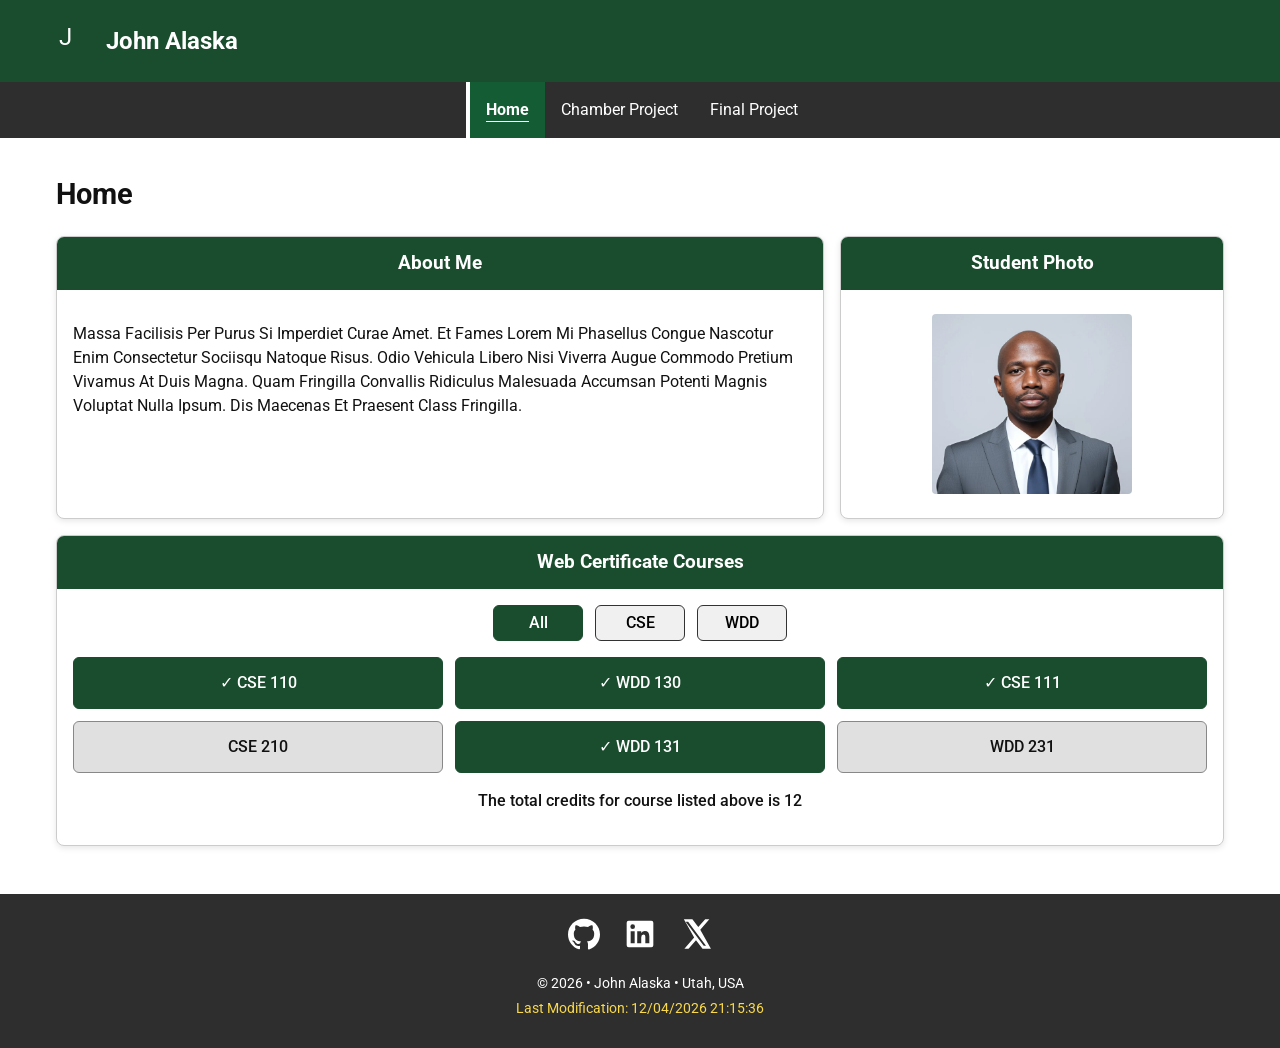
<file: index.html>
<!DOCTYPE html>
<html lang="en">

<head>
    <meta charset="UTF-8">
    <meta name="viewport" content="width=device-width, initial-scale=1.0">
    <title>WDD 231 - Course Home Page - John Alaska</title>
    <meta name="description"
        content="WDD 231 Course Home Page for John Alaska - Web and Computer Programming Certificate">
    <meta name="author" content="John Alaska">
    <link rel="preconnect" href="https://fonts.googleapis.com">
    <link rel="preconnect" href="https://fonts.gstatic.com" crossorigin>
    <link href="https://fonts.googleapis.com/css2?family=Roboto:wght@400;500;700&display=swap" rel="stylesheet">
    <link rel="stylesheet" href="styles/normalize.css">
    <link rel="stylesheet" href="styles/small.css">
    <link rel="stylesheet" href="styles/larger.css">
    <script src="scripts/navigation.js" defer></script>
    <script src="scripts/date.js" defer></script>
    <script src="scripts/course.js" defer></script>
</head>

<body>
    <header>
        <div class="header-top">
            <svg class="logo" viewBox="0 0 100 100" aria-label="Site Logo" role="img">
                <rect width="100" height="100" fill="#1a4d2e" />
                <text x="50" y="58" text-anchor="middle" fill="white" font-size="48" font-family="Roboto">J</text>
            </svg>
            <span class="site-name">John Alaska</span>
            <button id="menu" aria-label="Menu">☰</button>
        </div>
    </header>
    <nav id="animateme">
        <ul class="navigation">
            <li><a href="#" class="active" id="home-link">Home</a></li>
            <li><a href="chamber/index.html">Chamber Project</a></li>
            <li><a href="finalproject/index.html">Final Project</a></li>
        </ul>
    </nav>
    <main>
        <h1>Home</h1>
        <div class="main-grid">
            <section class="card about">
                <h2>About Me</h2>
                <div class="card-content">
                    <p>Massa Facilisis Per Purus Si Imperdiet Curae Amet. Et Fames Lorem Mi Phasellus Congue Nascotur
                        Enim Consectetur Sociisqu Natoque Risus. Odio Vehicula Libero Nisi Viverra Augue Commodo Pretium
                        Vivamus At Duis Magna. Quam Fringilla Convallis Ridiculus Malesuada Accumsan Potenti Magnis
                        Voluptat Nulla Ipsum. Dis Maecenas Et Praesent Class Fringilla.</p>
                </div>
            </section>
            <section class="card photo">
                <h2>Student Photo</h2>
                <div class="card-content photo-content">
                    <img src="images/profile.jpg" alt="John Alaska - Student Photo" width="200" height="200"
                        loading="lazy">
                </div>
            </section>
        </div>
        <section class="card certificate">
            <h2>Web Certificate Courses</h2>
            <div class="card-content">
                <div class="filter-buttons">
                    <button id="all" class="filter active">All</button>
                    <button id="cse" class="filter">CSE</button>
                    <button id="wdd" class="filter">WDD</button>
                </div>
                <div id="courses" class="courses-grid"></div>
                <p id="total-credits" class="credits">The total credits for course listed above is 6</p>
            </div>
        </section>
    </main>
    <footer>
        <div class="social">
            <a href="https://github.com/JohnOlshea/wdd231" target="_blank" aria-label="GitHub">
                <svg viewBox="0 0 24 24" width="32" height="32">
                    <path fill="currentColor"
                        d="M12 .5C5.37.5 0 5.78 0 12.292c0 5.207 3.438 9.625 8.205 11.179.6.111.82-.254.82-.562 0-.277-.01-1.165-.015-2.115-3.338.71-4.043-1.394-4.043-1.394-.546-1.36-1.333-1.722-1.333-1.722-1.089-.73.083-.715.083-.715 1.205.082 1.84 1.213 1.84 1.213 1.07 1.798 2.807 1.278 3.492.977.108-.76.419-1.278.762-1.572-2.665-.296-5.466-1.305-5.466-5.806 0-1.283.465-2.332 1.235-3.153-.124-.297-.535-1.493.117-3.112 0 0 1.008-.316 3.3 1.205a11.5 11.5 0 0 1 3.004-.394c1.02.005 2.045.136 3.002.394 2.29-1.521 3.297-1.205 3.297-1.205.653 1.619.242 2.815.118 3.112.77.821 1.235 1.87 1.235 3.153 0 4.512-2.804 5.507-5.475 5.799.43.364.814 1.083.814 2.183 0 1.576-.015 2.848-.015 3.233 0 .31.218.677.824.562C20.565 21.91 24 17.492 24 12.292 24 5.78 18.63.5 12 .5z" />
                </svg>
            </a>
            <a href="https://www.linkedin.com/in/john-o-akala/" target="_blank" aria-label="LinkedIn">
                <svg viewBox="0 0 24 24" width="32" height="32">
                    <path fill="currentColor"
                        d="M20.5 2h-17A1.5 1.5 0 0 0 2 3.5v17A1.5 1.5 0 0 0 3.5 22h17a1.5 1.5 0 0 0 1.5-1.5v-17A1.5 1.5 0 0 0 20.5 2zM8 19H5v-9h3zM6.5 8.25A1.75 1.75 0 1 1 8.25 6.5 1.75 1.75 0 0 1 6.5 8.25zM19 19h-3v-4.74c0-1.42-.6-1.93-1.38-1.93A1.74 1.74 0 0 0 13 14.19a.66.66 0 0 0-.07.24V19h-3s.02-9 0-9h3v1.3a3.1 3.1 0 0 1 2.8-1.53c2.06 0 3.27 1.36 3.27 4.16z" />
                </svg>
            </a>
            <a href="https://x.com/" target="_blank" aria-label="X">
                <svg viewBox="0 0 24 24" width="32" height="32">
                    <path fill="currentColor"
                        d="M18.9 1h3.1l-6.8 7.8L23.2 23h-6.3l-4.9-6.4-5.6 6.4H3.3l7.3-8.3L2.9 1h6.4l4.4 5.8L18.9 1zm-1.1 19.8h1.7L6.1 2.9H4.2z" />
                </svg>
            </a>
        </div>
        <p>&copy; <span id="currentyear"></span> • John Alaska • Utah, USA</p>
        <p id="lastModified"></p>
    </footer>
</body>

</html>
</file>
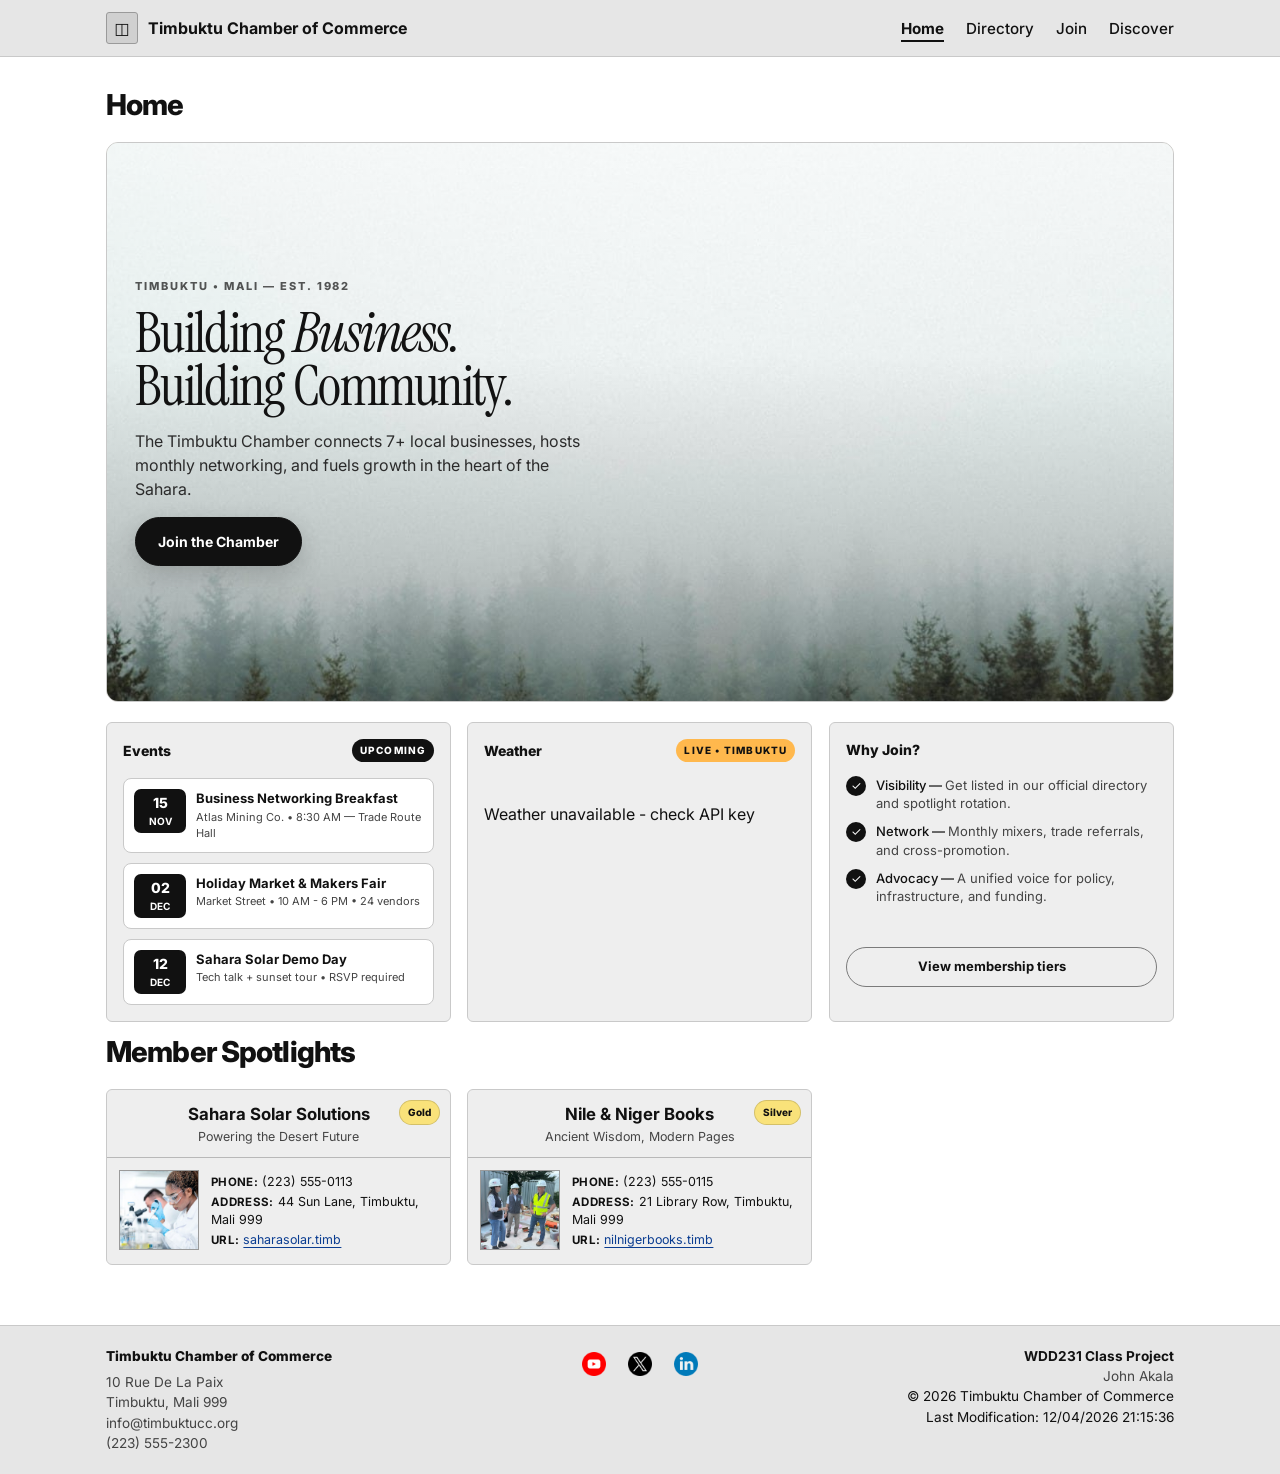
<file: chamber/index.html>
<!DOCTYPE html>
<html lang="en">
<head>
  <meta charset="UTF-8">
  <meta name="viewport" content="width=device-width, initial-scale=1.0">
  <title>Timbuktu Chamber of Commerce - Home</title>
  <meta name="description" content="Welcome to Timbuktu Chamber of Commerce - building business, building community. Join us, discover events, and support local businesses.">
  <meta name="author" content="John Akala">
  <link rel="icon" href="favicon.ico" type="image/x-icon">
  <link rel="icon" href="images/favicon.png" type="image/png">
  <meta property="og:title" content="Timbuktu Chamber of Commerce - Home">
  <meta property="og:description" content="Building business, building community in Timbuktu, Mali.">
  <meta property="og:image" content="https://johnolshea.github.io/wdd231/chamber/images/og-image.webp">
  <meta property="og:url" content="https://johnolshea.github.io/wdd231/chamber/index.html">
  <meta property="og:type" content="website">
  <link rel="preconnect" href="https://fonts.googleapis.com">
  <link rel="preconnect" href="https://fonts.gstatic.com" crossorigin>
  <link href="https://fonts.googleapis.com/css2?family=Inter:wght@400;500;600;700;800&family=Instrument+Serif:ital@0;1&display=swap" rel="stylesheet">
  <link rel="stylesheet" href="styles/normalize.css">
  <link rel="stylesheet" href="styles/small.css">
  <link rel="stylesheet" href="styles/larger.css">
  <script src="scripts/directory.js" defer></script>
  <script src="scripts/weather.js" defer></script>
  <script src="scripts/spotlight.js" defer></script>
</head>
<body>
  <a href="#main-content" class="visually-hidden">Skip to main content</a>
  <header>
    <div class="header-inner">
      <a href="index.html" class="brand" aria-label="Timbuktu Chamber of Commerce home">
        <span class="brand-icon" aria-hidden="true">◫</span>
        <span>Timbuktu Chamber of Commerce</span>
      </a>
      <nav id="navMenu" aria-label="Primary navigation">
        <ul>
          <li><a href="index.html" class="active" aria-current="page">Home</a></li>
          <li><a href="directory.html">Directory</a></li>
          <li><a href="join.html">Join</a></li>
          <li><a href="discover.html">Discover</a></li>
        </ul>
      </nav>
      <button id="menuButton" aria-label="Open navigation menu" aria-expanded="false" aria-controls="menuPanel">☰</button>
    </div>
    <div id="menuPanel" class="menu-panel">
      <a href="index.html" class="active">Home</a>
      <a href="directory.html">Directory</a>
      <a href="join.html">Join</a>
      <a href="discover.html">Discover</a>
    </div>
  </header>
  <main id="main-content">
    <h1 class="page-title">Home</h1>
    <section class="hero" aria-label="Welcome hero">
      <img src="images/banner.jpg" alt="Timbuktu desert dunes at sunset with caravan" class="hero-img" width="1160" height="560" loading="eager" fetchpriority="high">
      <div class="hero-overlay"></div>
      <div class="hero-content">
        <div class="hero-left">
          <p class="eyebrow">TIMBUKTU • MALI — EST. 1982</p>
          <h2 class="hero-title">Building <em>Business.</em><br>Building Community.</h2>
          <p class="hero-sub">The Timbuktu Chamber connects 7+ local businesses, hosts monthly networking, and fuels growth in the heart of the Sahara.</p>
          <a href="join.html" class="cta-primary">Join the Chamber</a>
        </div>
      </div>
    </section>
    <div class="info-grid">
      <article class="member-card"><div class="info-card"><div class="info-card-head"><h2 class="info-card-title">Events</h2><span class="info-badge">Upcoming</span></div><div class="events-list"><div class="event-row"><div class="date-pill"><b>15</b><span>NOV</span></div><div class="event-meta"><div class="ev-title">Business Networking Breakfast</div><div class="ev-desc">Atlas Mining Co. • 8:30 AM — Trade Route Hall</div></div></div><div class="event-row"><div class="date-pill"><b>02</b><span>DEC</span></div><div class="event-meta"><div class="ev-title">Holiday Market & Makers Fair</div><div class="ev-desc">Market Street • 10 AM - 6 PM • 24 vendors</div></div></div><div class="event-row"><div class="date-pill"><b>12</b><span>DEC</span></div><div class="event-meta"><div class="ev-title">Sahara Solar Demo Day</div><div class="ev-desc">Tech talk + sunset tour • RSVP required</div></div></div></div></div></article>
      <article class="member-card"><div class="info-card"><div class="info-card-head"><h2 class="info-card-title">Weather</h2><span id="weather-badge" class="info-badge live-badge">Live • Timbuktu</span></div><div id="weather-current" class="weather-main"><p>Loading weather...</p></div><div id="forecast" class="forecast"></div></div></article>
      <article class="member-card"><div class="info-card"><div class="info-card-head"><h2 class="info-card-title">Why Join?</h2></div><div class="benefits"><div class="benefit"><span class="check">✓</span><p>Visibility — <span>Get listed in our official directory and spotlight rotation.</span></p></div><div class="benefit"><span class="check">✓</span><p>Network — <span>Monthly mixers, trade referrals, and cross-promotion.</span></p></div><div class="benefit"><span class="check">✓</span><p>Advocacy — <span>A unified voice for policy, infrastructure, and funding.</span></p></div></div><a href="join.html" class="secondary-cta">View membership tiers</a></div></article>
    </div>
    <h2 class="page-title">Member Spotlights</h2>
    <div id="spotlights" class="cards-grid" aria-live="polite"></div>
  </main>
  <footer>
    <div class="footer-inner">
      <div><div class="footer-title">Timbuktu Chamber of Commerce</div><div class="footer-muted">10 Rue De La Paix<br>Timbuktu, Mali 999<br>info@timbuktucc.org<br>(223) 555-2300</div></div>
      <div class="social-col"><div class="social-row" role="group" aria-label="Social media"><a href="https://youtube.com" target="_blank" rel="noopener" aria-label="YouTube"><img src="images/youtube.png" alt="youtube" width="24" height="24"></a><a href="https://x.com" target="_blank" rel="noopener" aria-label="X"><img src="images/twitter.png" alt="twitter" width="24" height="24"></a><a href="https://linkedin.com" target="_blank" rel="noopener" aria-label="LinkedIn"><img src="images/linkedin.png" alt="linkedin" width="24" height="24"></a></div></div>
      <div class="right-col"><div><strong>WDD231 Class Project</strong></div><div class="footer-muted">John Akala</div><div>© <span id="currentyear"></span> Timbuktu Chamber of Commerce</div><div>Last Modification: <span id="lastModified"></span></div></div>
    </div>
  </footer>
</body>
</html>
</file>
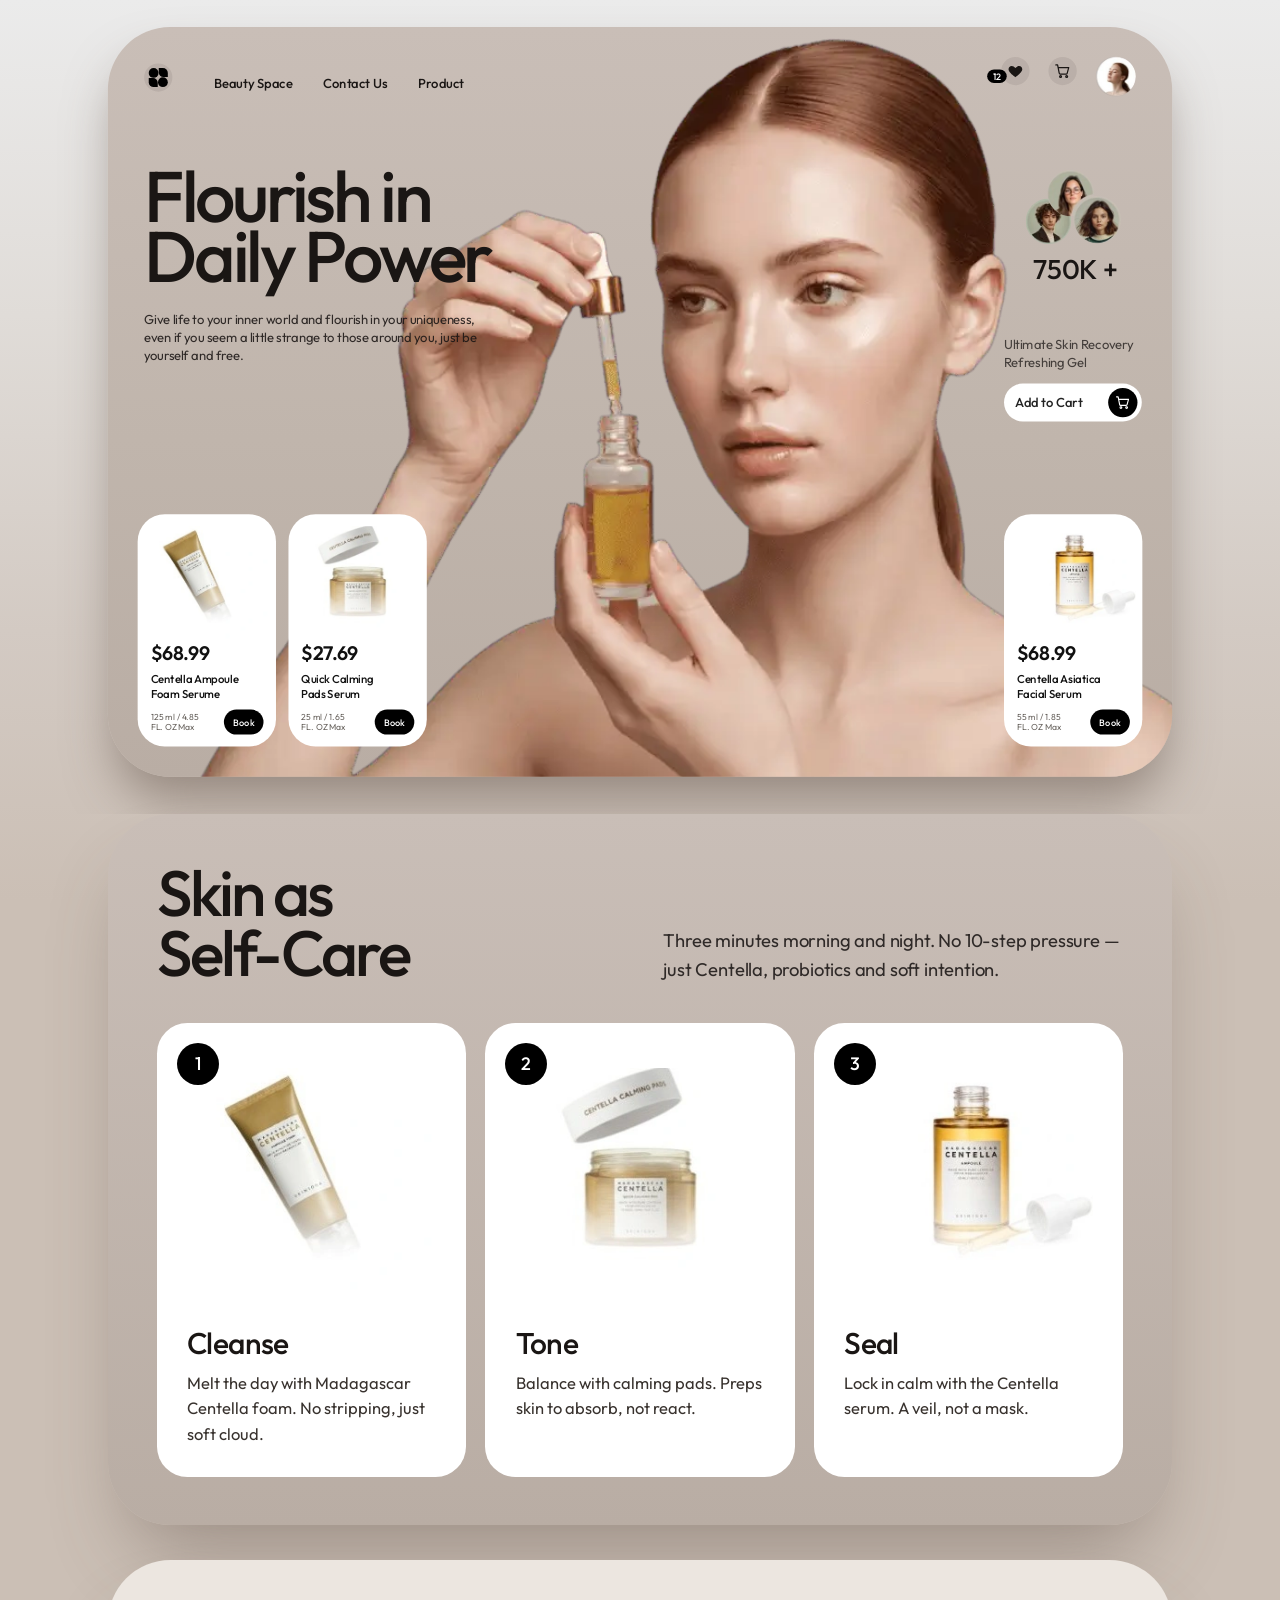
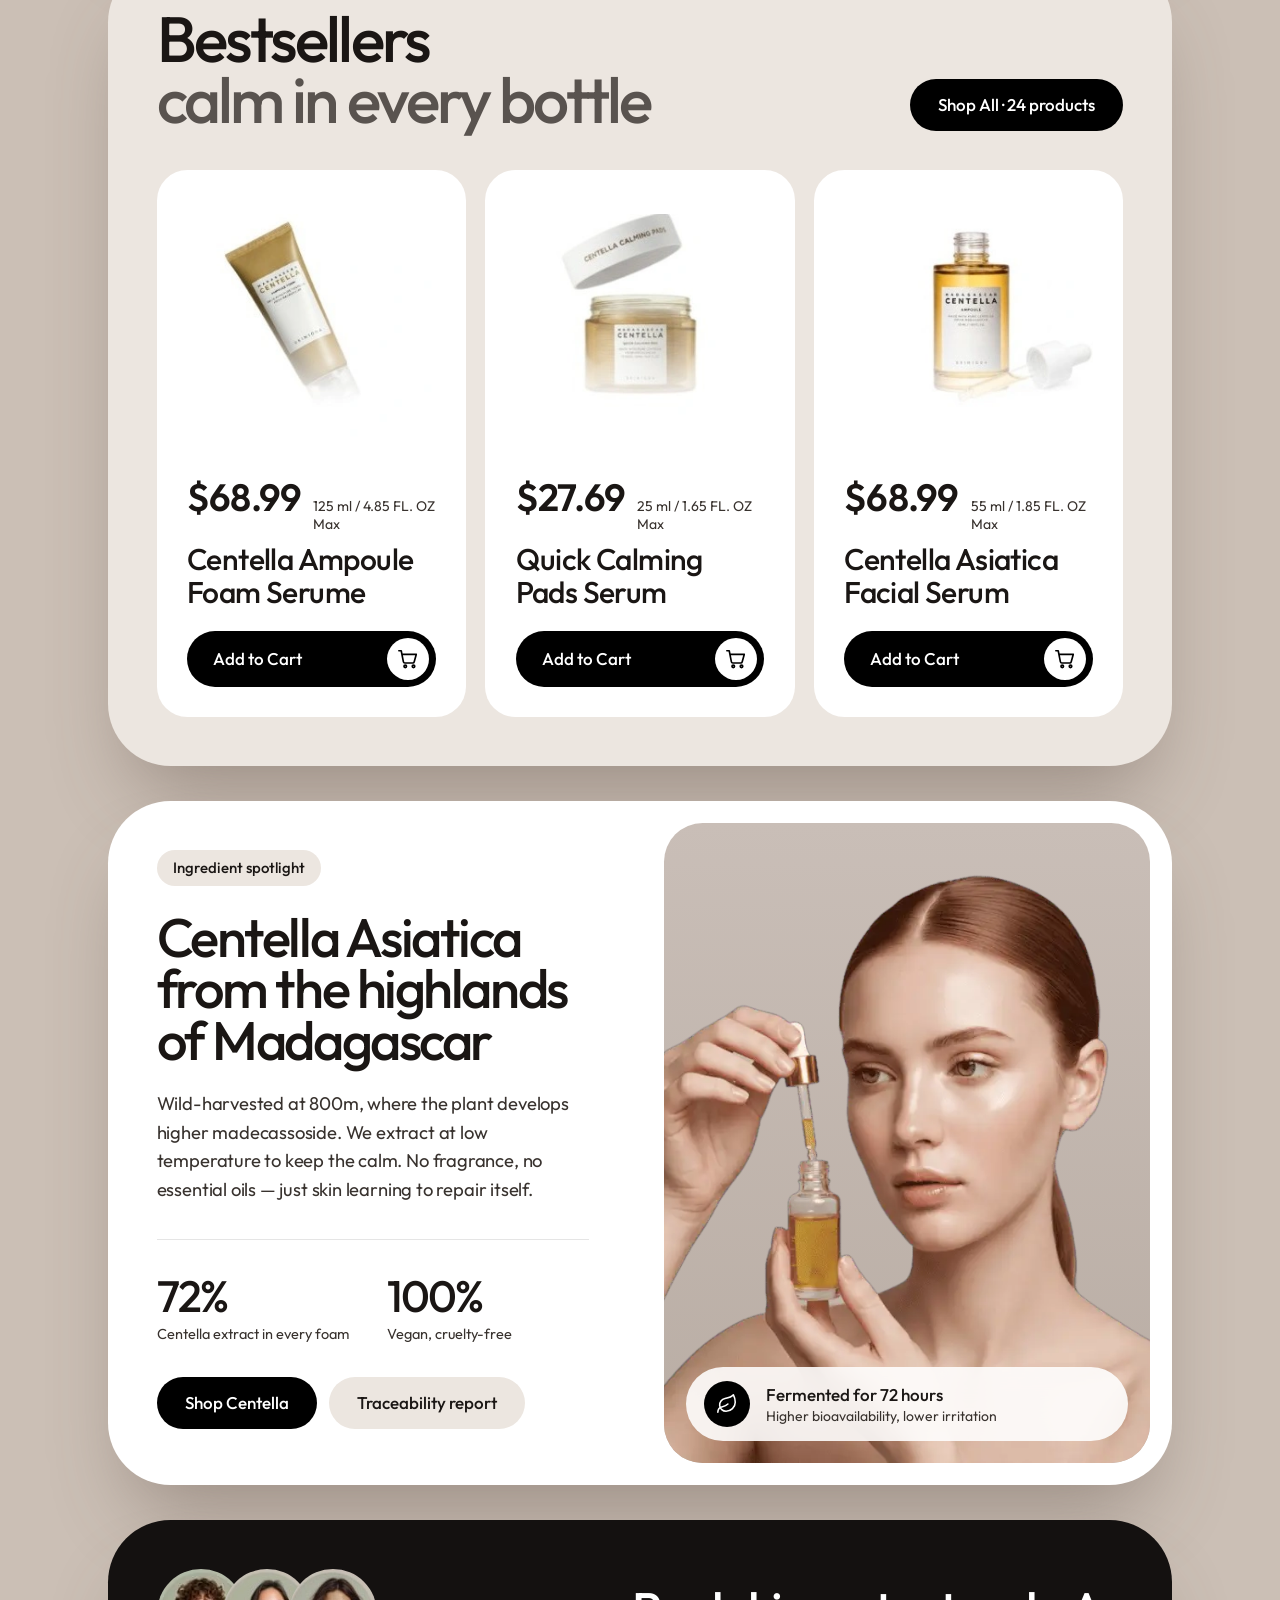
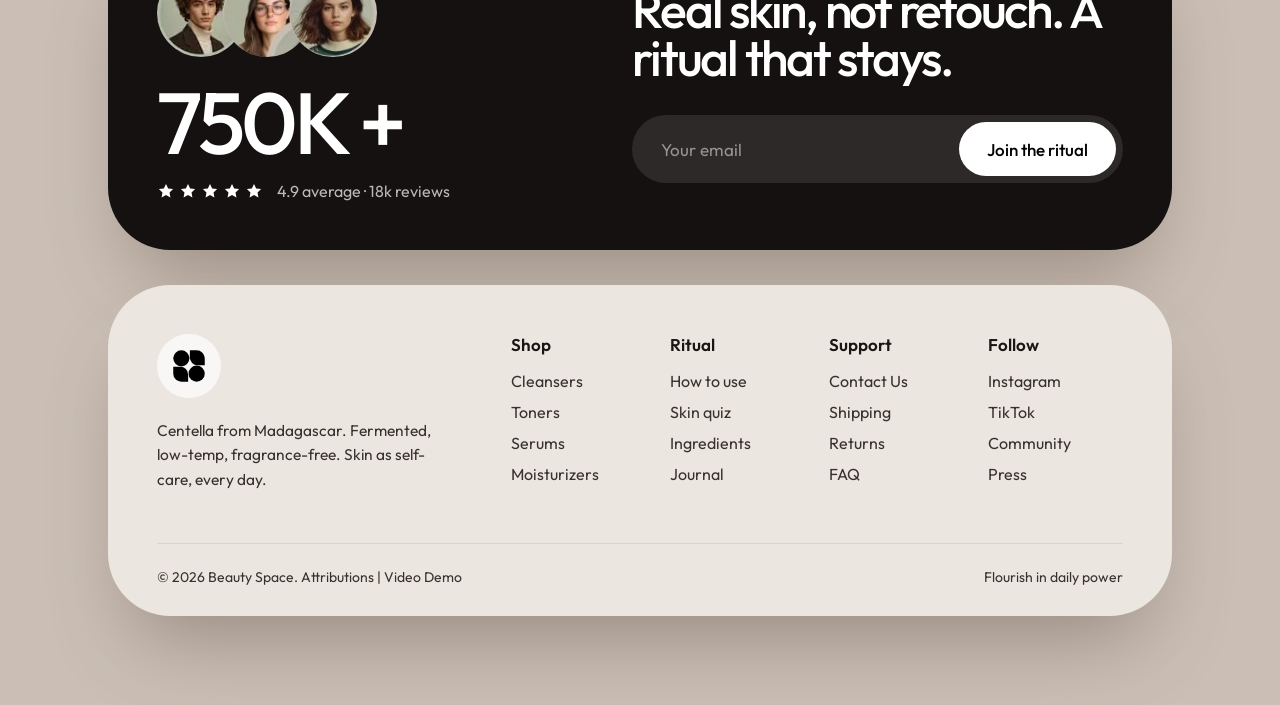
<file: finalproject/index.html>
<!DOCTYPE html>
<html lang="en">

<head>
  <meta charset="UTF-8">
  <meta name="viewport" content="width=device-width, initial-scale=1">

  <title>Beauty Space | Gentle Skincare for Everyday Calm</title>

  <!-- SEO metadata -->
  <meta name="description"
    content="Discover gentle Centella skincare at Beauty Space. Explore calming cleansers, serums, and simple daily rituals for healthy-looking skin.">
  <meta name="author" content="John Akala">

  <!-- Favicon -->
  <link rel="icon" type="image/svg+xml" href="images/favicon.svg">

  <!-- Open Graph metadata for social sharing -->
  <meta property="og:title" content="Beauty Space | Gentle Skincare for Everyday Calm">
  <meta property="og:description"
    content="Discover gentle Centella skincare at Beauty Space. Explore calming cleansers, serums, and simple daily rituals for healthy-looking skin.">
  <meta property="og:image"
    content="https://johnolshea.github.io/wdd231/finalproject/images/beauty_banner_transparent.webp">
  <meta property="og:url" content="https://johnolshea.github.io/wdd231/finalproject/">
  <meta property="og:type" content="website">

  <!-- Google Fonts -->
  <link rel="preconnect" href="https://fonts.googleapis.com">
  <link rel="preconnect" href="https://fonts.gstatic.com" crossorigin>
  <link href="https://fonts.googleapis.com/css2?family=Outfit:wght@400;500;600&display=swap" rel="stylesheet">

  <!-- CSS files -->
  <link rel="stylesheet" href="styles/style.css">
  <link rel="stylesheet" href="styles/medium.css">

  <script src="scripts/nav.js" defer></script>
  <script src="scripts/script.js" defer></script>
</head>

<body id="top">
  <svg width="0" height="0" aria-hidden="true">
    <symbol id="i-cart" viewBox="0 0 24 24" fill="none" stroke="currentColor" stroke-width="1.8" stroke-linecap="round"
      stroke-linejoin="round">
      <circle cx="9" cy="20" r="1.4" />
      <circle cx="18" cy="20" r="1.4" />
      <path d="M2 3h2.6l2.4 12.2a1.5 1.5 0 0 0 1.5 1.2h8.7a1.5 1.5 0 0 0 1.5-1.1L21 7H5.4" />
    </symbol>
    <symbol id="i-logo" viewBox="0 0 40 40" fill="currentColor">
      <circle cx="11" cy="11" r="9.5" />
      <circle cx="29" cy="29" r="9.5" />
      <path d="M21 1.5h8a9.5 9.5 0 0 1 9.5 9.5v8H30a9 9 0 0 1-9-9z" />
      <path d="M1.5 21H10a9 9 0 0 1 9 9v8.5h-8A9.5 9.5 0 0 1 1.5 29z" />
    </symbol>
    <symbol id="i-leaf" viewBox="0 0 24 24" fill="none" stroke="currentColor" stroke-width="1.7" stroke-linecap="round"
      stroke-linejoin="round">
      <path d="M11 20A7 7 0 0 1 9.8 6.1C15.5 5 17 4.5 19 2c1 2 2 4.2 2 8 0 5.5-4.8 10-10 10z" />
      <path d="M2 21c0-3 1.9-5.4 5.1-6C9.5 14.5 12 13 13 12" />
    </symbol>
    <symbol id="i-star" viewBox="0 0 24 24" fill="currentColor">
      <path d="m12 2.5 2.9 6 6.6.9-4.8 4.6 1.2 6.5-5.9-3.2-5.9 3.2 1.2-6.5L2.5 9.4l6.6-.9z" />
    </symbol>
  </svg>
  <header class="dock" id="dock"><a class="dlogo" href="#top" aria-label="Top"><svg>
        <use href="#i-logo" />
      </svg></a>
    <nav><a href="#ritual">Beauty Space</a><a href="contact.html">Contact Us</a><a href="products.html">Product</a>
    </nav><a class="dcart" href="#bestsellers" aria-label="Cart"><span class="cb" hidden>0</span><svg>
        <use href="#i-cart" />
      </svg><span class="cb" hidden>0</span></a>
  </header>
  <div class="hero">
    <div class="stage" id="stage">
      <main class="card">
        <img class="model" src="images/beauty_banner_transparent.webp" alt="Model applying a serum">

        <div class="hbar"><a class="circle logo" href="#" aria-label="Beauty Space home">
            <svg viewBox="0 0 40 40" fill="#000">
              <circle cx="11" cy="11" r="9.5" />
              <circle cx="29" cy="29" r="9.5" />
              <path d="M21 1.5h8a9.5 9.5 0 0 1 9.5 9.5v8H30a9 9 0 0 1-9-9z" />
              <path d="M1.5 21H10a9 9 0 0 1 9 9v8.5h-8A9.5 9.5 0 0 1 1.5 29z" />
            </svg>
          </a>
          <nav class="nav" id="site-nav">
            <a href="#ritual" aria-current="page">Beauty Space</a>
            <a href="contact.html">Contact Us</a>
            <a href="products.html">Product</a>
          </nav>

          <span class="badge" id="wishCount">12</span>
          <button class="circle icon wish" id="wish" aria-label="Wishlist">
            <svg viewBox="0 0 24 24" fill="currentColor">
              <path
                d="M12 21s-7.5-4.6-9.6-9.3C.9 8.3 2.8 4.5 6.6 4.5c2 0 3.6 1.1 5.4 3.1 1.8-2 3.4-3.1 5.4-3.1 3.8 0 5.7 3.8 4.2 7.2C19.5 16.4 12 21 12 21z" />
            </svg>
          </button>
          <button class="circle icon cart" aria-label="Cart">
            <svg viewBox="0 0 24 24" fill="none" stroke="currentColor" stroke-width="1.8" stroke-linecap="round"
              stroke-linejoin="round">
              <circle cx="9" cy="20" r="1.4" />
              <circle cx="18" cy="20" r="1.4" />
              <path d="M2 3h2.6l2.4 12.2a1.5 1.5 0 0 0 1.5 1.2h8.7a1.5 1.5 0 0 0 1.5-1.1L21 7H5.4" />
            </svg>
          </button>
          <img class="me" src="images/avatar-me.webp" alt="Beauty Space profile avatar">

          <button class="circle menu" type="button" aria-label="Menu" aria-expanded="false"
            aria-controls="site-nav"><svg aria-hidden="true" viewBox="0 0 24 24" fill="none" stroke="currentColor"
              stroke-width="2" stroke-linecap="round">
              <path d="M4 7h16M4 12h16M4 17h16" />
            </svg></button>
        </div>
        <div class="hcopy">
          <h1 class="title">Flourish in<br>Daily Power</h1>
          <p class="lead">Give life to your inner world and flourish in your uniqueness, <br>even if you seem a little
            strange to those around you, just be <br>yourself and free.</p>

        </div>
        <div class="hproof"><img class="av av1" src="images/avatar-2.webp" alt="second avatar">
          <img class="av av2" src="images/avatar-1.webp" alt="fist avatar">
          <img class="av av3" src="images/avatar-3.webp" alt="third avatar">
          <div class="count">750K +</div>
          <p class="feature">Ultimate Skin Recovery<br>Refreshing Gel</p>
          <button class="add" id="addCart"><span>Add to Cart</span>
            <i><svg viewBox="0 0 24 24" fill="none" stroke="#fff" stroke-width="1.8" stroke-linecap="round"
                stroke-linejoin="round">
                <circle cx="9" cy="20" r="1.4" />
                <circle cx="18" cy="20" r="1.4" />
                <path d="M2 3h2.6l2.4 12.2a1.5 1.5 0 0 0 1.5 1.2h8.7a1.5 1.5 0 0 0 1.5-1.1L21 7H5.4" />
              </svg></i>
          </button>

        </div>
        <div class="prods">
          <article class="product p1">
            <img src="images/product-1.webp" alt="Centella Ampoule Foam Serume">
            <b class="price">$68.99</b>
            <h2>Centella Ampoule<br>Foam Serume</h2>
            <p>125 ml / 4.85<br>FL. OZ Max</p>
            <button class="book">Book</button>
          </article>
          <article class="product p2">
            <img src="images/product-2.webp" alt="Quick Calming Pads Serum">
            <b class="price">$27.69</b>
            <h2>Quick Calming<br>Pads Serum</h2>
            <p>25 ml / 1.65<br>FL. OZ Max</p>
            <button class="book">Book</button>
          </article>
          <article class="product p3">
            <img src="images/product-3.webp" alt="Centella Asiatica Facial Serum">
            <b class="price">$68.99</b>
            <h2>Centella Asiatica<br>Facial Serum</h2>
            <p>55 ml / 1.85<br>FL. OZ Max</p>
            <button class="book">Book</button>
          </article>
        </div>
      </main>
    </div>
  </div>
  <div class="end">
    <section class="wrap sec taupe" id="ritual">
      <div class="head">
        <h2 class="h2 w">Skin as<br>Self-Care</h2>
        <p class="lede w">Three minutes morning and night. No 10-step pressure — just Centella, probiotics and soft
          intention.</p>
      </div>
      <div class="grid3">
        <article class="step">
          <i class="num">1</i>
          <img src="images/product-1.webp" alt="Centella Ampoule Foam cleanser for gentle skin cleansing">
          <h3>Cleanse</h3>
          <p>Melt the day with Madagascar Centella foam. No stripping, just soft cloud.</p>
        </article>

        <article class="step">
          <i class="num">2</i>
          <img src="images/product-2.webp" alt="Quick Calming Pads for soothing and toning skin">
          <h3>Tone</h3>
          <p>Balance with calming pads. Preps skin to absorb, not react.</p>
        </article>

        <article class="step">
          <i class="num">3</i>
          <img src="images/product-3.webp" alt="Centella Asiatica facial serum for a calming skincare routine">
          <h3>Seal</h3>
          <p>Lock in calm with the Centella serum. A veil, not a mask.</p>
        </article>
      </div>
    </section>

    <section class="wrap sec sand" id="bestsellers">
      <div class="head">
        <h2 class="h2">Bestsellers<br><span>calm in every bottle</span></h2><a class="pill" href="products.html">Shop
          All · 24 products</a>
      </div>
      <div class="grid3">
        <article class="item"><img src="images/product-1.webp" alt="Centella Ampoule Foam Serume">
          <div class="row"><b>$68.99</b><span>125 ml / 4.85 FL. OZ Max</span></div>
          <h3>Centella Ampoule Foam Serume</h3><button class="buy"><span>Add to Cart</span><i><svg>
                <use href="#i-cart" />
              </svg></i></button>
        </article>
        <article class="item"><img src="images/product-2.webp" alt="Quick Calming Pads Serum">
          <div class="row"><b>$27.69</b><span>25 ml / 1.65 FL. OZ Max</span></div>
          <h3>Quick Calming Pads Serum</h3><button class="buy"><span>Add to Cart</span><i><svg>
                <use href="#i-cart" />
              </svg></i></button>
        </article>
        <article class="item"><img src="images/product-3.webp" alt="Centella Asiatica Facial Serum">
          <div class="row"><b>$68.99</b><span>55 ml / 1.85 FL. OZ Max</span></div>
          <h3>Centella Asiatica Facial Serum</h3><button class="buy"><span>Add to Cart</span><i><svg>
                <use href="#i-cart" />
              </svg></i></button>
        </article>
      </div>
    </section>

    <section class="wrap sec white spot" id="product">
      <div class="txt"><span class="tag">Ingredient spotlight</span>
        <h2 class="h2">Centella Asiatica from the highlands of Madagascar</h2>
        <p class="lede">Wild-harvested at 800m, where the plant develops higher madecassoside. We extract at low
          temperature to keep the calm. No fragrance, no essential oils — just skin learning to repair itself.</p>
        <div class="stats">
          <div><b>72%</b><span>Centella extract in every foam</span></div>
          <div><b>100%</b><span>Vegan, cruelty-free</span></div>
        </div>
        <div class="btns"><a class="pill" href="products.html">Shop Centella</a><a class="pill ghost"
            href="#contact">Traceability report</a></div>
      </div>
      <div class="vis taupe"><img src="images/beauty_banner_transparent.webp" alt="Model applying Centella serum">
        <div class="chip"><i><svg>
              <use href="#i-leaf" />
            </svg></i>
          <div><b>Fermented for 72 hours</b><span>Higher bioavailability, lower irritation</span></div>
        </div>
      </div>
    </section>

    <section class="wrap sec dark" id="community">
      <div class="proof">
        <div class="avs"><img src="images/avatar-2.webp" alt="second avatar"><img src="images/avatar-1.webp"
            alt="first avatar"><img src="images/avatar-3.webp" alt="third avatar"></div><b class="big">750K +</b>
        <div class="rate"><svg>
            <use href="#i-star" />
          </svg><svg>
            <use href="#i-star" />
          </svg><svg>
            <use href="#i-star" />
          </svg><svg>
            <use href="#i-star" />
          </svg><svg>
            <use href="#i-star" />
          </svg><span>4.9 average · 18k reviews</span></div>
      </div>
      <div class="join">
        <h2 class="h2">Real skin, not retouch. A ritual that stays.</h2>
        <form class="sub" id="sub"><input type="email" required placeholder="Your email" aria-label="Email"><button>Join
            the ritual</button></form>
        <p class="ok" id="ok" hidden>Thank you — you're on the list.</p>
      </div>
    </section>

    <footer class="wrap sec sand foot" id="contact">
      <div class="fl">
        <a class="flogo" href="#top" aria-label="Beauty Space - Back to top">
          <svg aria-hidden="true">
            <use href="#i-logo"></use>
          </svg>
        </a>
        <p>Centella from Madagascar. Fermented, low-temp, fragrance-free. Skin as self-care, every day.</p>
      </div>
      <div class="cols">
        <div>
          <h3>Shop</h3>
          <a href="products.html">Cleansers</a>
          <a href="products.html">Toners</a>
          <a href="products.html">Serums</a>
          <a href="products.html">Moisturizers</a>
        </div>
        <div>
          <h3>Ritual</h3>
          <a href="#">How to use</a>
          <a href="#">Skin quiz</a>
          <a href="#">Ingredients</a>
          <a href="#">Journal</a>
        </div>
        <div>
          <h3>Support</h3>
          <a href="contact.html">Contact Us</a>
          <a href="#">Shipping</a>
          <a href="#">Returns</a>
          <a href="#">FAQ</a>
        </div>
        <div>
          <h3>Follow</h3>
          <a href="#">Instagram</a>
          <a href="#">TikTok</a>
          <a href="#">Community</a>
          <a href="#">Press</a>
        </div>
      </div>
      <div class="legal">
        <span>© 2026 Beauty Space. <a href="attributions.html">Attributions</a> | <a href="https://www.loom.com/share/4e817f8eb1d74590bd6f86581abb30bf"
            target="_blank">Video Demo</a></span>
        <span>Flourish in daily power</span>
      </div>
    </footer>
  </div>

</body>

</html>
</file>
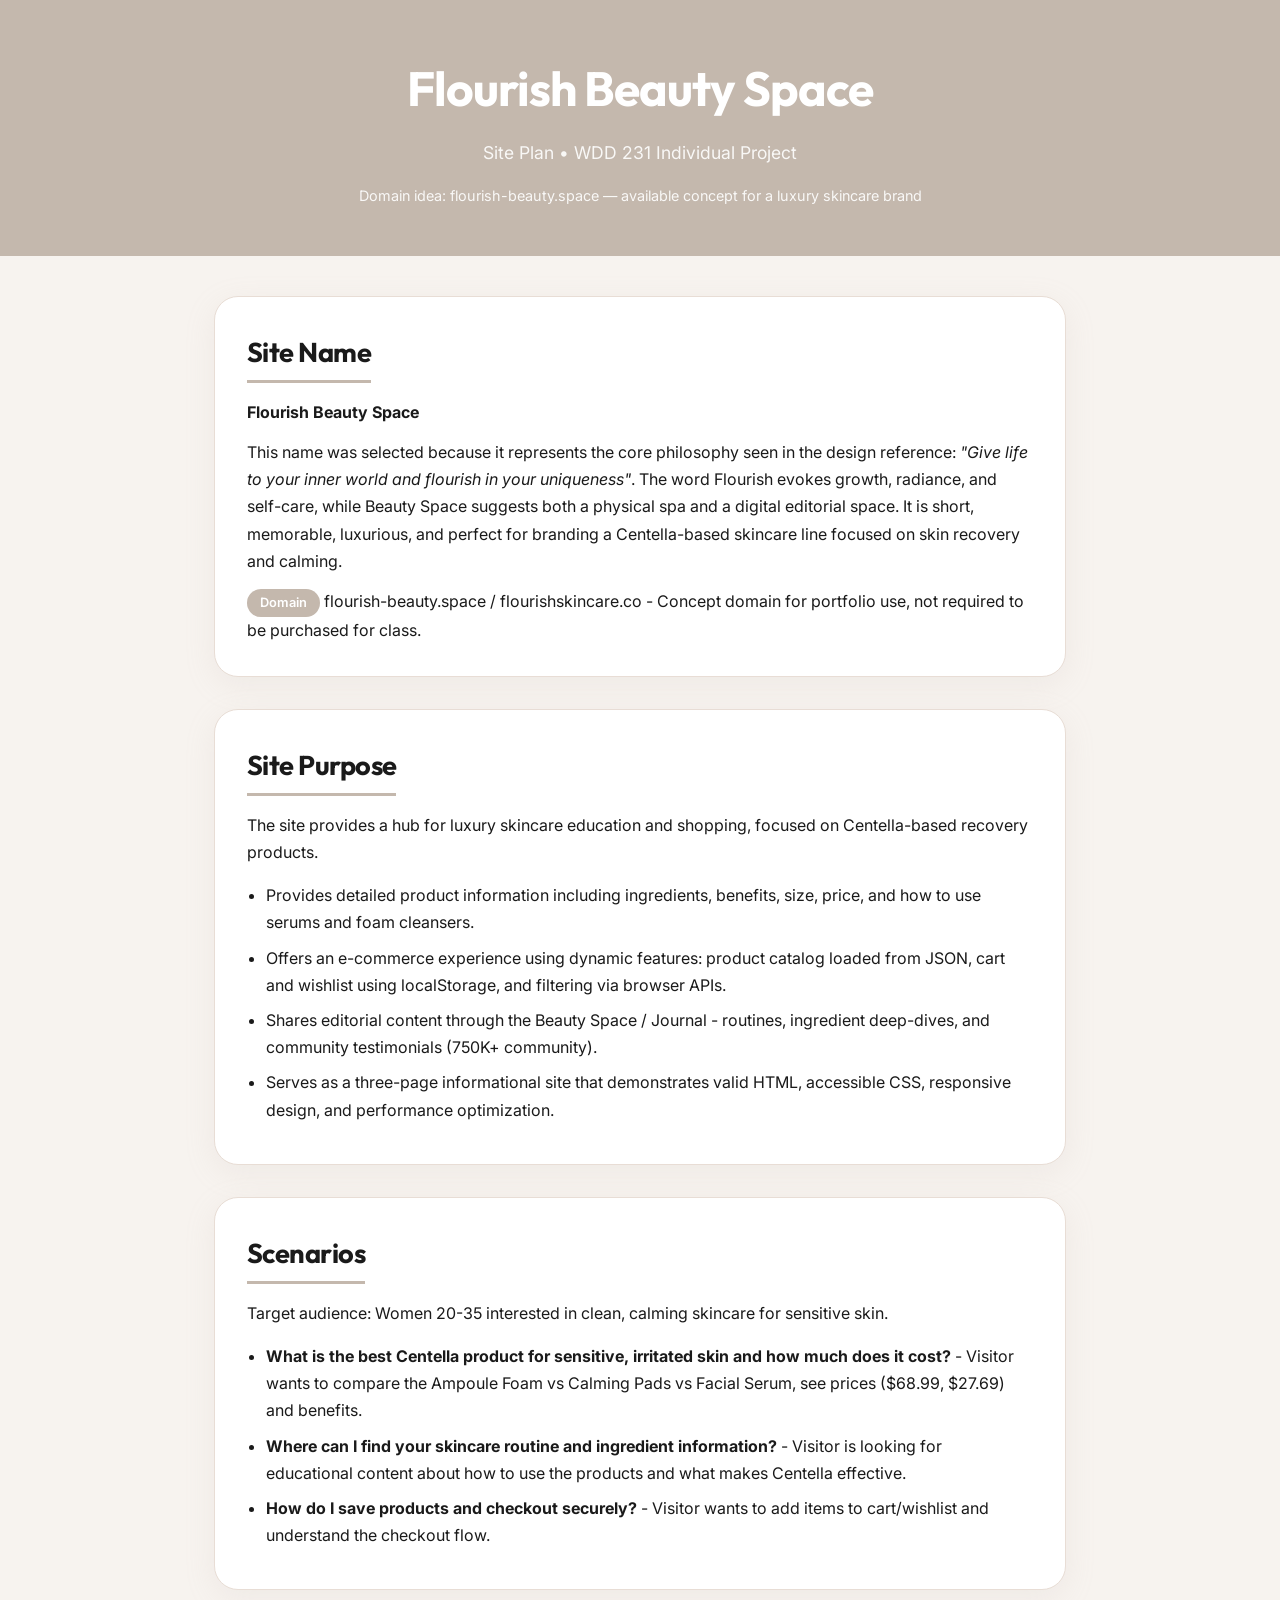
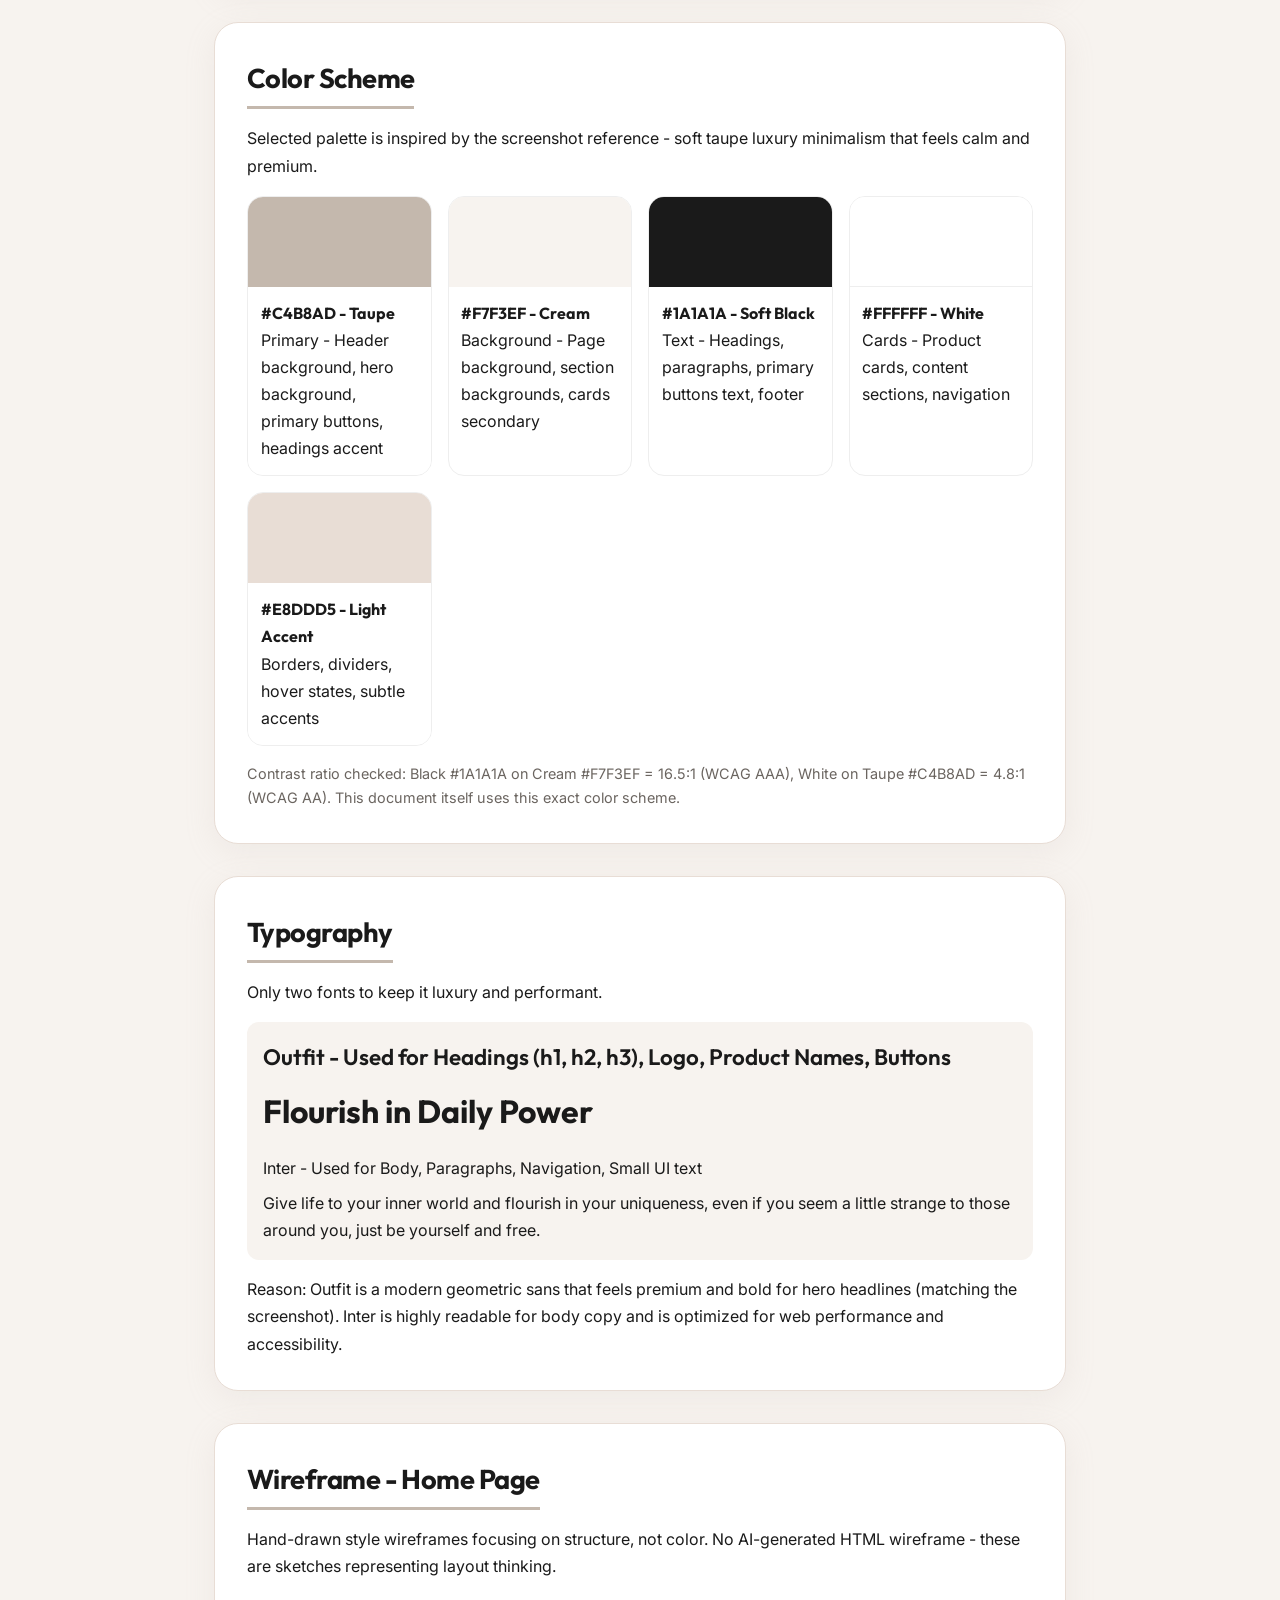
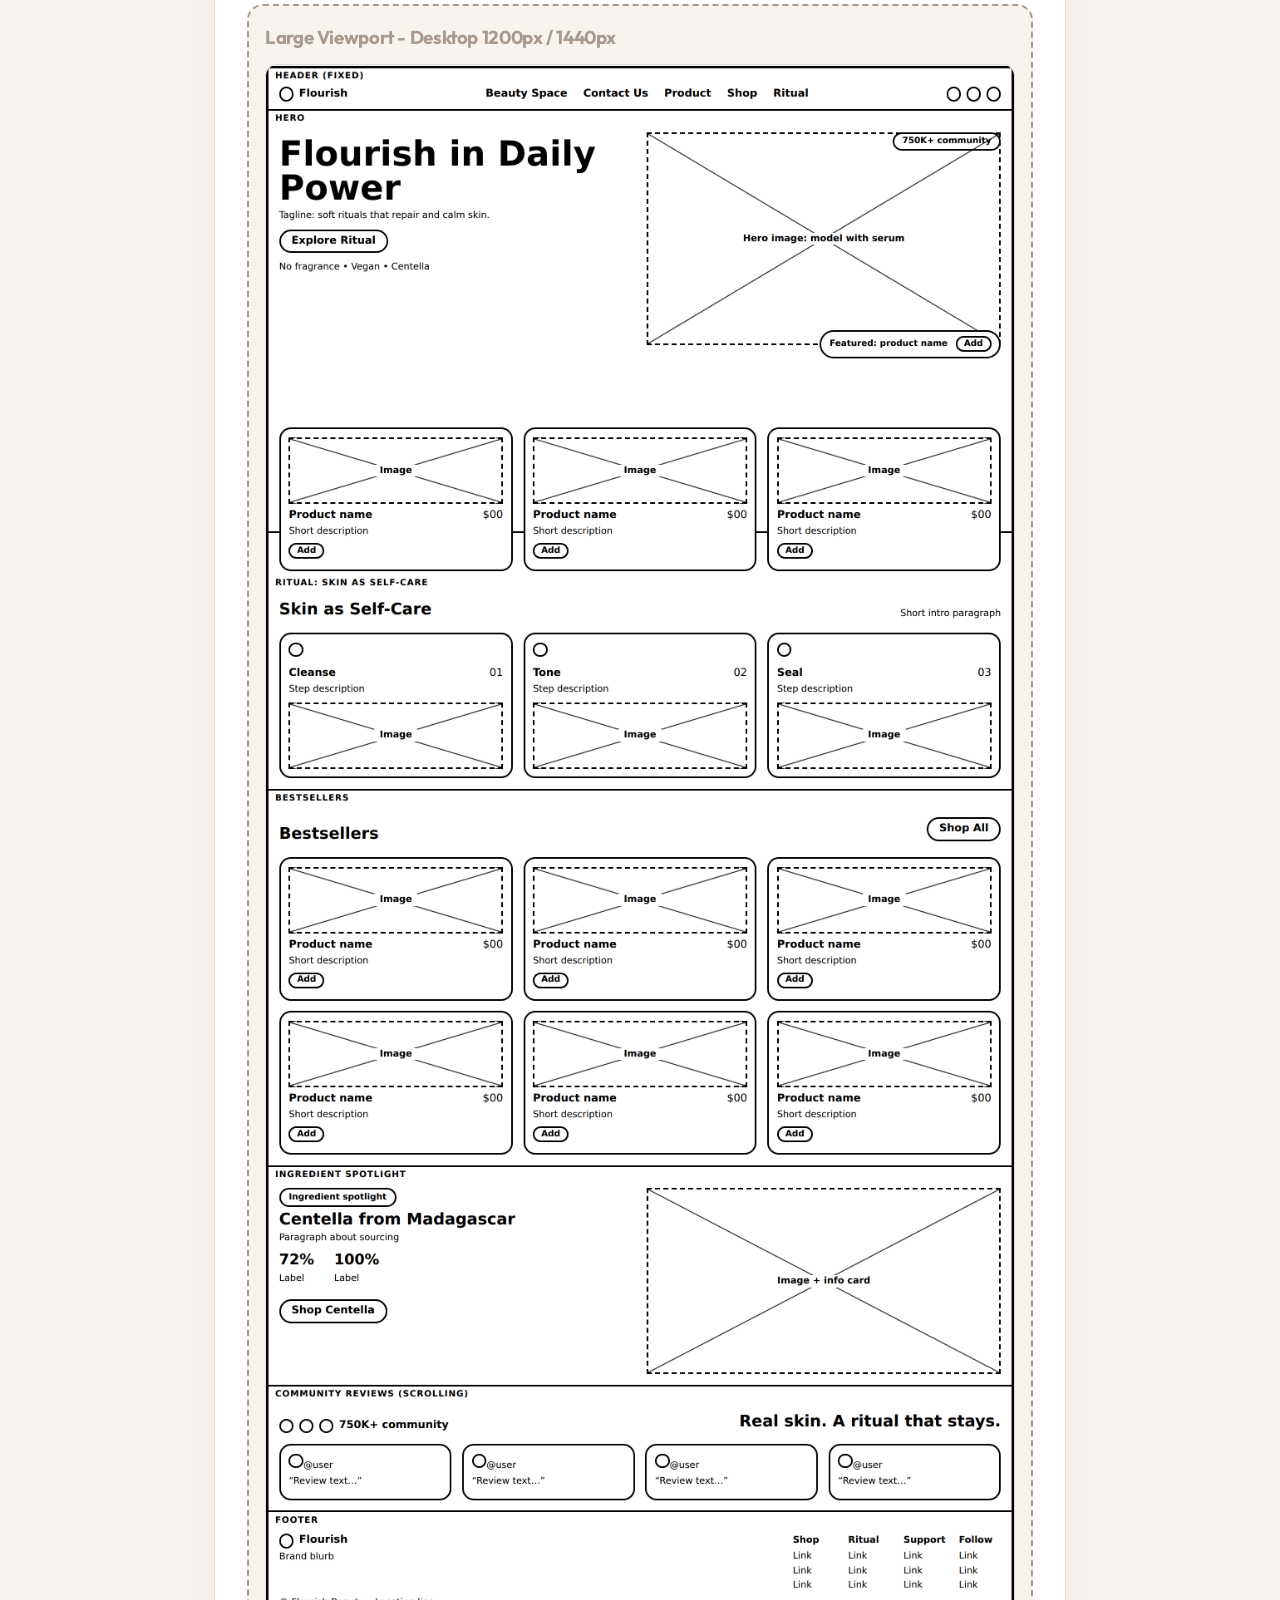
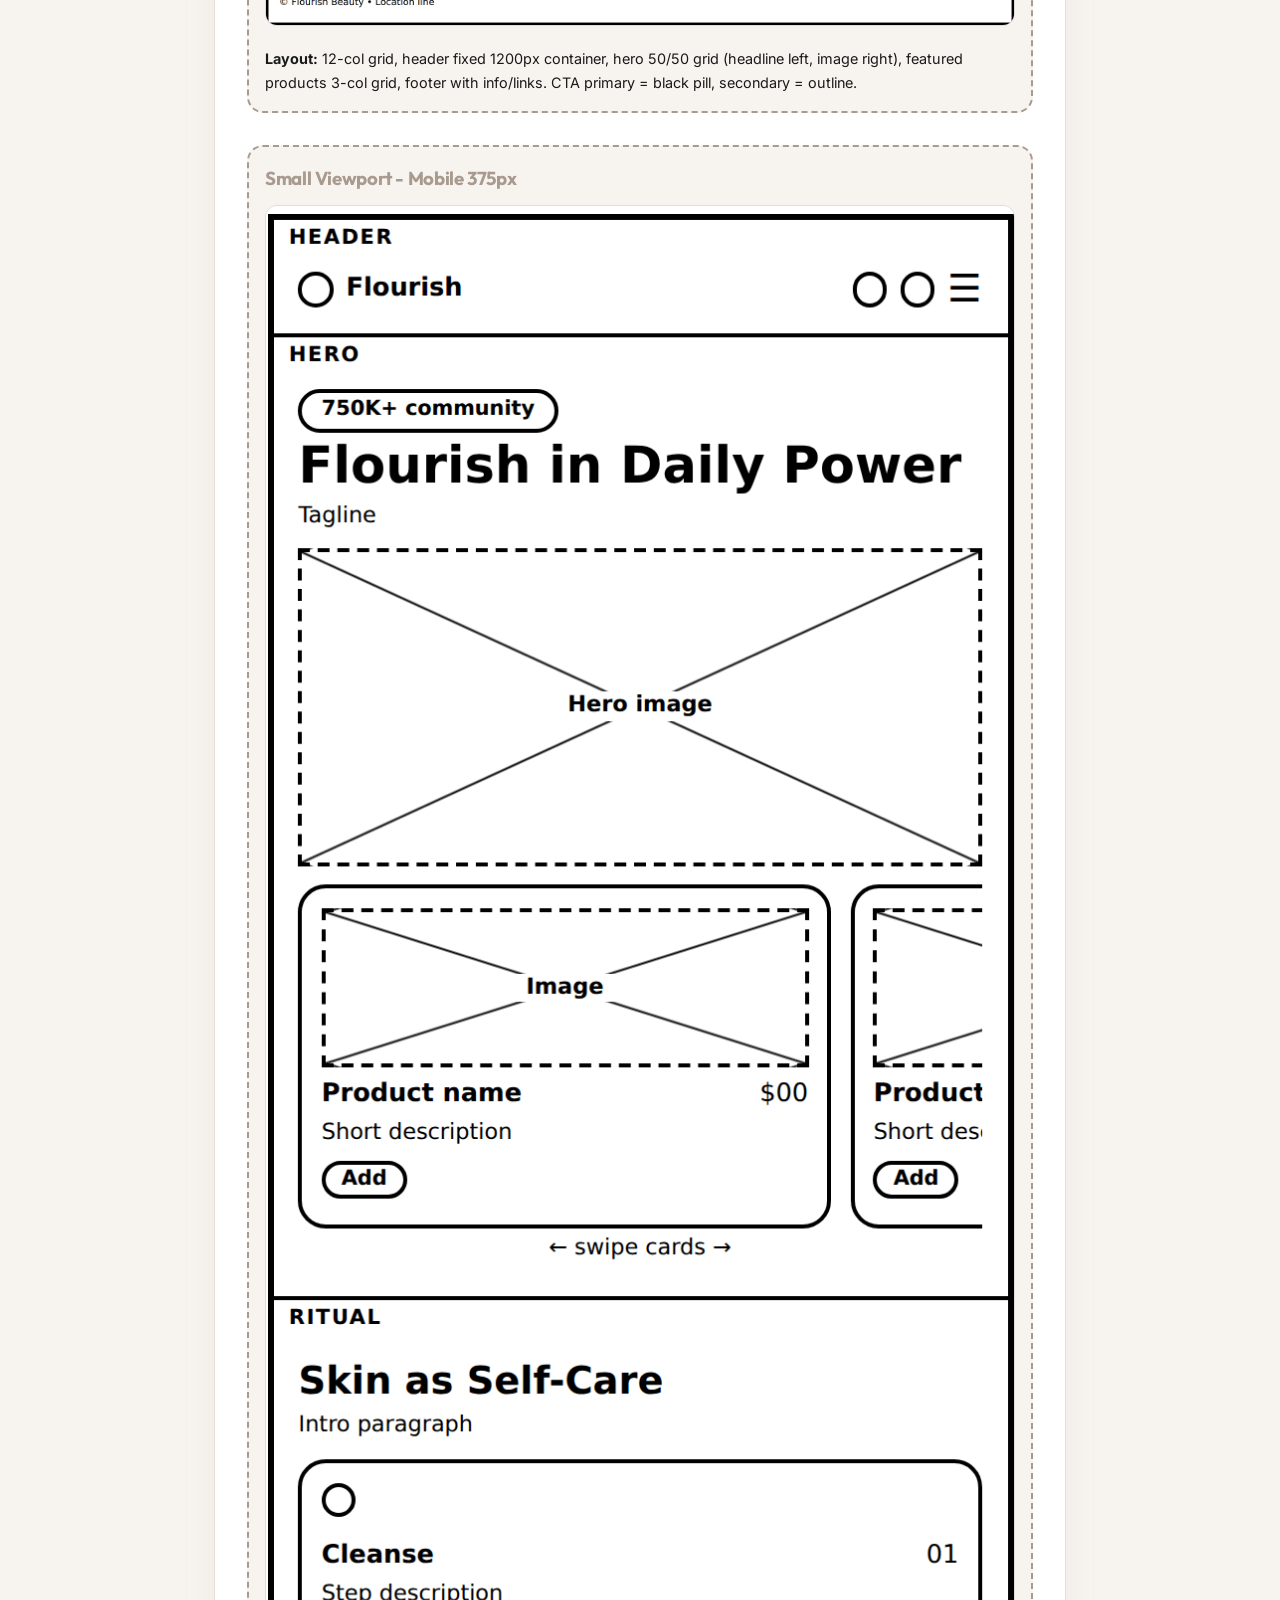
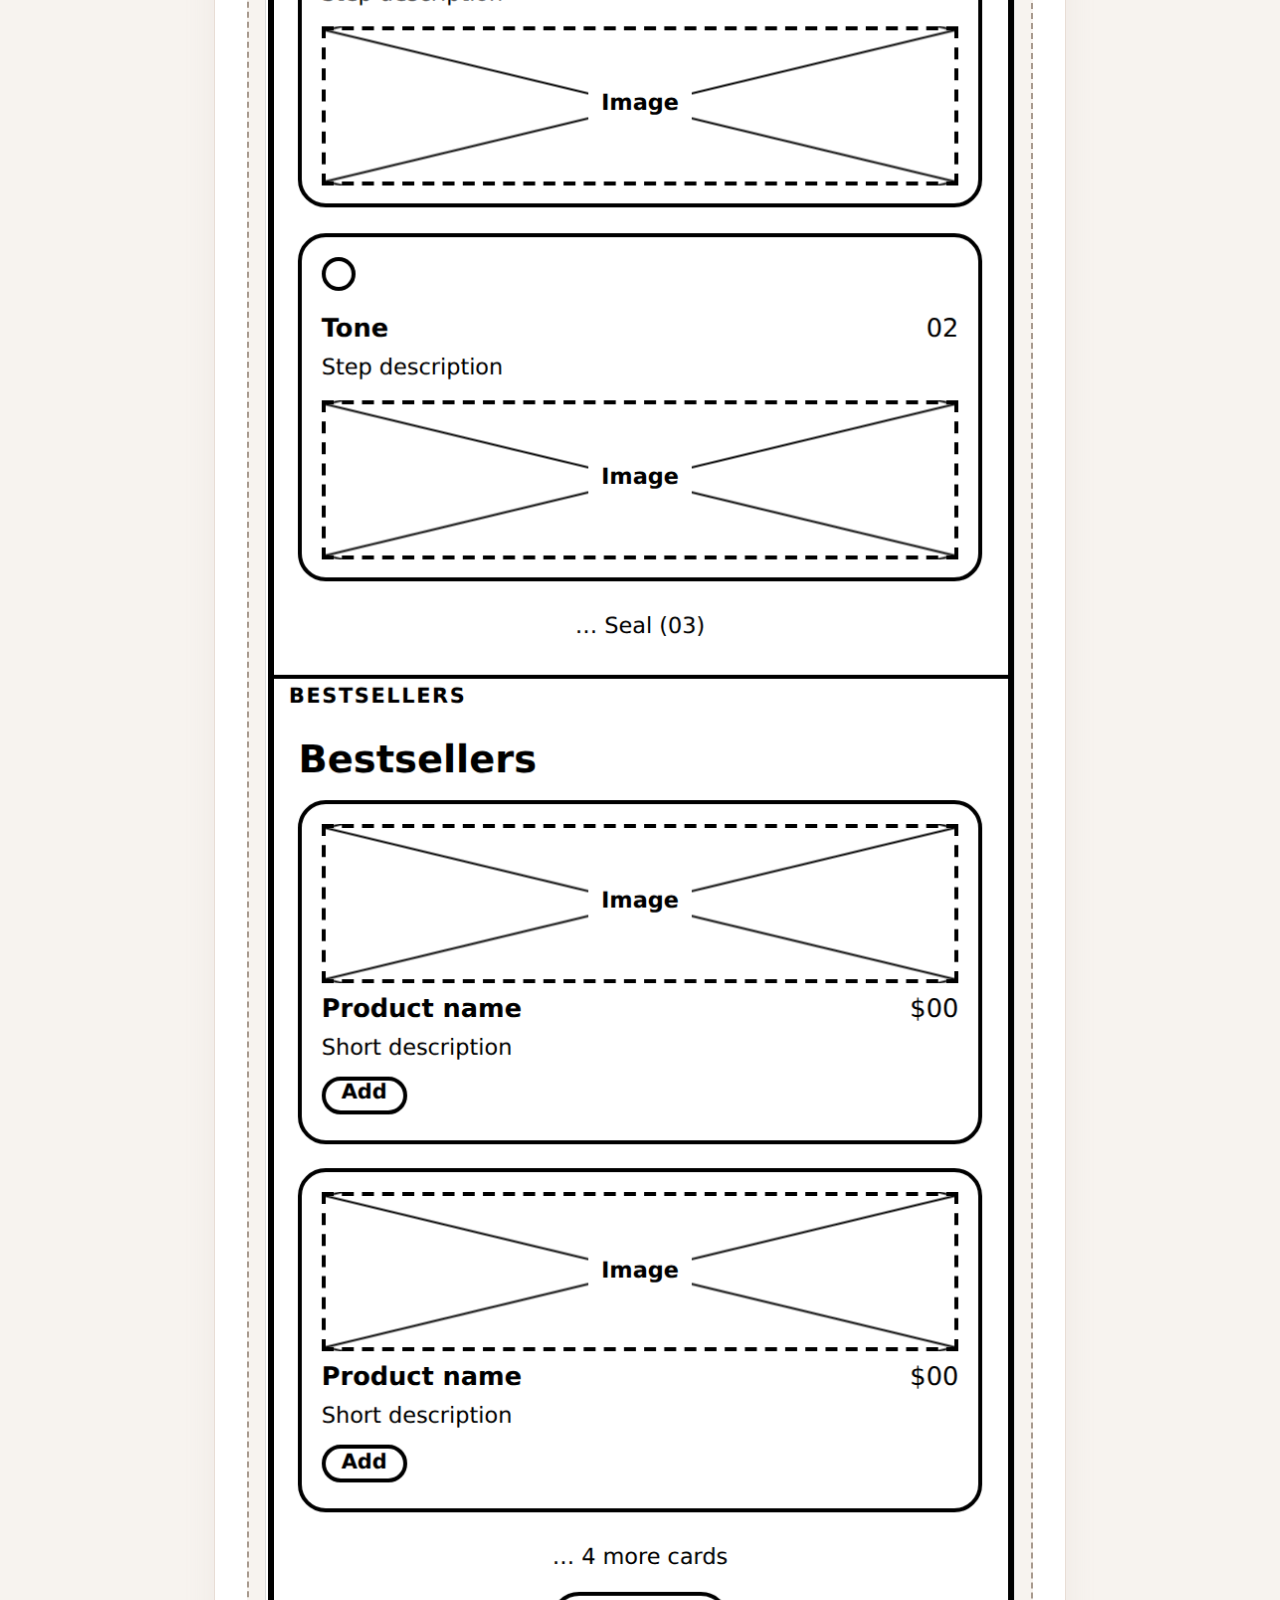
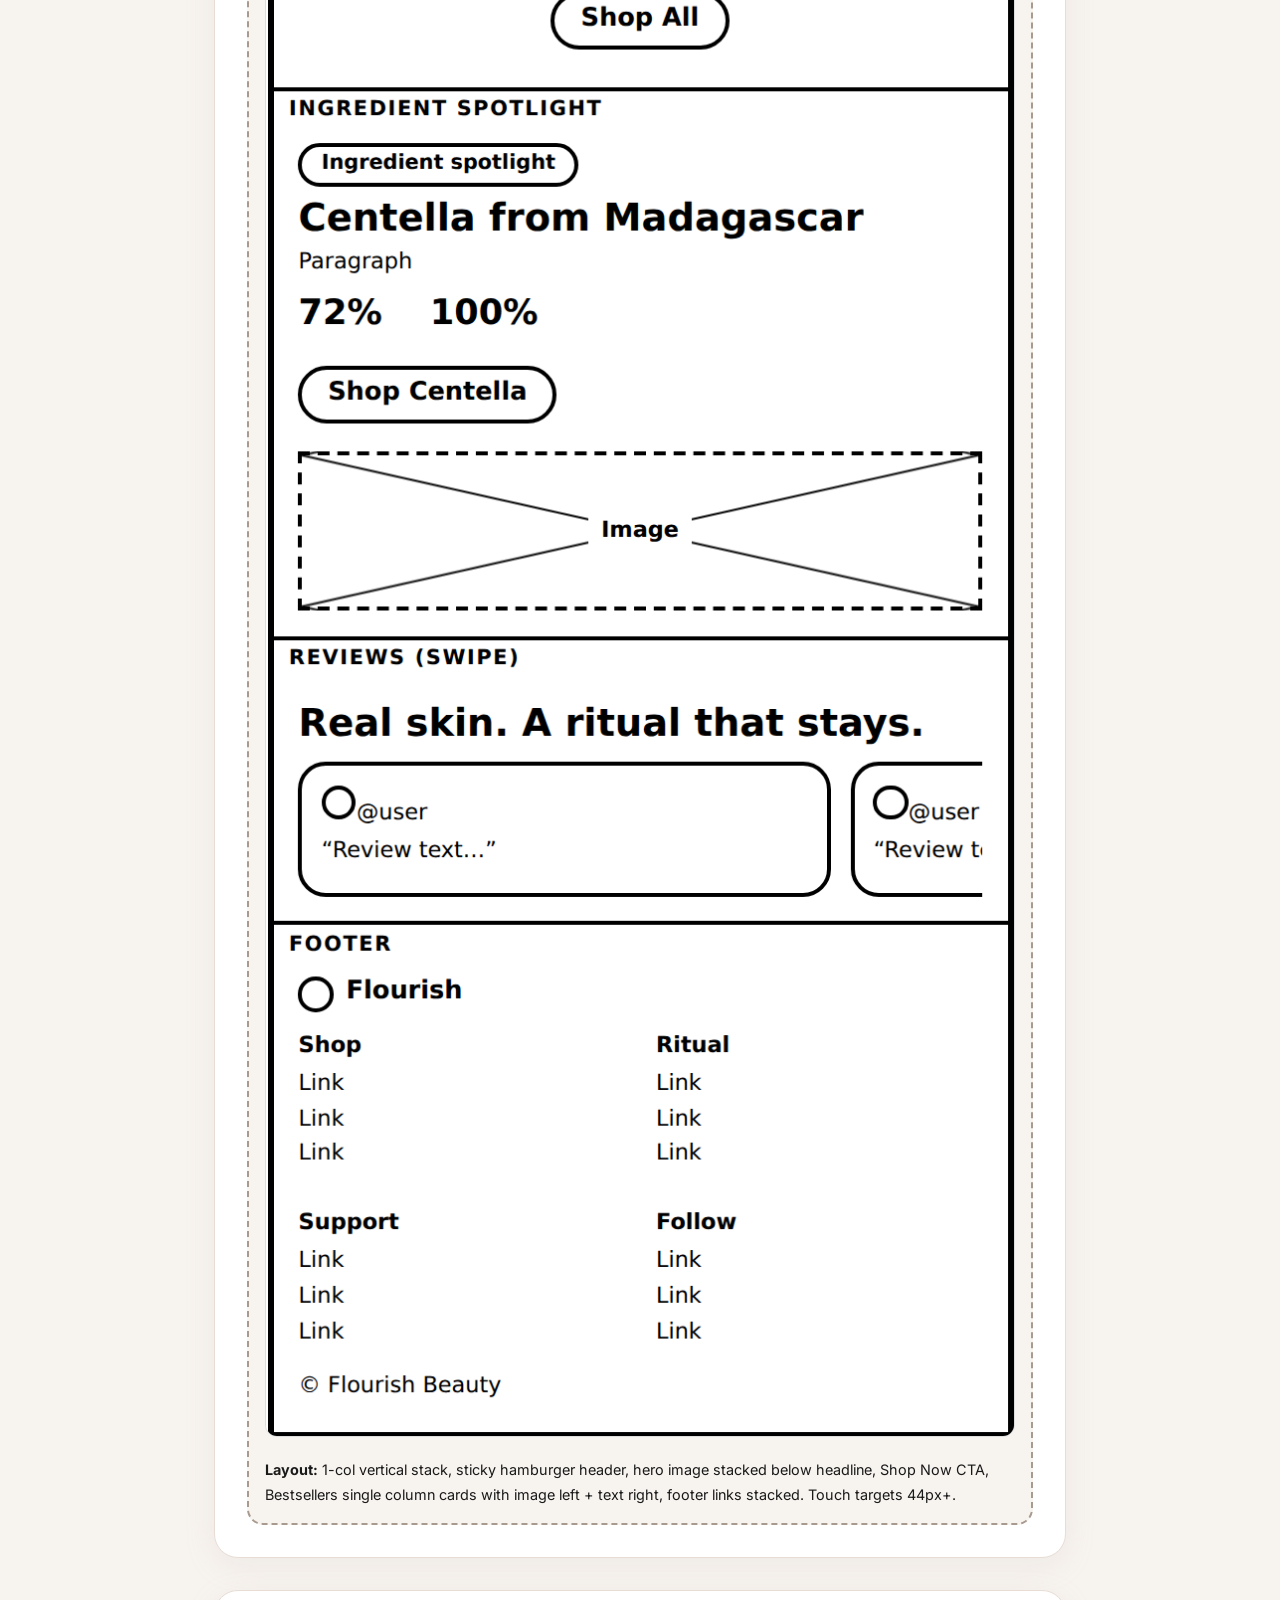
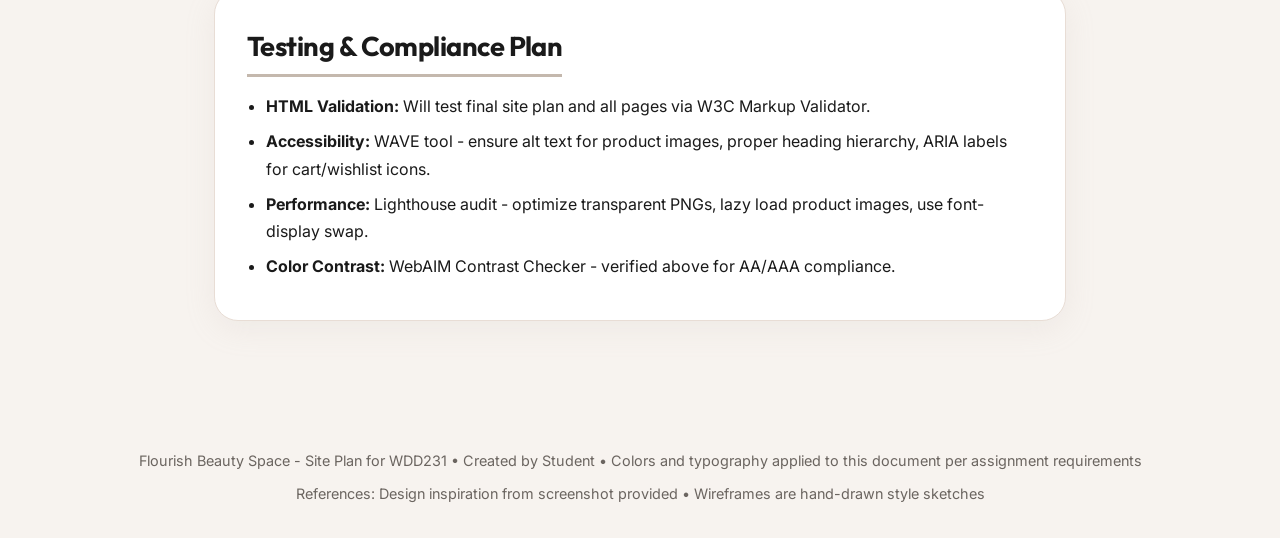
<file: flourish_siteplan.html>
<!DOCTYPE html>
<html lang="en">
<head>
<meta charset="UTF-8">
<meta name="viewport" content="width=device-width, initial-scale=1.0">
<title>Flourish - Site Plan</title>
<link rel="preconnect" href="https://fonts.googleapis.com">
<link rel="preconnect" href="https://fonts.gstatic.com" crossorigin>
<link href="https://fonts.googleapis.com/css2?family=Outfit:wght@400;600;700&family=Inter:wght@400;500;600&display=swap" rel="stylesheet">
<style>
:root{
  --primary:#C4B8AD;
  --primary-dark:#A89A8E;
  --bg:#F7F3EF;
  --text:#1A1A1A;
  --accent:#E8DDD5;
  --white:#FFFFFF;
  --muted:#6B6560;
}
*{margin:0;padding:0;box-sizing:border-box}
body{
  font-family:'Inter',sans-serif;
  background:var(--bg);
  color:var(--text);
  line-height:1.7;
  padding:0;
}
h1,h2,h3{
  font-family:'Outfit',sans-serif;
  color:var(--text);
  letter-spacing:-0.02em;
}
header{
  background:var(--primary);
  color:var(--white);
  padding:3rem 2rem;
  text-align:center;
}
header h1{
  font-size:3rem;
  color:var(--white);
  font-weight:700;
}
header p{
  margin-top:0.5rem;
  font-size:1.1rem;
  opacity:0.9;
}
main{
  max-width:900px;
  margin:0 auto;
  padding:2.5rem 1.5rem 4rem;
}
section{
  background:var(--white);
  border-radius:24px;
  padding:2rem 2rem;
  margin-bottom:2rem;
  border:1px solid var(--accent);
  box-shadow:0 8px 30px rgba(196,184,173,0.15);
}
section h2{
  font-size:1.7rem;
  margin-bottom:1rem;
  border-bottom:3px solid var(--primary);
  display:inline-block;
  padding-bottom:0.3rem;
}
.color-grid{
  display:grid;
  grid-template-columns:repeat(auto-fit,minmax(180px,1fr));
  gap:1rem;
  margin-top:1rem;
}
.color-card{
  border-radius:16px;
  overflow:hidden;
  border:1px solid #eee;
}
.swatch{height:90px}
.color-info{padding:0.8rem;background:var(--white)}
.color-info strong{display:block;font-family:'Outfit',sans-serif}
.font-sample{
  background:var(--bg);
  border-radius:12px;
  padding:1rem;
  margin-top:1rem;
}
.font-sample .outfit{font-family:'Outfit',sans-serif;font-size:1.4rem;font-weight:600}
.font-sample .inter{font-family:'Inter',sans-serif}
.wireframes{
  display:grid;
  gap:2rem;
}
.wireframe-box{
  background:var(--bg);
  border-radius:16px;
  padding:1rem;
  border:2px dashed var(--primary-dark);
}
.wireframe-box img{
  width:100%;
  border-radius:12px;
  background:white;
  border:1px solid #ddd;
}
.wireframe-box h3{
  margin-bottom:0.6rem;
  color:var(--primary-dark);
}
ul{padding-left:1.2rem}
li{margin-bottom:0.5rem}
.badge{
  display:inline-block;
  background:var(--primary);
  color:var(--white);
  padding:0.2rem 0.8rem;
  border-radius:20px;
  font-size:0.8rem;
  font-weight:600;
}
footer{
  text-align:center;
  padding:2rem;
  color:var(--muted);
  font-size:0.9rem;
}
@media(max-width:600px){
  header h1{font-size:2.2rem}
  section{padding:1.4rem}
}
</style>
</head>
<body>
<header>
  <h1>Flourish Beauty Space</h1>
  <p>Site Plan • WDD 231 Individual Project</p>
  <p style="margin-top:1rem;font-size:0.9rem">Domain idea: flourish-beauty.space — available concept for a luxury skincare brand</p>
</header>

<main>
  <section>
    <h2>Site Name</h2>
    <p><strong>Flourish Beauty Space</strong></p>
    <p style="margin-top:0.8rem">This name was selected because it represents the core philosophy seen in the design reference: <em>"Give life to your inner world and flourish in your uniqueness"</em>. The word Flourish evokes growth, radiance, and self-care, while Beauty Space suggests both a physical spa and a digital editorial space. It is short, memorable, luxurious, and perfect for branding a Centella-based skincare line focused on skin recovery and calming.</p>
    <p style="margin-top:0.8rem"><span class="badge">Domain</span> flourish-beauty.space / flourishskincare.co - Concept domain for portfolio use, not required to be purchased for class.</p>
  </section>

  <section>
    <h2>Site Purpose</h2>
    <p>The site provides a hub for luxury skincare education and shopping, focused on Centella-based recovery products.</p>
    <ul style="margin-top:1rem">
      <li>Provides detailed product information including ingredients, benefits, size, price, and how to use serums and foam cleansers.</li>
      <li>Offers an e-commerce experience using dynamic features: product catalog loaded from JSON, cart and wishlist using localStorage, and filtering via browser APIs.</li>
      <li>Shares editorial content through the Beauty Space / Journal - routines, ingredient deep-dives, and community testimonials (750K+ community).</li>
      <li>Serves as a three-page informational site that demonstrates valid HTML, accessible CSS, responsive design, and performance optimization.</li>
    </ul>
  </section>

  <section>
    <h2>Scenarios</h2>
    <p>Target audience: Women 20-35 interested in clean, calming skincare for sensitive skin.</p>
    <ul style="margin-top:1rem">
      <li><strong>What is the best Centella product for sensitive, irritated skin and how much does it cost?</strong> - Visitor wants to compare the Ampoule Foam vs Calming Pads vs Facial Serum, see prices ($68.99, $27.69) and benefits.</li>
      <li><strong>Where can I find your skincare routine and ingredient information?</strong> - Visitor is looking for educational content about how to use the products and what makes Centella effective.</li>
      <li><strong>How do I save products and checkout securely?</strong> - Visitor wants to add items to cart/wishlist and understand the checkout flow.</li>
    </ul>
  </section>

  <section>
    <h2>Color Scheme</h2>
    <p>Selected palette is inspired by the screenshot reference - soft taupe luxury minimalism that feels calm and premium.</p>
    <div class="color-grid">
      <div class="color-card">
        <div class="swatch" style="background:#C4B8AD"></div>
        <div class="color-info"><strong>#C4B8AD - Taupe</strong><span>Primary - Header background, hero background, primary buttons, headings accent</span></div>
      </div>
      <div class="color-card">
        <div class="swatch" style="background:#F7F3EF"></div>
        <div class="color-info"><strong>#F7F3EF - Cream</strong><span>Background - Page background, section backgrounds, cards secondary</span></div>
      </div>
      <div class="color-card">
        <div class="swatch" style="background:#1A1A1A"></div>
        <div class="color-info"><strong>#1A1A1A - Soft Black</strong><span>Text - Headings, paragraphs, primary buttons text, footer</span></div>
      </div>
      <div class="color-card">
        <div class="swatch" style="background:#FFFFFF;border-bottom:1px solid #eee"></div>
        <div class="color-info"><strong>#FFFFFF - White</strong><span>Cards - Product cards, content sections, navigation</span></div>
      </div>
      <div class="color-card">
        <div class="swatch" style="background:#E8DDD5"></div>
        <div class="color-info"><strong>#E8DDD5 - Light Accent</strong><span>Borders, dividers, hover states, subtle accents</span></div>
      </div>
    </div>
    <p style="margin-top:1rem;font-size:0.9rem;color:var(--muted)">Contrast ratio checked: Black #1A1A1A on Cream #F7F3EF = 16.5:1 (WCAG AAA), White on Taupe #C4B8AD = 4.8:1 (WCAG AA). This document itself uses this exact color scheme.</p>
  </section>

  <section>
    <h2>Typography</h2>
    <p>Only two fonts to keep it luxury and performant.</p>
    <div class="font-sample">
      <p class="outfit">Outfit - Used for Headings (h1, h2, h3), Logo, Product Names, Buttons</p>
      <p style="font-family:'Outfit',sans-serif;font-weight:700;font-size:2rem;margin-top:0.5rem">Flourish in Daily Power</p>
      <p style="margin-top:1rem" class="inter">Inter - Used for Body, Paragraphs, Navigation, Small UI text</p>
      <p class="inter" style="margin-top:0.5rem">Give life to your inner world and flourish in your uniqueness, even if you seem a little strange to those around you, just be yourself and free.</p>
    </div>
    <p style="margin-top:1rem">Reason: Outfit is a modern geometric sans that feels premium and bold for hero headlines (matching the screenshot). Inter is highly readable for body copy and is optimized for web performance and accessibility.</p>
  </section>

  <section>
    <h2>Wireframe - Home Page</h2>
    <p>Hand-drawn style wireframes focusing on structure, not color. No AI-generated HTML wireframe - these are sketches representing layout thinking.</p>
    <div class="wireframes" style="margin-top:1.5rem">
      <div class="wireframe-box">
        <h3>Large Viewport - Desktop 1200px / 1440px</h3>
        <img src="images/wireframe-desktop.png" alt="Desktop wireframe sketch - 3 column product grid, 50/50 hero with image placeholder, header with navigation">
        <p style="margin-top:0.8rem;font-size:0.9rem"><strong>Layout:</strong> 12-col grid, header fixed 1200px container, hero 50/50 grid (headline left, image right), featured products 3-col grid, footer with info/links. CTA primary = black pill, secondary = outline.</p>
      </div>
      <div class="wireframe-box">
        <h3>Small Viewport - Mobile 375px</h3>
        <img src="images/wireframe-mobile.png" alt="Mobile wireframe sketch - single column stacked layout with hamburger menu and vertical product cards">
        <p style="margin-top:0.8rem;font-size:0.9rem"><strong>Layout:</strong> 1-col vertical stack, sticky hamburger header, hero image stacked below headline, Shop Now CTA, Bestsellers single column cards with image left + text right, footer links stacked. Touch targets 44px+.</p>
      </div>
    </div>
  </section>

  <section>
    <h2>Testing & Compliance Plan</h2>
    <ul>
      <li><strong>HTML Validation:</strong> Will test final site plan and all pages via W3C Markup Validator.</li>
      <li><strong>Accessibility:</strong> WAVE tool - ensure alt text for product images, proper heading hierarchy, ARIA labels for cart/wishlist icons.</li>
      <li><strong>Performance:</strong> Lighthouse audit - optimize transparent PNGs, lazy load product images, use font-display swap.</li>
      <li><strong>Color Contrast:</strong> WebAIM Contrast Checker - verified above for AA/AAA compliance.</li>
    </ul>
  </section>
</main>

<footer>
  <p>Flourish Beauty Space - Site Plan for WDD231 • Created by Student • Colors and typography applied to this document per assignment requirements</p>
  <p style="margin-top:0.5rem">References: Design inspiration from screenshot provided • Wireframes are hand-drawn style sketches</p>
</footer>
</body>
</html>
</file>
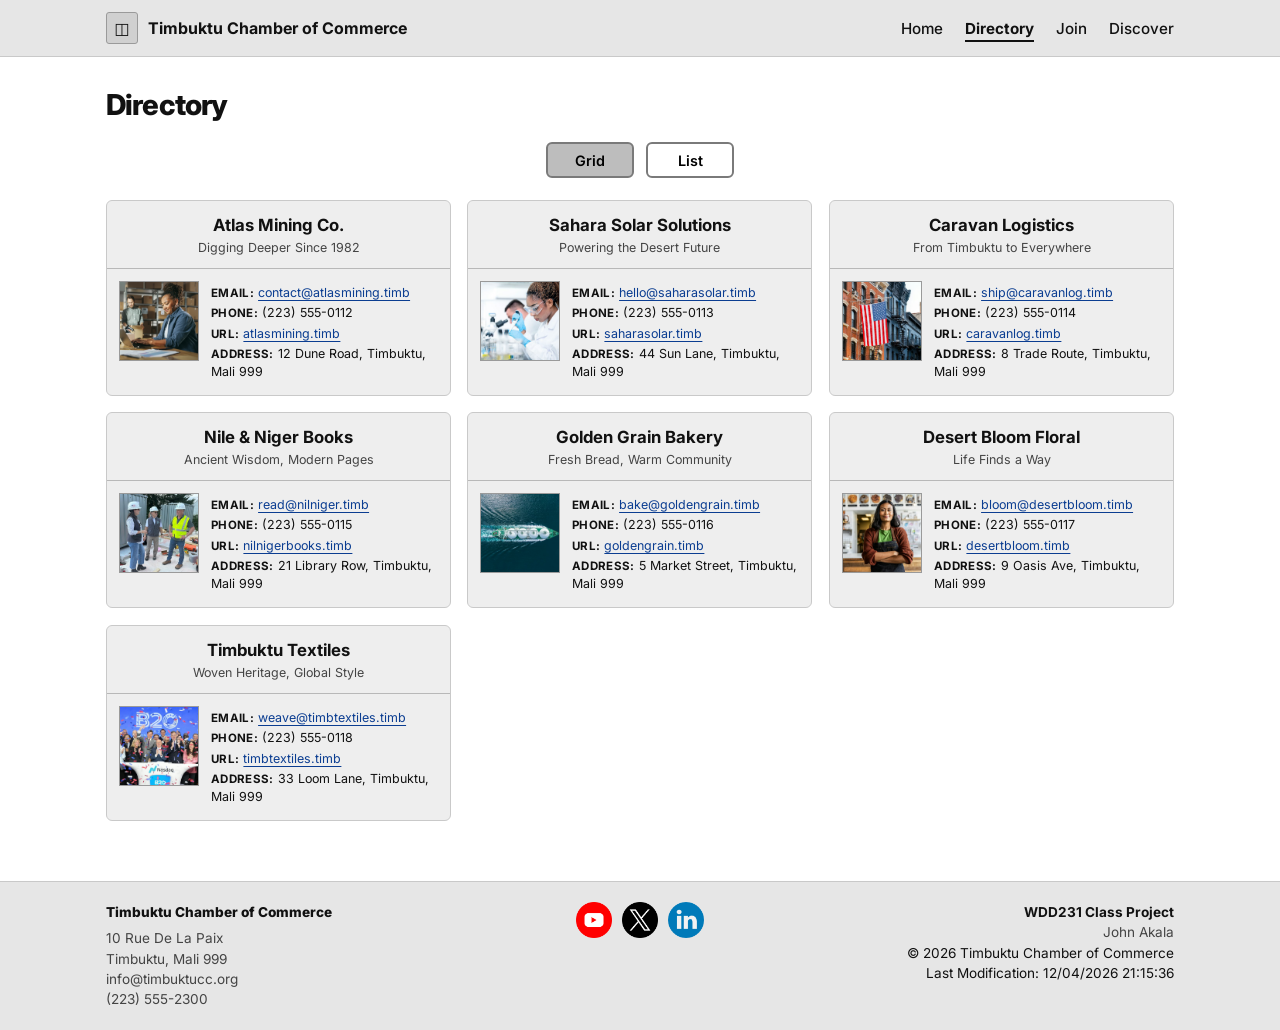
<file: chamber/directory.html>
<!DOCTYPE html>
<html lang="en">

<head>
  <meta charset="UTF-8">
  <meta name="viewport" content="width=device-width, initial-scale=1.0">

  <title>Timbuktu Chamber of Commerce - Directory</title>

  <meta name="description"
    content="Business directory for the Timbuktu Chamber of Commerce - find local businesses, services, and member information.">

  <meta name="author" content="John Akala">

  <link rel="icon" href="favicon.ico" type="image/x-icon">
  <link rel="icon" href="images/favicon.png" type="image/png">

  <!-- Open Graph Meta Tags -->
  <meta property="og:title" content="Timbuktu Chamber of Commerce - Directory">
  <meta property="og:description"
    content="Explore local businesses in Timbuktu. Networking, resources, and community growth.">
  <meta property="og:image" content="https://johnolshea.github.io/wdd231/chamber/images/chamber_image_1.jpg">
  <meta property="og:url" content="https://johnolshea.github.io/wdd231/chamber/directory.html">
  <meta property="og:type" content="website">

  <!-- Google Fonts -->
  <link rel="preconnect" href="https://fonts.googleapis.com">
  <link rel="preconnect" href="https://fonts.gstatic.com" crossorigin>
  <link href="https://fonts.googleapis.com/css2?family=Inter:wght@400;500;600;700;800&display=swap" rel="stylesheet">

  <!-- Stylesheets -->
  <link rel="stylesheet" href="styles/normalize.css">
  <link rel="stylesheet" href="styles/small.css">
  <link rel="stylesheet" href="styles/larger.css">

  <script src="scripts/directory.js" defer></script>
</head>

<body>
  <a href="#main-content" class="visually-hidden">Skip to main content</a>

  <header>
    <div class="header-inner">

      <a href="directory.html" class="brand" aria-label="Timbuktu Chamber of Commerce home">
        <span class="brand-icon" aria-hidden="true">◫</span>
        <span>Timbuktu Chamber of Commerce</span>
      </a>

      <nav id="navMenu" aria-label="Primary navigation">
        <ul>
          <li><a href="#">Home</a></li>
          <li>
            <a href="directory.html" class="active" aria-current="page">
              Directory
            </a>
          </li>
          <li><a href="#">Join</a></li>
          <li><a href="#">Discover</a></li>
        </ul>
      </nav>

      <button id="menuButton" aria-label="Open navigation menu" aria-expanded="false" aria-controls="menuPanel">
        ☰
      </button>
    </div>

    <div id="menuPanel" class="menu-panel">
      <a href="#">Home</a>
      <a href="directory.html" class="active">Directory</a>
      <a href="#">Join</a>
      <a href="#">Discover</a>
    </div>
  </header>

  <main id="main-content">
    <h1 class="page-title">Directory</h1>

    <div class="view-controls" role="group" aria-label="View options">
      <button id="grid" class="active" aria-pressed="true">Grid</button>
      <button id="list" aria-pressed="false">List</button>
    </div>

    <div id="members" class="grid-view" aria-live="polite"></div>
  </main>

  <footer>
    <div class="footer-inner">

      <div>
        <div class="footer-title">Timbuktu Chamber of Commerce</div>

        <div class="footer-muted">
          10 Rue De La Paix<br>
          Timbuktu, Mali 999<br>
          info@timbuktucc.org<br>
          (223) 555-2300
        </div>
      </div>

      <div class="social-col">
        <div class="social-row" role="group" aria-label="Social media">
          <a href="https://youtube.com" target="_blank" rel="noopener" aria-label="YouTube">
            <img src="images/youtube.png" alt="visit youtube">
          </a>

          <a href="https://x.com" target="_blank" rel="noopener" aria-label="X">
            <img src="images/twitter.png" alt="visit twitter">
          </a>

          <a href="https://linkedin.com" target="_blank" rel="noopener" aria-label="LinkedIn">
            <img src="images/linkedin.png" alt="visit linkedin">
          </a>
        </div>
      </div>

      <div class="right-col">
        <div><strong>WDD231 Class Project</strong></div>
        <div class="footer-muted">John Akala</div>
        <div>
          © <span id="currentyear"></span> Timbuktu Chamber of Commerce
        </div>
        <div>
          Last Modification: <span id="lastModified"></span>
        </div>
      </div>

    </div>
  </footer>

</body>

</html>
</file>
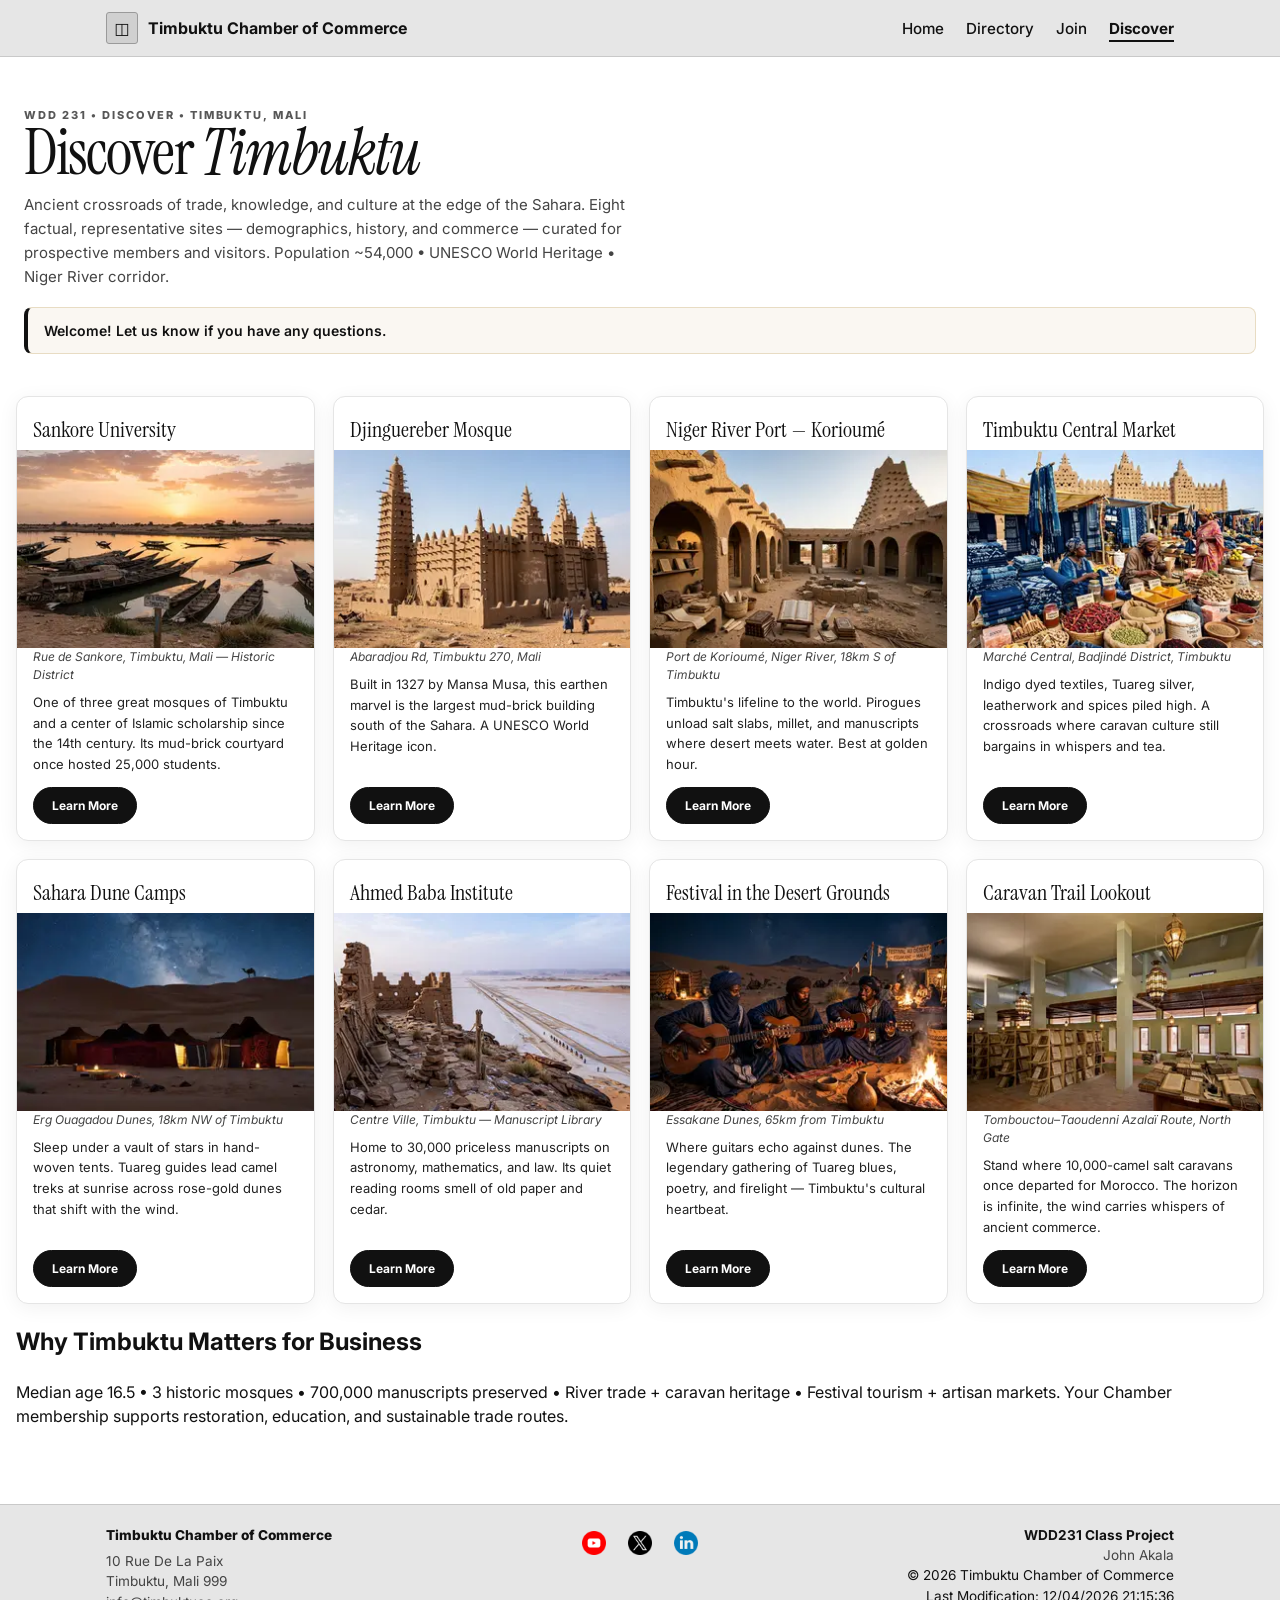
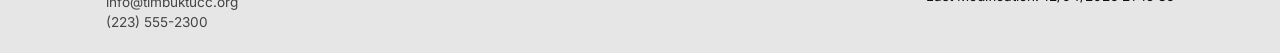
<file: chamber/discover.html>
<!DOCTYPE html>
<html lang="en">
<head>
  <meta charset="UTF-8">
  <meta name="viewport" content="width=device-width, initial-scale=1.0">
  <title>Timbuktu Chamber of Commerce - Discover</title>
  <meta name="description" content="Discover Timbuktu - 8 historic and cultural sites, demographics and features that appeal to chamber members and visitors.">
  <meta name="author" content="John Akala">
  <link rel="icon" href="favicon.ico" type="image/x-icon">
  <meta property="og:title" content="Timbuktu Chamber of Commerce - Discover">
  <meta property="og:description" content="Explore 8 curated sites in Timbuktu - ancient crossroads of trade and knowledge.">
  <meta property="og:image" content="https://johnolshea.github.io/wdd231/chamber/images/og-image.webp">
  <meta property="og:url" content="https://johnolshea.github.io/wdd231/chamber/discover.html">
  <meta property="og:type" content="website">
  <link rel="preconnect" href="https://fonts.googleapis.com">
  <link rel="preconnect" href="https://fonts.gstatic.com" crossorigin>
  <link href="https://fonts.googleapis.com/css2?family=Inter:wght@400;500;600;700;800&family=Instrument+Serif:ital@0;1&display=swap" rel="stylesheet">
  <link rel="stylesheet" href="styles/normalize.css">
  <link rel="stylesheet" href="styles/small.css">
  <link rel="stylesheet" href="styles/larger.css">
  <link rel="stylesheet" href="styles/discover.css">
  <script src="scripts/directory.js" defer></script>
  <script type="module" src="scripts/discover.js"></script>
</head>
<body>
  <a href="#main-content" class="skip-link">Skip to main content</a>
  <header>
    <div class="header-inner">
      <a href="index.html" class="brand" aria-label="Timbuktu Chamber of Commerce home">
        <span class="brand-icon" aria-hidden="true">◫</span>
        <span>Timbuktu Chamber of Commerce</span>
      </a>
      <nav id="navMenu" aria-label="Primary navigation">
        <ul>
          <li><a href="index.html">Home</a></li>
          <li><a href="directory.html">Directory</a></li>
          <li><a href="join.html">Join</a></li>
          <li><a href="discover.html" class="active" aria-current="page">Discover</a></li>
        </ul>
      </nav>
      <button id="menuButton" aria-label="Open navigation menu" aria-expanded="false" aria-controls="menuPanel">☰</button>
    </div>
    <div id="menuPanel" class="menu-panel">
      <a href="index.html">Home</a>
      <a href="directory.html">Directory</a>
      <a href="join.html">Join</a>
      <a href="discover.html" class="active">Discover</a>
    </div>
  </header>

  <main id="main-content">
    <section class="discover-hero">
      <p class="eyebrow">WDD 231 • Discover • Timbuktu, Mali</p>
      <h1>Discover <em>Timbuktu</em></h1>
      <p class="lead">Ancient crossroads of trade, knowledge, and culture at the edge of the Sahara. Eight factual, representative sites — demographics, history, and commerce — curated for prospective members and visitors. Population ~54,000 • UNESCO World Heritage • Niger River corridor.</p>
      <div id="visit-message" role="status" aria-live="polite"></div>
    </section>

    <section id="discover-grid" class="discover-grid" aria-label="Places of interest"></section>

    <section class="discover-info" aria-labelledby="discover-info-title">
      <h2 id="discover-info-title">Why Timbuktu Matters for Business</h2>
      <p>
        Median age 16.5 • 3 historic mosques • 700,000 manuscripts preserved •
        River trade + caravan heritage • Festival tourism + artisan markets.
        Your Chamber membership supports restoration, education, and sustainable
        trade routes.
      </p>
    </section>

  </main>

  <footer>
    <div class="footer-inner">
      <div>
        <div class="footer-title">Timbuktu Chamber of Commerce
        </div>
        <div class="footer-muted">10 Rue De La Paix<br>Timbuktu, Mali 999<br>info@timbuktucc.org<br>(223) 555-2300
        </div>
      </div>
      <div class="social-col">
        <div class="social-row" role="group" aria-label="Social media">
          <a href="https://youtube.com" target="_blank" rel="noopener" aria-label="YouTube">
            <img src="images/youtube.png" alt="youtube logo" width="24" height="24">
          </a>
          <a href="https://x.com" target="_blank" rel="noopener" aria-label="X">
            <img src="images/twitter.png" alt="twitter logo" width="24" height="24">
          </a>
          <a href="https://linkedin.com" target="_blank" rel="noopener" aria-label="LinkedIn">
            <img src="images/linkedin.png" alt="linkedin logo" width="24" height="24">
          </a>
        </div>
      </div>
      <div class="right-col">
        <div>
          <strong>WDD231 Class Project</strong>
        </div>
        <div class="footer-muted">John Akala</div>
        <div>© <span id="currentyear"></span> Timbuktu Chamber of Commerce</div>
        <div>Last Modification: <span id="lastModified"></span>
        </div>
      </div>
      </div>
  </footer>
</body>
</html>
</file>
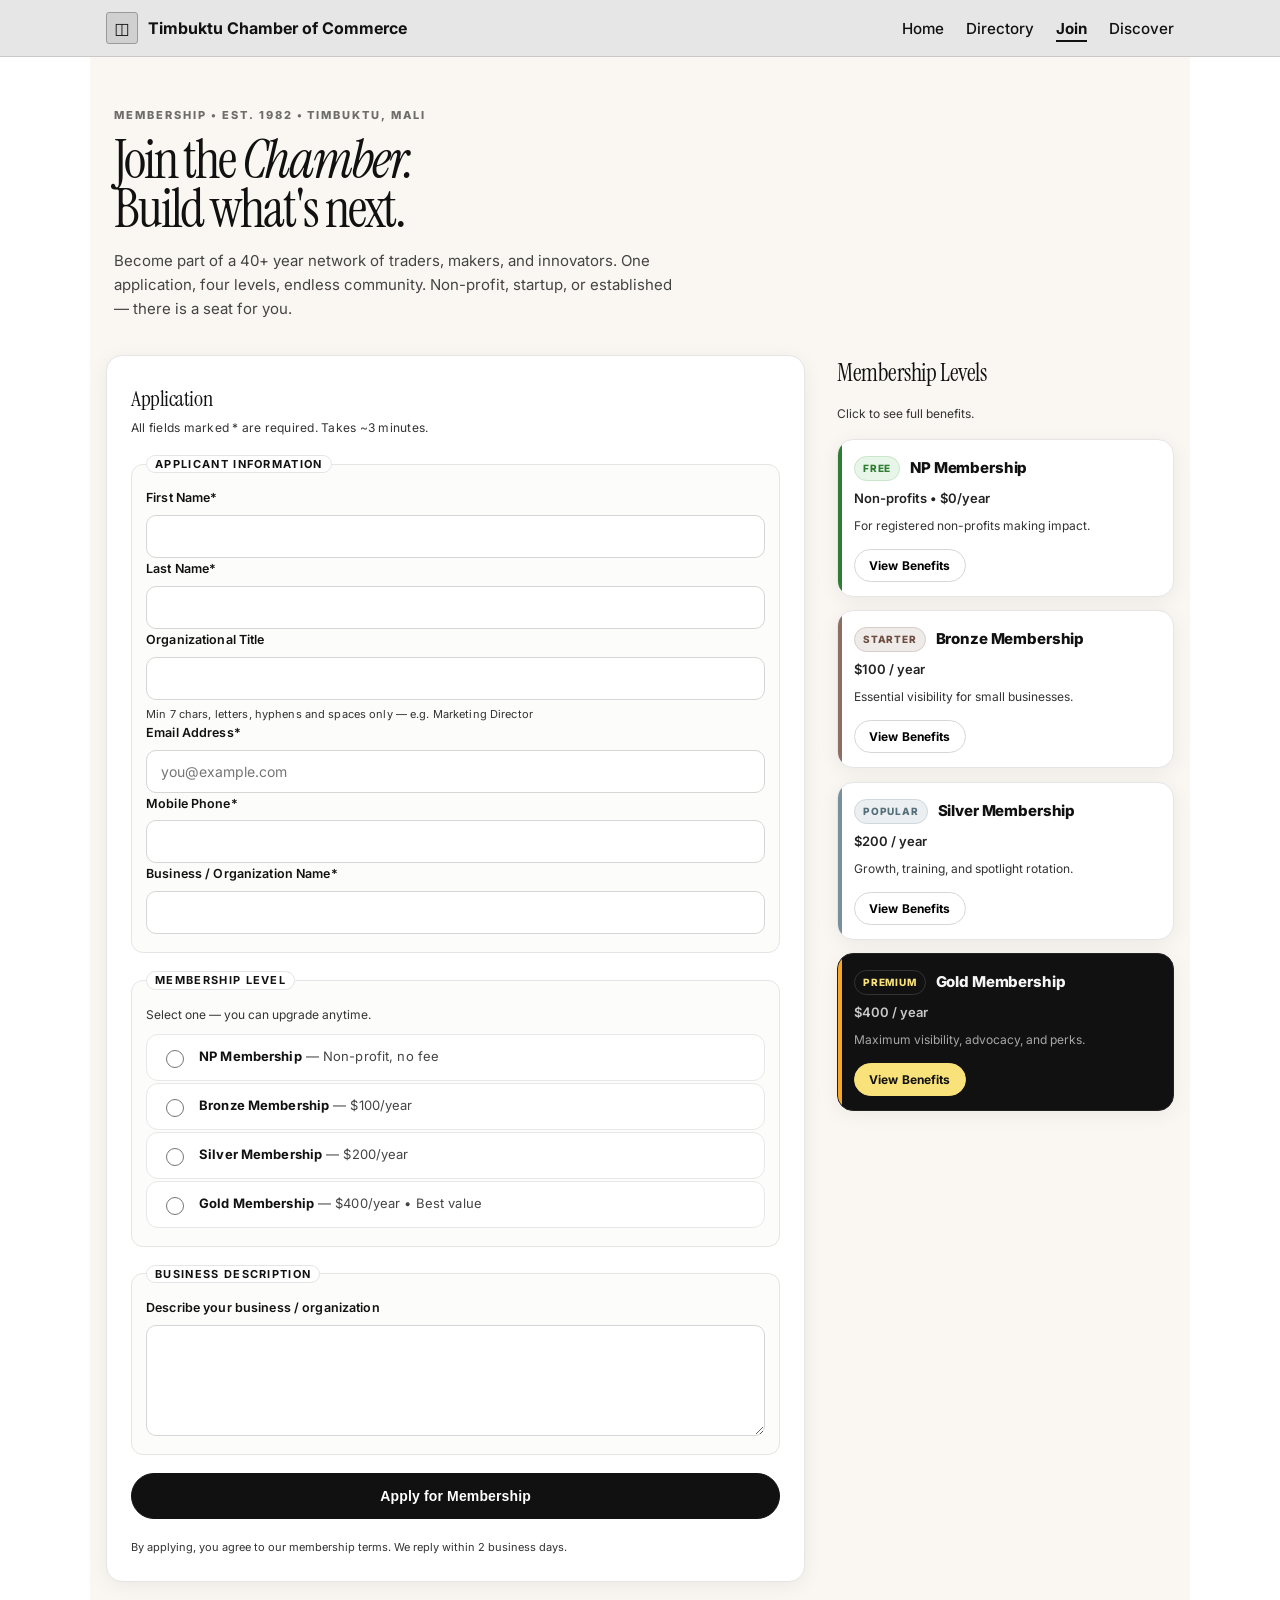
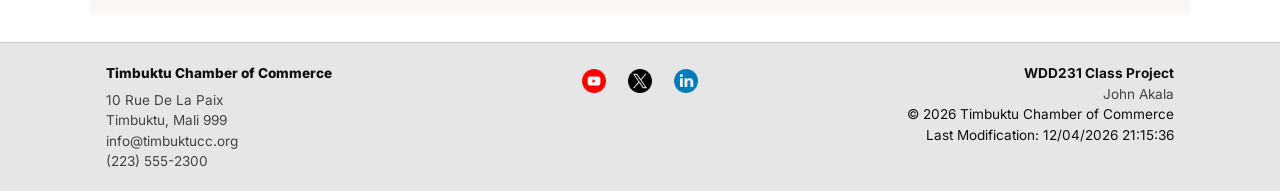
<file: chamber/join.html>
<!DOCTYPE html>
<html lang="en">
<head>
  <meta charset="UTF-8">
  <meta name="viewport" content="width=device-width, initial-scale=1.0">
  <title>Timbuktu Chamber of Commerce - Join</title>
  <meta name="description" content="Apply to join the Timbuktu Chamber of Commerce - membership application form for businesses and non-profits.">
  <meta name="author" content="John Akala">
  <link rel="icon" href="favicon.ico" type="image/x-icon">
  <link rel="icon" href="images/favicon.png" type="image/png">
  <meta property="og:title" content="Timbuktu Chamber of Commerce - Join">
  <meta property="og:description" content="Apply to join the Timbuktu Chamber of Commerce. Choose from NP, Bronze, Silver, Gold memberships.">
  <meta property="og:image" content="https://johnolshea.github.io/wdd231/chamber/images/og-image.webp">
  <meta property="og:url" content="https://johnolshea.github.io/wdd231/chamber/join.html">
  <meta property="og:type" content="website">
  <link rel="preconnect" href="https://fonts.googleapis.com">
  <link rel="preconnect" href="https://fonts.gstatic.com" crossorigin>
  <link href="https://fonts.googleapis.com/css2?family=Inter:wght@400;500;600;700;800&family=Instrument+Serif:ital@0;1&display=swap" rel="stylesheet">
  <link rel="stylesheet" href="styles/normalize.css">
  <link rel="stylesheet" href="styles/small.css">
  <link rel="stylesheet" href="styles/larger.css">
  <script src="scripts/directory.js" defer></script>
  <script src="scripts/join.js" defer></script>
</head>
<body>
  <a href="#main-content" class="skip-link">Skip to main content</a>
  <header>
    <div class="header-inner">
      <a href="index.html" class="brand" aria-label="Timbuktu Chamber of Commerce home">
        <span class="brand-icon" aria-hidden="true">◫</span>
        <span>Timbuktu Chamber of Commerce</span>
      </a>
      <nav id="navMenu" aria-label="Primary navigation">
        <ul>
          <li><a href="index.html">Home</a></li>
          <li><a href="directory.html">Directory</a></li>
          <li><a href="join.html" class="active" aria-current="page">Join</a></li>
          <li><a href="discover.html">Discover</a></li>
        </ul>
      </nav>
      <button id="menuButton" aria-label="Open navigation menu" aria-expanded="false" aria-controls="menuPanel">☰</button>
    </div>
    <div id="menuPanel" class="menu-panel">
      <a href="index.html">Home</a>
      <a href="directory.html">Directory</a>
      <a href="join.html" class="active">Join</a>
      <a href="discover.html">Discover</a>
    </div>
  </header>

  <main id="main-content" class="join-page">
    <div class="join-hero">
      <p class="eyebrow">Membership • Est. 1982 • Timbuktu, Mali</p>
      <h1 class="join-title">Join the <em>Chamber.</em><br>Build what's next.</h1>
      <p class="join-intro">Become part of a 40+ year network of traders, makers, and innovators. One application, four levels, endless community. Non-profit, startup, or established — there is a seat for you.</p>
    </div>

    <div class="join-layout">
      <form method="get" action="thankyou.html" class="join-form" id="joinForm">
        <div class="form-header">
          <h2>Application</h2>
          <p>All fields marked * are required. Takes ~3 minutes.</p>
        </div>

        <fieldset>
          <legend>Applicant Information</legend>
          <label>First Name*
            <input type="text" name="fname" id="fname" title="Enter your first name" autocomplete="given-name" required>
          </label>
          <label>Last Name*
            <input type="text" name="lname" id="lname" title="Enter your last name" autocomplete="family-name" required>
          </label>
          <label>Organizational Title
            <input type="text" name="orgtitle" id="orgtitle" title="Enter your organizational title (min 7 letters, hyphens, spaces only)" autocomplete="organization-title" pattern="[A-Za-z\-\s]{7,}">
            <span class="hint">Min 7 chars, letters, hyphens and spaces only — e.g. Marketing Director</span>
          </label>
          <label>Email Address*
            <input type="email" name="email" id="email" title="Enter your email address" autocomplete="email" placeholder="you@example.com" required>
          </label>
          <label>Mobile Phone*
            <input type="tel" name="phone" id="phone" title="Enter your mobile phone number" autocomplete="tel" required>
          </label>
          <label>Business / Organization Name*
            <input type="text" name="business" id="business" title="Enter your business or organization name" autocomplete="organization" required>
          </label>
        </fieldset>

        <fieldset>
          <legend>Membership Level</legend>
          <p class="fieldset-desc">Select one — you can upgrade anytime.</p>
          <label class="radio-label">
            <input type="radio" name="membership" id="membership-np" value="np" required>
            <span class="radio-text"><strong>NP Membership</strong> <span>— Non-profit, no fee</span></span>
          </label>
          <label class="radio-label">
            <input type="radio" name="membership" id="membership-bronze" value="bronze">
            <span class="radio-text"><strong>Bronze Membership</strong> <span>— $100/year</span></span>
          </label>
          <label class="radio-label">
            <input type="radio" name="membership" id="membership-silver" value="silver">
            <span class="radio-text"><strong>Silver Membership</strong> <span>— $200/year</span></span>
          </label>
          <label class="radio-label">
            <input type="radio" name="membership" id="membership-gold" value="gold">
            <span class="radio-text"><strong>Gold Membership</strong> <span>— $400/year • Best value</span></span>
          </label>
        </fieldset>

        <fieldset>
          <legend>Business Description</legend>
          <label>Describe your business / organization
            <textarea name="description" id="description" title="Describe your business or organization" autocomplete="off" rows="5"></textarea>
          </label>
        </fieldset>

        <input type="hidden" name="timestamp" id="timestamp">
        <input type="submit" value="Apply for Membership" class="submit-btn">
        <p class="form-footnote">By applying, you agree to our membership terms. We reply within 2 business days.</p>
      </form>

      <aside class="membership-aside" aria-label="Membership levels">
        <div class="aside-sticky">
          <h2 class="aside-title">Membership Levels</h2>
          <p class="aside-sub">Click to see full benefits.</p>

          <div class="membership-card card-np">
            <div class="card-top">
              <span class="tier-badge badge-np">Free</span>
              <h3>NP Membership</h3>
            </div>
            <p class="price">Non-profits • $0/year</p>
            <p class="card-desc">For registered non-profits making impact.</p>
            <button type="button" class="learn-btn" data-modal="npModal">View Benefits</button>
          </div>

          <div class="membership-card card-bronze">
            <div class="card-top">
              <span class="tier-badge badge-bronze">Starter</span>
              <h3>Bronze Membership</h3>
            </div>
            <p class="price">$100 / year</p>
            <p class="card-desc">Essential visibility for small businesses.</p>
            <button type="button" class="learn-btn" data-modal="bronzeModal">View Benefits</button>
          </div>

          <div class="membership-card card-silver">
            <div class="card-top">
              <span class="tier-badge badge-silver">Popular</span>
              <h3>Silver Membership</h3>
            </div>
            <p class="price">$200 / year</p>
            <p class="card-desc">Growth, training, and spotlight rotation.</p>
            <button type="button" class="learn-btn" data-modal="silverModal">View Benefits</button>
          </div>

          <div class="membership-card card-gold">
            <div class="card-top">
              <span class="tier-badge badge-gold">Premium</span>
              <h3>Gold Membership</h3>
            </div>
            <p class="price">$400 / year</p>
            <p class="card-desc">Maximum visibility, advocacy, and perks.</p>
            <button type="button" class="learn-btn gold-btn" data-modal="goldModal">View Benefits</button>
          </div>
        </div>
      </aside>
    </div>

    <dialog id="npModal" class="membership-modal">
      <div class="modal-content">
        <button class="close-modal" aria-label="Close modal">✕</button>
        <span class="modal-eyebrow">Tier 01 • Free</span>
        <h3>NP Membership Benefits</h3>
        <p><strong>Cost: $0</strong> — Designed for non-profit organizations.</p>
        <ul>
          <li>Listed in chamber directory</li>
          <li>Invitation to quarterly non-profit roundtable</li>
          <li>Access to community service events</li>
          <li>Monthly newsletter feature</li>
          <li>Member pricing for 1 event/year</li>
        </ul>
      </div>
    </dialog>

    <dialog id="bronzeModal" class="membership-modal">
      <div class="modal-content">
        <button class="close-modal" aria-label="Close modal">✕</button>
        <span class="modal-eyebrow">Tier 02 • Starter</span>
        <h3>Bronze Membership Benefits</h3>
        <p><strong>Cost: $100/year</strong> — Perfect for small businesses.</p>
        <ul>
          <li>All NP benefits</li>
          <li>Business training workshops (2 per year)</li>
          <li>10% discount on chamber events</li>
          <li>Social media spotlight (1 per quarter)</li>
          <li>Access to member-only networking</li>
          <li>Directory listing with logo</li>
        </ul>
      </div>
    </dialog>

    <dialog id="silverModal" class="membership-modal">
      <div class="modal-content">
        <button class="close-modal" aria-label="Close modal">✕</button>
        <span class="modal-eyebrow">Tier 03 • Most Popular</span>
        <h3>Silver Membership Benefits</h3>
        <p><strong>Cost: $200/year</strong> — Most popular for growing businesses.</p>
        <ul>
          <li>All Bronze benefits</li>
          <li>Business training workshops (unlimited)</li>
          <li>25% discount on chamber events</li>
          <li>Social media spotlight (monthly)</li>
          <li>Home page spotlight rotation</li>
          <li>Advertising in chamber newsletter</li>
          <li>Free table at one mixer</li>
        </ul>
      </div>
    </dialog>

    <dialog id="goldModal" class="membership-modal">
      <div class="modal-content">
        <button class="close-modal" aria-label="Close modal">✕</button>
        <span class="modal-eyebrow">Tier 04 • Premium</span>
        <h3>Gold Membership Benefits</h3>
        <p><strong>Cost: $400/year</strong> — Maximum visibility and influence.</p>
        <ul>
          <li>All Silver benefits</li>
          <li>50% discount on all chamber events</li>
          <li>Premium home page spotlight (top 3)</li>
          <li>Keynote opportunity at annual gala</li>
          <li>Dedicated business advocacy</li>
          <li>Free booth at Holiday Market & Makers Fair</li>
          <li>Priority referral program</li>
          <li>Annual business strategy consult</li>
        </ul>
      </div>
    </dialog>

  </main>

  <footer>
    <div class="footer-inner">
      <div><div class="footer-title">Timbuktu Chamber of Commerce</div><div class="footer-muted">10 Rue De La Paix<br>Timbuktu, Mali 999<br>info@timbuktucc.org<br>(223) 555-2300</div></div>
      <div class="social-col"><div class="social-row" role="group" aria-label="Social media"><a href="https://youtube.com" target="_blank" rel="noopener" aria-label="YouTube"><img src="images/youtube.png" alt="youtube" width="24" height="24"></a><a href="https://x.com" target="_blank" rel="noopener" aria-label="X"><img src="images/twitter.png" alt="twitter" width="24" height="24"></a><a href="https://linkedin.com" target="_blank" rel="noopener" aria-label="LinkedIn"><img src="images/linkedin.png" alt="linkedin" width="24" height="24"></a></div></div>
      <div class="right-col"><div><strong>WDD231 Class Project</strong></div><div class="footer-muted">John Akala</div><div>© <span id="currentyear"></span> Timbuktu Chamber of Commerce</div><div>Last Modification: <span id="lastModified"></span></div></div>
    </div>
  </footer>
</body>
</html>
</file>
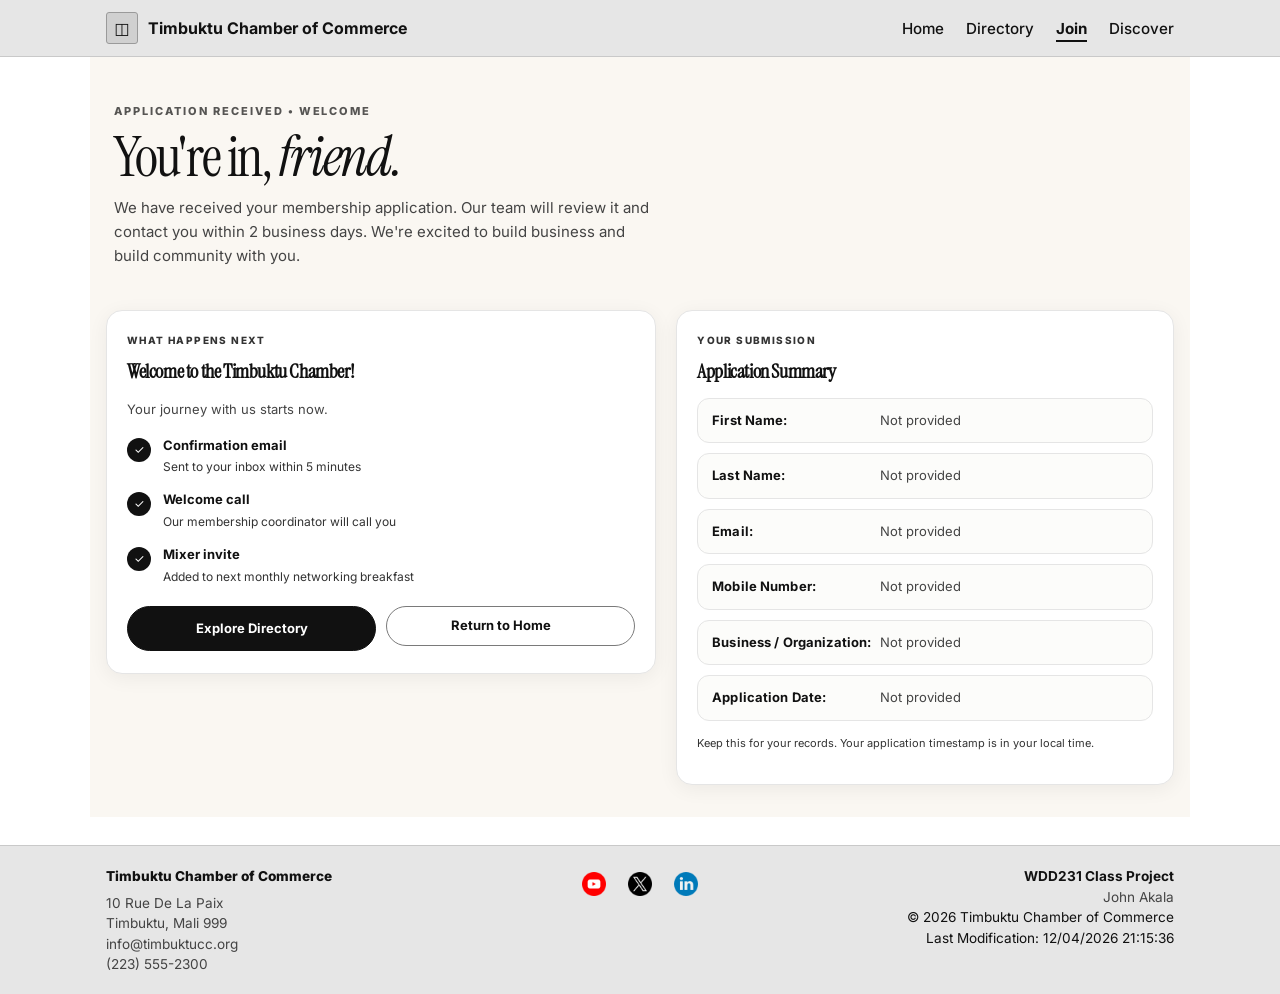
<file: chamber/thankyou.html>
<!DOCTYPE html>
<html lang="en">
<head>
  <meta charset="UTF-8">
  <meta name="viewport" content="width=device-width, initial-scale=1.0">
  <title>Timbuktu Chamber of Commerce - Thank You</title>
  <meta name="description" content="Thank you for applying to join the Timbuktu Chamber of Commerce.">
  <meta name="author" content="John Akala">
  <link rel="icon" href="favicon.ico" type="image/x-icon">
  <link rel="icon" href="images/favicon.png" type="image/png">
  <meta property="og:title" content="Timbuktu Chamber of Commerce - Thank You">
  <meta property="og:description" content="Thank you for joining the Timbuktu Chamber of Commerce.">
  <meta property="og:image" content="https://johnolshea.github.io/wdd231/chamber/images/og-image.webp">
  <meta property="og:url" content="https://johnolshea.github.io/wdd231/chamber/thankyou.html">
  <meta property="og:type" content="website">
  <link rel="preconnect" href="https://fonts.googleapis.com">
  <link rel="preconnect" href="https://fonts.gstatic.com" crossorigin>
  <link href="https://fonts.googleapis.com/css2?family=Inter:wght@400;500;600;700;800&family=Instrument+Serif:ital@0;1&display=swap" rel="stylesheet">
  <link rel="stylesheet" href="styles/normalize.css">
  <link rel="stylesheet" href="styles/small.css">
  <link rel="stylesheet" href="styles/larger.css">
  <script src="scripts/directory.js" defer></script>
  <script src="scripts/thankyou.js" defer></script>
</head>
<body>
  <a href="#main-content" class="skip-link">Skip to main content</a>
  <header>
    <div class="header-inner">
      <a href="index.html" class="brand" aria-label="Timbuktu Chamber of Commerce home">
        <span class="brand-icon" aria-hidden="true">◫</span>
        <span>Timbuktu Chamber of Commerce</span>
      </a>
      <nav id="navMenu" aria-label="Primary navigation">
        <ul>
          <li><a href="index.html">Home</a></li>
          <li><a href="directory.html">Directory</a></li>
          <li><a href="join.html" class="active" aria-current="page">Join</a></li>
          <li><a href="discover.html">Discover</a></li>
        </ul>
      </nav>
      <button id="menuButton" aria-label="Open navigation menu" aria-expanded="false" aria-controls="menuPanel">☰</button>
    </div>
    <div id="menuPanel" class="menu-panel">
      <a href="index.html">Home</a>
      <a href="directory.html">Directory</a>
      <a href="join.html" class="active">Join</a>
      <a href="discover.html">Discover</a>
    </div>
  </header>

  <main id="main-content" class="thankyou-page">
    <div class="thankyou-hero">
      <p class="eyebrow">Application Received • Welcome</p>
      <h1 class="thankyou-title">You're in, <em id="thankyouName">friend.</em></h1>
      <p class="thankyou-lead">We have received your membership application. Our team will review it and contact you within 2 business days. We're excited to build business and build community with you.</p>
    </div>

    <div class="thankyou-wrap">
      <div class="thankyou-card">
        <span class="modal-eyebrow">What happens next</span>
        <h2>Welcome to the Timbuktu Chamber!</h2>
        <p>Your journey with us starts now.</p>
        <ul class="next-steps">
          <li><span class="check">✓</span><div><strong>Confirmation email</strong><p>Sent to your inbox within 5 minutes</p></div></li>
          <li><span class="check">✓</span><div><strong>Welcome call</strong><p>Our membership coordinator will call you</p></div></li>
          <li><span class="check">✓</span><div><strong>Mixer invite</strong><p>Added to next monthly networking breakfast</p></div></li>
        </ul>
        <div class="thankyou-actions">
          <a href="directory.html" class="cta-dark">Explore Directory</a>
          <a href="index.html" class="secondary-cta return-home">Return to Home</a>
        </div>
      </div>

      <div class="result-card">
        <span class="modal-eyebrow">Your submission</span>
        <h2>Application Summary</h2>
        <div id="results" class="results-grid">
          <p>Loading your information...</p>
        </div>
        <p class="results-footnote">Keep this for your records. Your application timestamp is in your local time.</p>
      </div>
    </div>
  </main>

  <footer>
    <div class="footer-inner">
      <div><div class="footer-title">Timbuktu Chamber of Commerce</div><div class="footer-muted">10 Rue De La Paix<br>Timbuktu, Mali 999<br>info@timbuktucc.org<br>(223) 555-2300</div></div>
      <div class="social-col"><div class="social-row" role="group" aria-label="Social media"><a href="https://youtube.com" target="_blank" rel="noopener" aria-label="YouTube"><img src="images/youtube.png" alt="youtube" width="24" height="24"></a><a href="https://x.com" target="_blank" rel="noopener" aria-label="X"><img src="images/twitter.png" alt="twitter" width="24" height="24"></a><a href="https://linkedin.com" target="_blank" rel="noopener" aria-label="LinkedIn"><img src="images/linkedin.png" alt="linkedin" width="24" height="24"></a></div></div>
      <div class="right-col"><div><strong>WDD231 Class Project</strong></div><div class="footer-muted">John Akala</div><div>© <span id="currentyear"></span> Timbuktu Chamber of Commerce</div><div>Last Modification: <span id="lastModified"></span></div></div>
    </div>
  </footer>
</body>
</html>
</file>
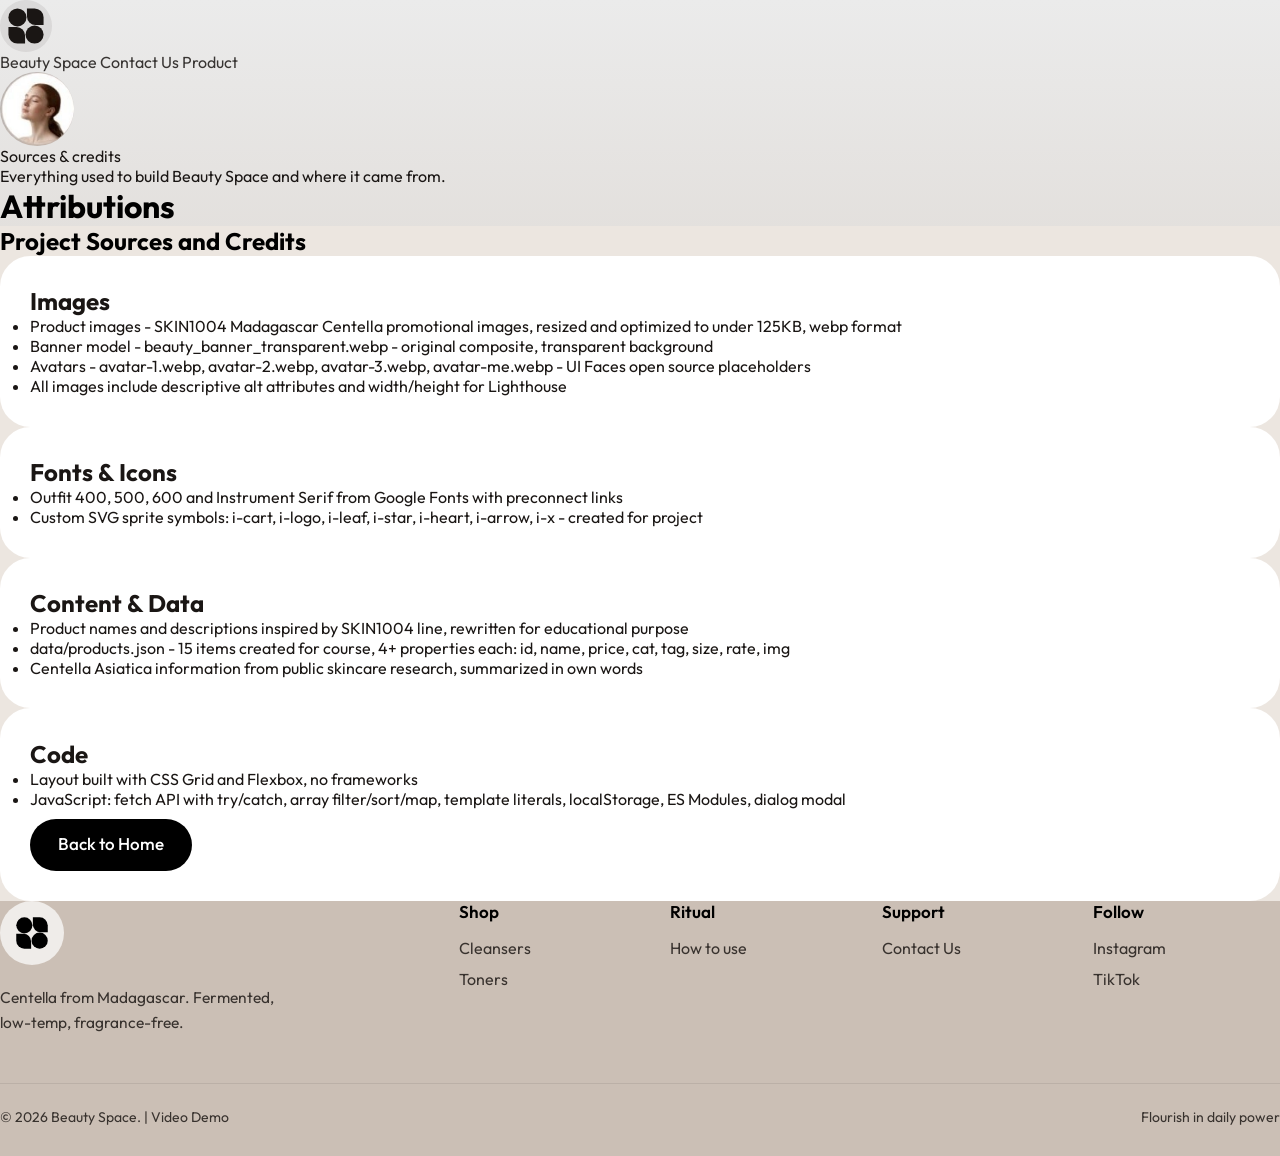
<file: finalproject/attributions.html>
<!DOCTYPE html>
<html lang="en">

<head>
    <meta charset="UTF-8">
    <meta name="viewport" content="width=device-width, initial-scale=1">
    <title>Attributions | Beauty Space</title>
    <meta name="description"
        content="Attributions for Beauty Space project listing images, fonts, icons and content sources used in the WDD 231 final website.">
    <meta name="author" content="John Akala">
    <link rel="icon" type="image/svg+xml" href="images/favicon.svg">
    <meta property="og:title" content="Attributions | Beauty Space - Sources and Credits">
    <meta property="og:description"
        content="Full list of images, fonts, icons and content sources used to build the Beauty Space skincare website for WDD 231.">
    <meta property="og:image"
        content="https://johnolshea.github.io/wdd231/finalproject/images/beauty_banner_transparent.webp">
    <meta property="og:url" content="https://johnolshea.github.io/wdd231/finalproject/attributions.html">
    <meta property="og:type" content="website">
    <link rel="preconnect" href="https://fonts.googleapis.com">
    <link rel="preconnect" href="https://fonts.gstatic.com" crossorigin>
    <link
        href="https://fonts.googleapis.com/css2?family=Outfit:wght@400;500;600&family=Instrument+Serif:ital@1&display=swap"
        rel="stylesheet">
    <link rel="stylesheet" href="styles/style.css">
    <link rel="stylesheet" href="styles/medium.css">
    <script src="scripts/nav.js" defer></script>
    <script src="scripts/script.js" defer></script>
</head>

<body id="top">
    <svg width="0" height="0" aria-hidden="true">
        <symbol id="i-logo" viewBox="0 0 40 40" fill="currentColor">
            <circle cx="11" cy="11" r="9.5" />
            <circle cx="29" cy="29" r="9.5" />
            <path d="M21 1.5h8a9.5 9.5 0 0 1 9.5 9.5v8H30a9 9 0 0 1-9-9z" />
            <path d="M1.5 21H10a9 9 0 0 1 9 9v8.5h-8A9.5 9.5 0 0 1 1.5 29z" />
        </symbol>
    </svg>
    <header class="mast">
        <div class="bar">
            <a class="circle logo" href="index.html" aria-label="Beauty Space home">
                <svg>
                    <use href="#i-logo" />
                </svg>
            </a>
            <nav id="site-nav">
                <a href="index.html#ritual">Beauty Space</a>
                <a href="contact.html">Contact Us</a>
                <a href="products.html">Product</a>
                
            </nav>
            <div class="tools">
                <img class="me" src="images/avatar-me.webp" alt="Beauty Space profile avatar">
            </div>
        </div>
        <div class="mhead">
            <div>Sources &amp; credits</div>
            <aside>
                <p>Everything used to build Beauty Space and where it came from.</p>
            </aside>
        </div>
    </header>
    <main>
        <h1>Attributions</h1>
        <section class="band sand">
            <h2>Project Sources and Credits</h2>
            <div class="in">
                <article class="step">
                    <h2>Images</h2>
                    <ul>
                        <li>Product images - SKIN1004 Madagascar Centella promotional images, resized and optimized to
                            under 125KB, webp format</li>
                        <li>Banner model - beauty_banner_transparent.webp - original composite, transparent background
                        </li>
                        <li>Avatars - avatar-1.webp, avatar-2.webp, avatar-3.webp, avatar-me.webp - UI Faces open source
                            placeholders</li>
                        <li>All images include descriptive alt attributes and width/height for Lighthouse</li>
                    </ul>
                </article>
                <article class="step">
                    <h2>Fonts &amp; Icons</h2>
                    <ul>
                        <li>Outfit 400, 500, 600 and Instrument Serif from Google Fonts with preconnect links</li>
                        <li>Custom SVG sprite symbols: i-cart, i-logo, i-leaf, i-star, i-heart, i-arrow, i-x - created
                            for project</li>
                    </ul>
                </article>
                <article class="step">
                    <h2>Content &amp; Data</h2>
                    <ul>
                        <li>Product names and descriptions inspired by SKIN1004 line, rewritten for educational purpose
                        </li>
                        <li>data/products.json - 15 items created for course, 4+ properties each: id, name, price, cat,
                            tag, size, rate, img</li>
                        <li>Centella Asiatica information from public skincare research, summarized in own words</li>
                    </ul>
                </article>
                <article class="step">
                    <h2>Code</h2>
                    <ul>
                        <li>Layout built with CSS Grid and Flexbox, no frameworks</li>
                        <li>JavaScript: fetch API with try/catch, array filter/sort/map, template literals,
                            localStorage, ES Modules, dialog modal</li>
                    </ul>
                    <p><a class="pill" href="index.html">Back to Home</a></p>
                </article>
            </div>
        </section>
    </main>
    <div class="fwrap">
        <footer class="foot">
            <div class="fl">
                <a class="flogo" href="index.html" aria-label="Home">
                    <svg>
                        <use href="#i-logo" />
                    </svg>
                </a>
                <p>Centella from Madagascar. Fermented, low-temp, fragrance-free.</p>
            </div>
            <div class="cols">
                <div>
                    <h3>Shop</h3><a href="products.html">Cleansers</a><a href="products.html">Toners</a>
                </div>
                <div>
                    <h3>Ritual</h3><a href="index.html#ritual">How to use</a>
                </div>
                <div>
                    <h3>Support</h3><a href="contact.html">Contact Us</a>
                </div>
                <div>
                    <h3>Follow</h3><a href="#">Instagram</a><a href="#">TikTok</a>
                </div>
            </div>
            <div class="legal">
                <span>© 2026 Beauty Space. 
                    | <a href="https://www.loom.com/share/4e817f8eb1d74590bd6f86581abb30bf" target="_blank">Video Demo</a></span>
                <span>Flourish in daily power</span>
            </div>
        </footer>
    </div>
</body>

</html>
</file>
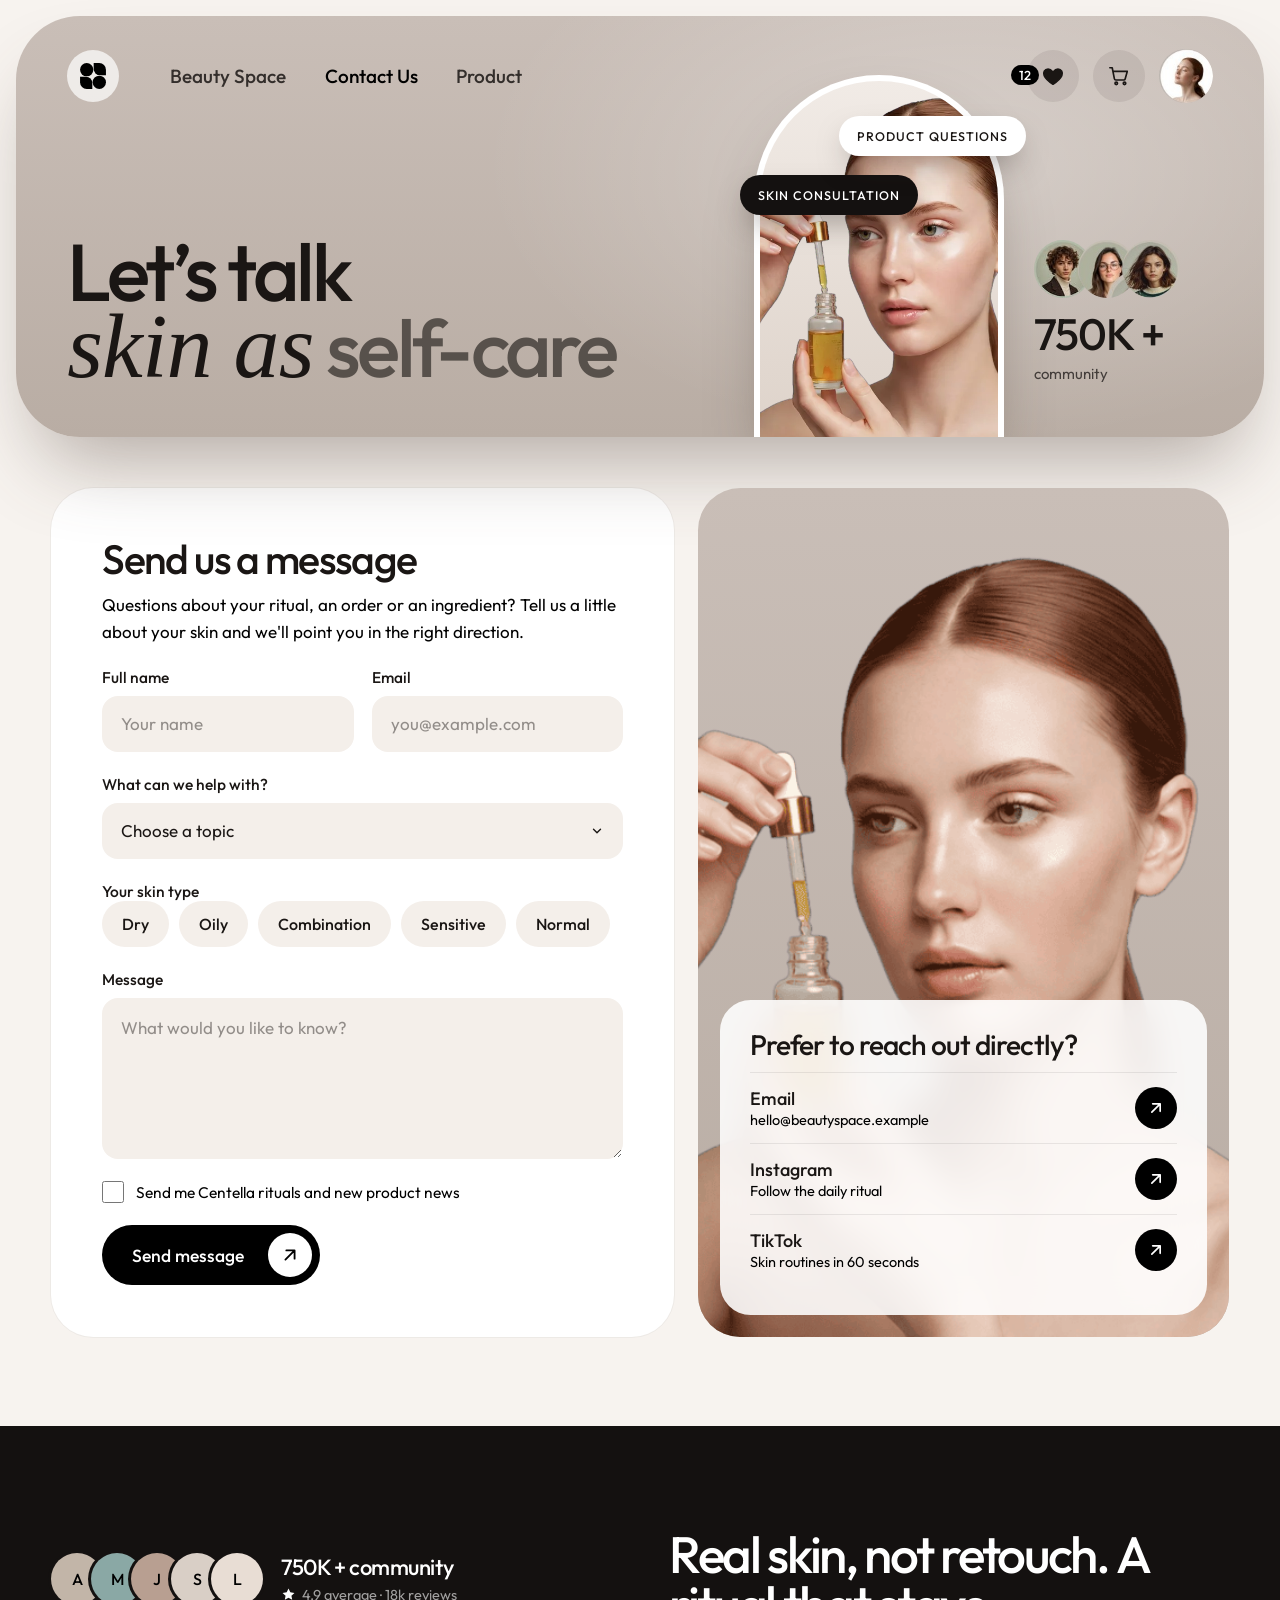
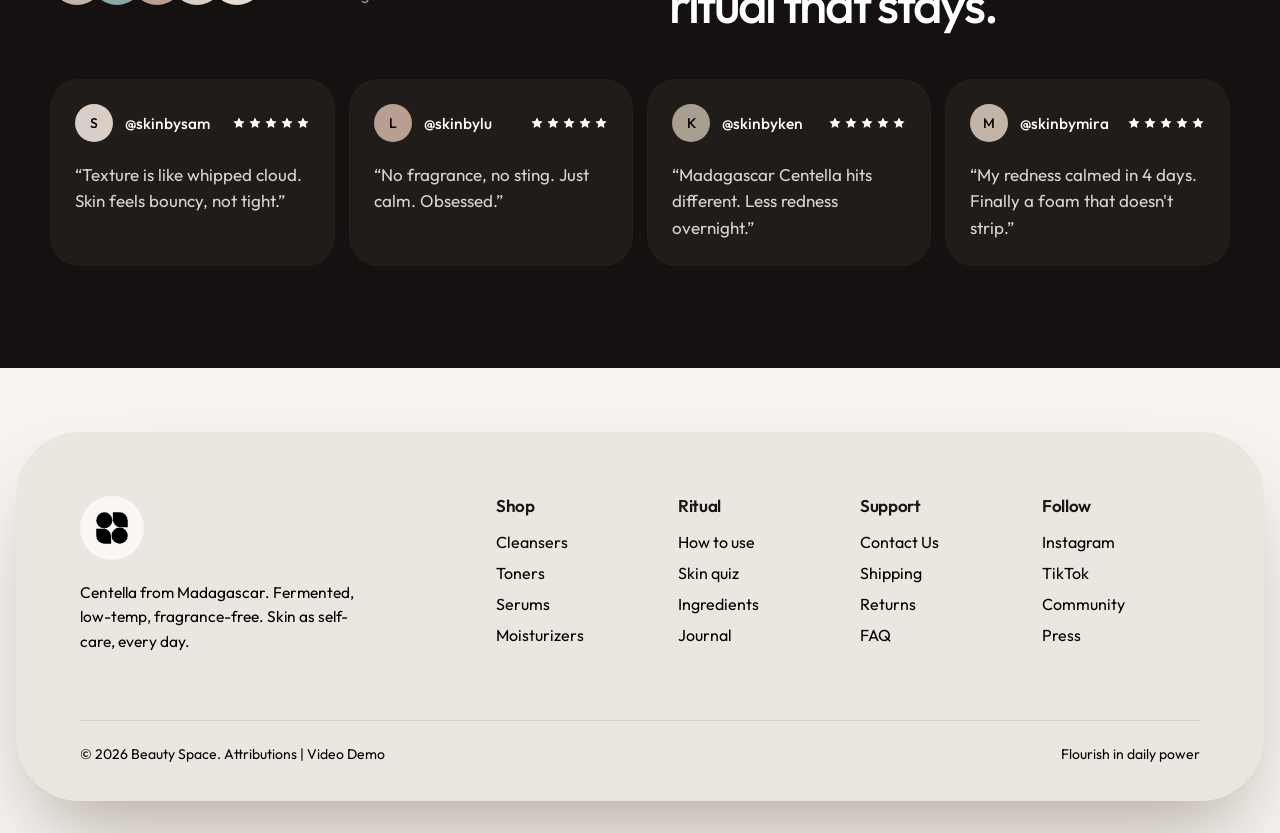
<file: finalproject/contact.html>
<!DOCTYPE html>
<html lang="en">

<head>
  <meta charset="UTF-8">
  <meta name="viewport" content="width=device-width, initial-scale=1">

  <title>Contact Us — Beauty Space</title>

  <!-- SEO metadata -->
  <meta name="description"
    content="Ask the Beauty Space team about Centella skincare, your order or a skin consultation. Send us a message and we will help.">
  <meta name="author" content="John Akala">

  <!-- Open Graph metadata -->
  <meta property="og:type" content="website">
  <meta property="og:title" content="Contact Us — Beauty Space">
  <meta property="og:description"
    content="Ask the Beauty Space team about Centella skincare, your order or a skin consultation. Send us a message and we will help.">
  <meta property="og:image"
    content="https://johnolshea.github.io/wdd231/finalproject/images/beauty_banner_transparent.png">
  <meta property="og:url" content="https://johnolshea.github.io/wdd231/finalproject/contact.html">

  <!-- Favicon -->
  <link rel="icon" type="image/svg+xml" href="images/favicon.svg">

  <!-- Google Fonts -->
  <link rel="preconnect" href="https://fonts.googleapis.com">
  <link rel="preconnect" href="https://fonts.gstatic.com" crossorigin>
  <link href="https://fonts.googleapis.com/css2?family=Outfit:wght@400;500;600&display=swap" rel="stylesheet">

  <!-- Stylesheets -->
  <link rel="stylesheet" href="styles/products.css">
  <link rel="stylesheet" href="styles/contact.css">

  <script src="scripts/nav.js" defer></script>
  <script type="module" src="scripts/contact.js"></script>
</head>

<body id="top">
  <svg class="svg-sprite" aria-hidden="true">
    <symbol id="i-cart" viewBox="0 0 24 24" fill="none" stroke="currentColor" stroke-width="1.8" stroke-linecap="round"
      stroke-linejoin="round">
      <circle cx="9" cy="20" r="1.4" />
      <circle cx="18" cy="20" r="1.4" />
      <path d="M2 3h2.6l2.4 12.2a1.5 1.5 0 0 0 1.5 1.2h8.7a1.5 1.5 0 0 0 1.5-1.1L21 7H5.4" />
    </symbol>
    <symbol id="i-logo" viewBox="0 0 40 40" fill="currentColor">
      <circle cx="11" cy="11" r="9.5" />
      <circle cx="29" cy="29" r="9.5" />
      <path d="M21 1.5h8a9.5 9.5 0 0 1 9.5 9.5v8H30a9 9 0 0 1-9-9z" />
      <path d="M1.5 21H10a9 9 0 0 1 9 9v8.5h-8A9.5 9.5 0 0 1 1.5 29z" />
    </symbol>
    <symbol id="i-leaf" viewBox="0 0 24 24" fill="none" stroke="currentColor" stroke-width="1.7" stroke-linecap="round"
      stroke-linejoin="round">
      <path d="M11 20A7 7 0 0 1 9.8 6.1C15.5 5 17 4.5 19 2c1 2 2 4.2 2 8 0 5.5-4.8 10-10 10z" />
      <path d="M2 21c0-3 1.9-5.4 5.1-6C9.5 14.5 12 13 13 12" />
    </symbol>
    <symbol id="i-star" viewBox="0 0 24 24" fill="currentColor">
      <path d="m12 2.5 2.9 6 6.6.9-4.8 4.6 1.2 6.5-5.9-3.2-5.9 3.2 1.2-6.5L2.5 9.4l6.6-.9z" />
    </symbol>
    <symbol id="i-heart" viewBox="0 0 24 24" stroke="currentColor" stroke-width="1.8" stroke-linejoin="round">
      <path class="heart-fill"
        d="M12 21s-7.5-4.6-9.6-9.3C.9 8.3 2.8 4.5 6.6 4.5c2 0 3.6 1.1 5.4 3.1 1.8-2 3.4-3.1 5.4-3.1 3.8 0 5.7 3.8 4.2 7.2C19.5 16.4 12 21 12 21z" />
    </symbol>
    <symbol id="i-arrow" viewBox="0 0 24 24" fill="none" stroke="currentColor" stroke-width="2" stroke-linecap="round"
      stroke-linejoin="round">
      <path d="M7 17 17 7M8 7h9v9" />
    </symbol>
  </svg>
  <header class="dock" id="dock">
    <a class="dlogo" href="index.html" aria-label="Home">
      <svg>
        <use href="#i-logo" />
      </svg></a>
    <nav>
      <a href="index.html#ritual">Beauty Space</a>
      <a href="contact.html">Contact Us</a>
      <a href="products.html">Product</a>
    </nav>
    <a class="dcart" href="products.html" aria-label="Cart">
      <svg>
        <use href="#i-cart" />
      </svg><span class="cb" hidden>0</span>
    </a>
  </header>

  <main id="main">
    <header class="mast mast--shop">
      <div class="bar">
        <a class="circle logo" href="index.html" aria-label="Beauty Space home"><svg>
            <use href="#i-logo" />
          </svg></a>
        <nav id="site-nav"><a href="index.html#ritual">Beauty Space</a><a href="contact.html"
            aria-current="page">Contact
            Us</a><a href="products.html">Product</a></nav>
        <div class="tools"><span class="badge" id="wishCount">12</span>
          <button class="circle wish" id="wish" aria-label="Wishlist"><svg>
              <use href="#i-heart" />
            </svg></button>
          <a class="circle cart" href="products.html" aria-label="Cart"><svg>
              <use href="#i-cart" />
            </svg><span class="cb" hidden>0</span></a>
          <img class="me" src="images/avatar-me.jpg" alt="Your profile avatar"><button class="circle menu" type="button"
            aria-label="Menu" aria-expanded="false" aria-controls="site-nav"><svg aria-hidden="true" viewBox="0 0 24 24"
              fill="none" stroke="currentColor" stroke-width="2" stroke-linecap="round">
              <path d="M4 7h16M4 12h16M4 17h16" />
            </svg></button>
        </div>
      </div>
      <div class="mhead">
        <h1>Let’s talk<br><em>skin as</em> <span>self-care</span></h1>
        <aside>
          <div class="avs">
            <img src="images/avatar-2.jpg" alt="Community member">
            <img src="images/avatar-1.jpg" alt="Community member">
            <img src="images/avatar-3.jpg" alt="Community member">
          </div>
          <b>750K +</b>
          <p>community</p>
        </aside>
      </div>
      <div class="mvis" aria-hidden="true">
        <div class="arch">
          <img src="images/model-arch.webp" alt="Beauty model posing in an arched studio setting" width="560"
            height="665">
        </div>
        <span class="mchip dark">Skin consultation</span>
        <span class="mchip lite">Product questions</span>
      </div>
    </header>

    <section class="band sand">
      <div class="in contact">
        <form class="cform" action="thanks.html" method="get">
          <div>
            <h2>Send us a message</h2>
            <p class="sub">Questions about your ritual, an order or an ingredient? Tell us a little about your skin and
              we'll point you in the right direction.</p>
          </div>
          <div class="grid2">
            <div class="f"><label for="name">Full name</label><input id="name" name="name" type="text"
                autocomplete="name" required minlength="2" placeholder="Your name"></div>
            <div class="f"><label for="email">Email</label><input id="email" name="email" type="email"
                autocomplete="email" required placeholder="you@example.com"></div>
          </div>
          <div class="f"><label for="topic">What can we help with?</label><select id="topic" name="topic" required>
              <option value="" disabled selected>Choose a topic</option>
              <option>Product question</option>
              <option>Order support</option>
              <option>Skin consultation</option>
              <option>Press and partnerships</option>
            </select></div>
          <fieldset class="f">
            <legend>Your skin type</legend>
            <div class="opts"><label class="opt"><input type="radio" name="skin" value="Dry"
                  required><span>Dry</span></label><label class="opt"><input type="radio" name="skin" value="Oily"
                  required><span>Oily</span></label><label class="opt"><input type="radio" name="skin"
                  value="Combination" required><span>Combination</span></label><label class="opt"><input type="radio"
                  name="skin" value="Sensitive" required><span>Sensitive</span></label><label class="opt"><input
                  type="radio" name="skin" value="Normal" required><span>Normal</span></label></div>
          </fieldset>
          <div class="f"><label for="message">Message</label><textarea id="message" name="message" rows="5" required
              minlength="10" maxlength="600" placeholder="What would you like to know?"></textarea></div>
          <label class="chk"><input type="checkbox" name="updates" value="Yes"><span>Send me Centella rituals and new
              product news</span></label>
          <button class="send" type="submit"><span>Send message</span><i><svg aria-hidden="true">
                <use href="#i-arrow" />
              </svg></i></button>
        </form>
        <aside class="side">
          <img src="images/beauty_banner_transparent.png" alt="Beauty Space skincare campaign artwork" width="1824"
            height="1376" loading="lazy">
          <div class="glass">
            <h2>Prefer to reach out directly?</h2>
            <a href="mailto:hello@beautyspace.example">
              <span>Email<small>hello@beautyspace.example</small>
              </span><i><svg aria-hidden="true">
                  <use href="#i-arrow" />
                </svg>
              </i>
            </a>
            <a href="#">
              <span>Instagram<small>Follow the daily ritual</small></span>
              <i>
                <svg aria-hidden="true">
                  <use href="#i-arrow" />
                </svg>
              </i>
            </a>
            <a href="#">
              <span>TikTok<small>Skin routines in 60 seconds</small></span>
              <i>
                <svg aria-hidden="true">
                  <use href="#i-arrow" />
                </svg>
              </i>
            </a>
          </div>
        </aside>
      </div>
    </section>

    <section class="band dark" aria-labelledby="rt">
      <div class="in">
        <div class="rtop">
          <div class="proof">
            <div class="ini">
              <i class="bg-c2b5a8">A</i>
              <i class="bg-8aa8a5">M</i>
              <i class="bg-b89f91">J</i>
              <i class="bg-d9cfc6">S</i>
              <i class="bg-e8ddd4">L</i>
          </div>
          <div><b>750K + community</b><span class="rate"><svg aria-hidden="true">
                <use href="#i-star" />
              </svg>4.9 average · 18k reviews</span></div>
        </div>
        <h2 id="rt">Real skin, not retouch. A ritual that stays.</h2>
      </div>
      <div class="rgrid">
        <figure class="rv">
          <div class="rvh"><i class="bg-d9cfc6">S</i>
            <span class="review-name">@skinbysam</span><span class="st" role="img" aria-label="5 out of 5 stars"><svg
                aria-hidden="true">
                <use href="#i-star" />
              </svg><svg aria-hidden="true">
                <use href="#i-star" />
              </svg><svg aria-hidden="true">
                <use href="#i-star" />
              </svg><svg aria-hidden="true">
                <use href="#i-star" />
              </svg><svg aria-hidden="true">
                <use href="#i-star" />
              </svg></span>
          </div>
          <blockquote>“Texture is like whipped cloud. Skin feels bouncy, not tight.”</blockquote>
        </figure>
        <figure class="rv">
          <div class="rvh"><i class="bg-b89f91">L</i>
            <span class="review-name">@skinbylu</span><span class="st" role="img" aria-label="5 out of 5 stars"><svg
                aria-hidden="true">
                <use href="#i-star" />
              </svg><svg aria-hidden="true">
                <use href="#i-star" />
              </svg><svg aria-hidden="true">
                <use href="#i-star" />
              </svg><svg aria-hidden="true">
                <use href="#i-star" />
              </svg><svg aria-hidden="true">
                <use href="#i-star" />
              </svg></span>
          </div>
          <blockquote>“No fragrance, no sting. Just calm. Obsessed.”</blockquote>
        </figure>
        <figure class="rv">
          <div class="rvh"><i class="bg-a89f91">K</i>
            <span class="review-name">@skinbyken</span><span class="st" role="img" aria-label="5 out of 5 stars"><svg
                aria-hidden="true">
                <use href="#i-star" />
              </svg><svg aria-hidden="true">
                <use href="#i-star" />
              </svg><svg aria-hidden="true">
                <use href="#i-star" />
              </svg><svg aria-hidden="true">
                <use href="#i-star" />
              </svg><svg aria-hidden="true">
                <use href="#i-star" />
              </svg></span>
          </div>
          <blockquote>“Madagascar Centella hits different. Less redness overnight.”</blockquote>
        </figure>
        <figure class="rv">
          <div class="rvh"><i class="bg-c2b5a8">M</i>
            <span class="review-name">@skinbymira</span><span class="st" role="img" aria-label="5 out of 5 stars"><svg
                aria-hidden="true">
                <use href="#i-star" />
              </svg><svg aria-hidden="true">
                <use href="#i-star" />
              </svg><svg aria-hidden="true">
                <use href="#i-star" />
              </svg><svg aria-hidden="true">
                <use href="#i-star" />
              </svg><svg aria-hidden="true">
                <use href="#i-star" />
              </svg></span>
          </div>
          <blockquote>“My redness calmed in 4 days. Finally a foam that doesn't strip.”</blockquote>
        </figure>
      </div>
      </div>
    </section>
  </main>
  <div class="fwrap">
    <footer class="foot">
      <div class="fl">
        <a class="flogo" href="#top" aria-label="Beauty Space - Back to top">
          <svg aria-hidden="true">
            <use href="#i-logo"></use>
          </svg>
        </a>
        <p>Centella from Madagascar. Fermented, low-temp, fragrance-free. Skin as self-care, every day.</p>
      </div>
      <div class="cols">
        <div>
          <h3>Shop</h3>
          <a href="products.html">Cleansers</a>
          <a href="products.html">Toners</a>
          <a href="products.html">Serums</a>
          <a href="products.html">Moisturizers</a>
        </div>
        <div>
          <h3>Ritual</h3>
          <a href="#">How to use</a>
          <a href="#">Skin quiz</a>
          <a href="#">Ingredients</a>
          <a href="#">Journal</a>
        </div>
        <div>
          <h3>Support</h3>
          <a href="contact.html">Contact Us</a>
          <a href="#">Shipping</a>
          <a href="#">Returns</a>
          <a href="#">FAQ</a>
        </div>
        <div>
          <h3>Follow</h3>
          <a href="#">Instagram</a>
          <a href="#">TikTok</a>
          <a href="#">Community</a>
          <a href="#">Press</a>
        </div>
      </div>
      <div class="legal">
        <span>© 2026 Beauty Space. <a href="attributions.html">Attributions</a> | <a href="https://www.loom.com/share/4e817f8eb1d74590bd6f86581abb30bf">Video Demo</a></span>
        <span>Flourish in daily power</span>
      </div>
    </footer>
  </div>
</body>

</html>
</file>
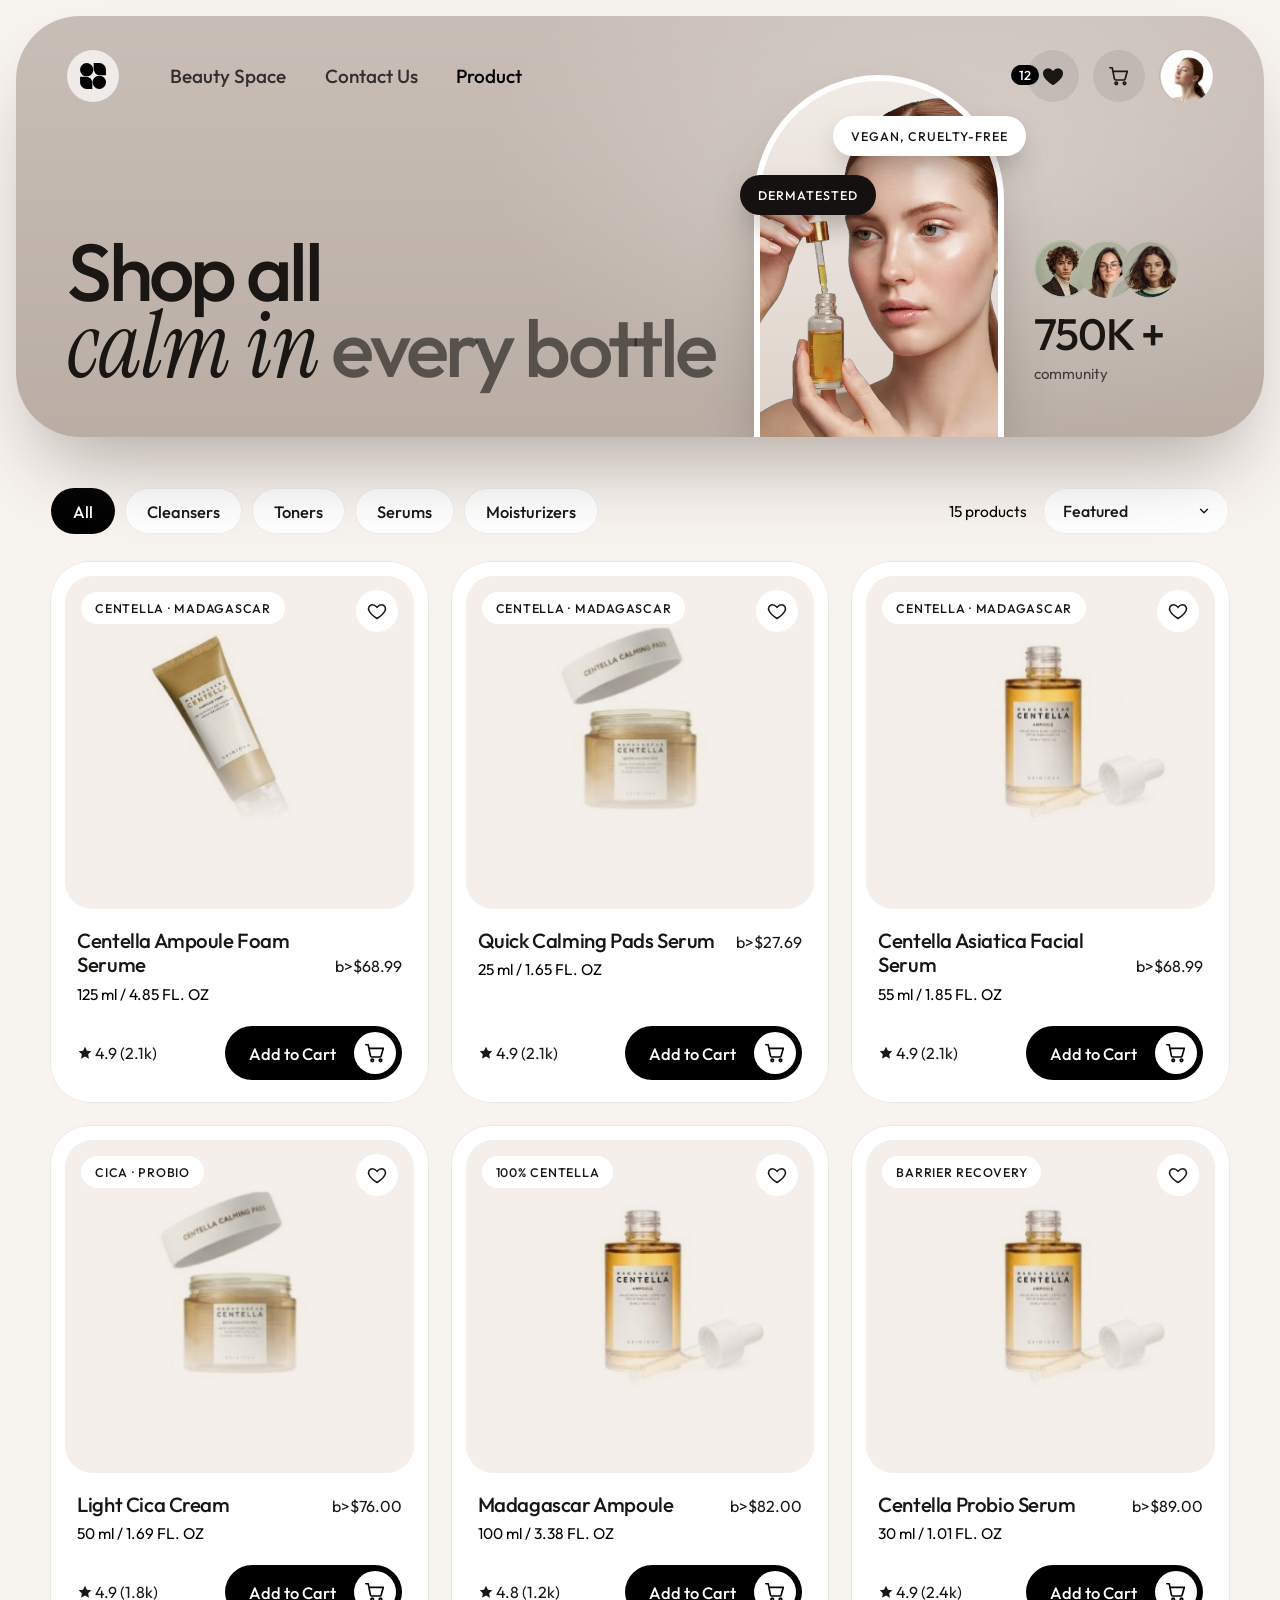
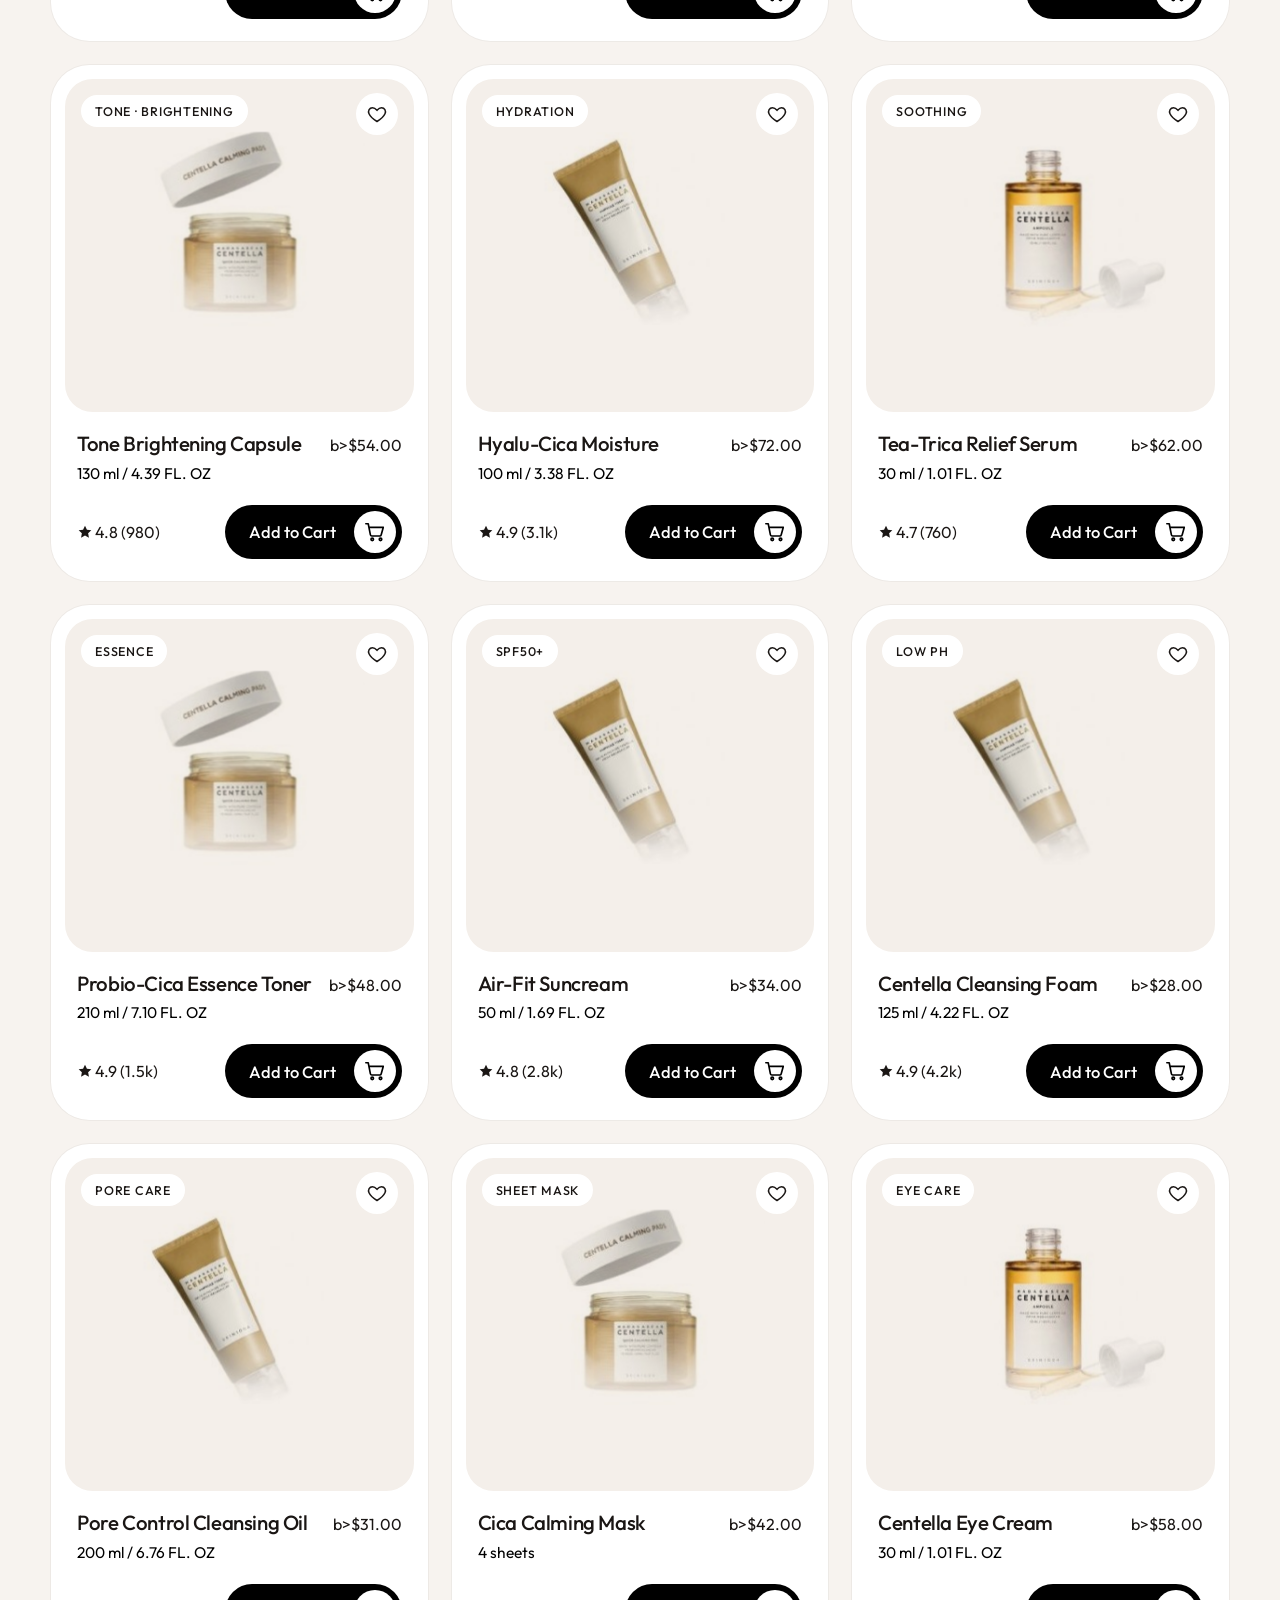
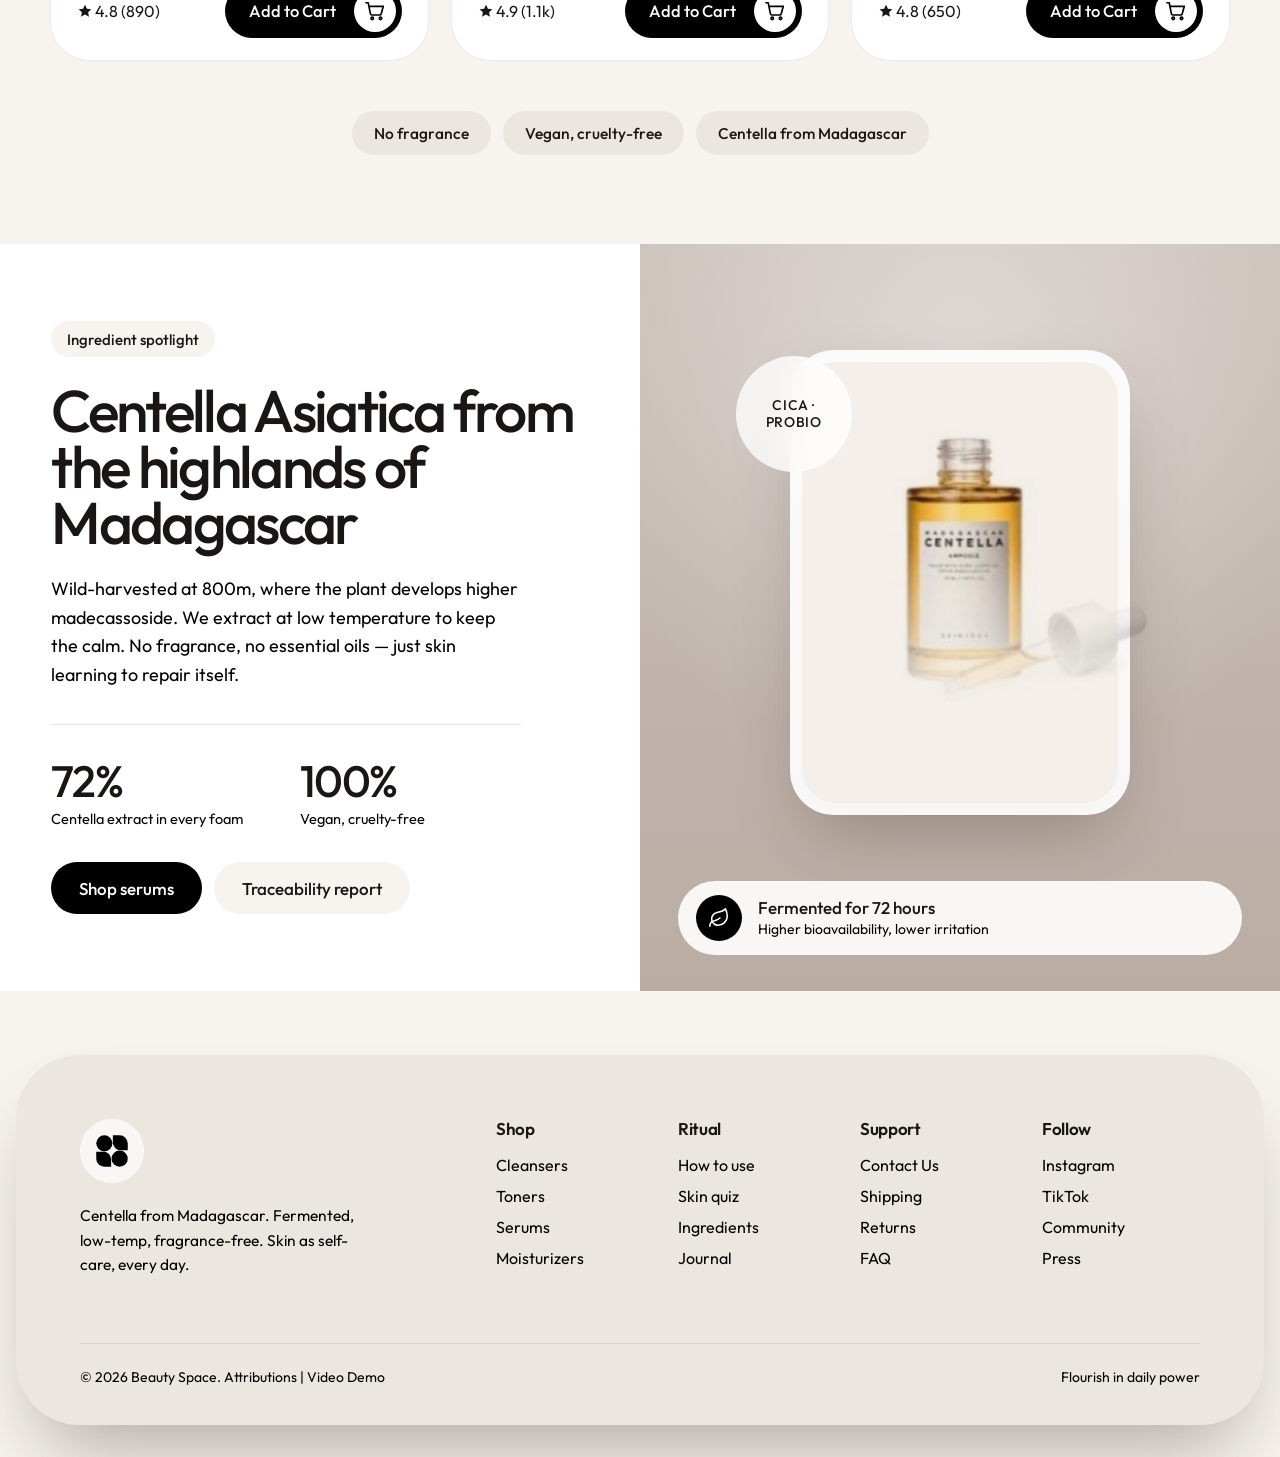
<file: finalproject/products.html>
<!DOCTYPE html>
<html lang="en">

<head>
  <meta charset="UTF-8">
  <meta name="viewport" content="width=device-width, initial-scale=1">

  <title>Shop Skincare Products | Beauty Space</title>

  <!-- SEO metadata -->
  <meta name="description"
    content="Shop Beauty Space skincare products, including gentle Centella cleansers, calming toner pads, and nourishing serums for your daily skincare routine.">
  <meta name="author" content="John Akala">

  <!-- Favicon -->
  <link rel="icon" type="image/svg+xml" href="images/favicon.svg">

  <!-- Open Graph metadata -->
  <meta property="og:title" content="Shop Skincare Products | Beauty Space">
  <meta property="og:description"
    content="Explore Beauty Space skincare products, from gentle Centella cleansers to calming toner pads and nourishing serums for your daily routine.">
  <meta property="og:image"
    content="https://johnolshea.github.io/wdd231/finalproject/images/beauty_banner_transparent.png">
  <meta property="og:url" content="https://johnolshea.github.io/wdd231/finalproject/products.html">
  <meta property="og:type" content="website">

  <link rel="preconnect" href="https://fonts.googleapis.com">
  <link rel="preconnect" href="https://fonts.gstatic.com" crossorigin>
  <link
    href="https://fonts.googleapis.com/css2?family=Instrument+Serif:ital@1&family=Outfit:wght@400;500;600&display=swap"
    rel="stylesheet">
  <link rel="stylesheet" href="styles/products.css">
  <link rel="stylesheet" href="styles/medium.css">

  <script src="scripts/nav.js" defer></script>
  <script type="module" src="scripts/products.js"></script>
</head>

<body id="top">
  <svg width="0" height="0" class="svg-sprite" aria-hidden="true">
    <symbol id="i-cart" viewBox="0 0 24 24" fill="none" stroke="currentColor" stroke-width="1.8" stroke-linecap="round"
      stroke-linejoin="round">
      <circle cx="9" cy="20" r="1.4" />
      <circle cx="18" cy="20" r="1.4" />
      <path d="M2 3h2.6l2.4 12.2a1.5 1.5 0 0 0 1.5 1.2h8.7a1.5 1.5 0 0 0 1.5-1.1L21 7H5.4" />
    </symbol>
    <symbol id="i-logo" viewBox="0 0 40 40" fill="currentColor">
      <circle cx="11" cy="11" r="9.5" />
      <circle cx="29" cy="29" r="9.5" />
      <path d="M21 1.5h8a9.5 9.5 0 0 1 9.5 9.5v8H30a9 9 0 0 1-9-9z" />
      <path d="M1.5 21H10a9 9 0 0 1 9 9v8.5h-8A9.5 9.5 0 0 1 1.5 29z" />
    </symbol>
    <symbol id="i-leaf" viewBox="0 0 24 24" fill="none" stroke="currentColor" stroke-width="1.7" stroke-linecap="round"
      stroke-linejoin="round">
      <path d="M11 20A7 7 0 0 1 9.8 6.1C15.5 5 17 4.5 19 2c1 2 2 4.2 2 8 0 5.5-4.8 10-10 10z" />
      <path d="M2 21c0-3 1.9-5.4 5.1-6C9.5 14.5 12 13 13 12" />
    </symbol>
    <symbol id="i-star" viewBox="0 0 24 24" fill="currentColor">
      <path d="m12 2.5 2.9 6 6.6.9-4.8 4.6 1.2 6.5-5.9-3.2-5.9 3.2 1.2-6.5L2.5 9.4l6.6-.9z" />
    </symbol>
    <symbol id="i-heart" viewBox="0 0 24 24" stroke="currentColor" stroke-width="1.8" stroke-linejoin="round">
      <path class="heart-fill"
        d="M12 21s-7.5-4.6-9.6-9.3C.9 8.3 2.8 4.5 6.6 4.5c2 0 3.6 1.1 5.4 3.1 1.8-2 3.4-3.1 5.4-3.1 3.8 0 5.7 3.8 4.2 7.2C19.5 16.4 12 21 12 21z" />
    </symbol>
    <symbol id="i-x" viewBox="0 0 24 24" fill="none" stroke="currentColor" stroke-width="2" stroke-linecap="round">
      <path d="M6 6l12 12M18 6 6 18" />
    </symbol>
  </svg>
  <header class="dock" id="dock"><a class="dlogo" href="index.html" aria-label="Home"><svg>
        <use href="#i-logo" />
      </svg></a>
    <nav><a href="index.html#ritual">Beauty Space</a><a href="contact.html">Contact Us</a><a
        href="products.html">Product</a></nav><a class="dcart" href="#shop" aria-label="Cart"><svg>
        <use href="#i-cart" />
      </svg><span class="cb" hidden>0</span></a>
  </header>

  <main id="shop">
    <header class="mast mast--shop">
      <div class="bar">
        <a class="circle logo" href="index.html" aria-label="Beauty Space home"><svg>
            <use href="#i-logo" />
          </svg></a>
        <nav id="site-nav"><a href="index.html#ritual">Beauty Space</a><a href="contact.html">Contact Us</a><a
            href="products.html" aria-current="page">Product</a></nav>
        <div class="tools"><span class="badge" id="wishCount">12</span>
          <button class="circle wish" id="wish" aria-label="Wishlist"><svg>
              <use href="#i-heart" />
            </svg></button>
          <a class="circle cart" href="#shop" aria-label="Cart"><svg>
              <use href="#i-cart" />
            </svg><span class="cb" hidden>0</span></a>
          <img class="me" src="images/avatar-me.jpg" alt="Profile"><button class="circle menu" type="button"
            aria-label="Menu" aria-expanded="false" aria-controls="site-nav"><svg aria-hidden="true" viewBox="0 0 24 24"
              fill="none" stroke="currentColor" stroke-width="2" stroke-linecap="round">
              <path d="M4 7h16M4 12h16M4 17h16" />
            </svg></button>
        </div>
      </div>
      <div class="mhead">
        <h1>Shop all<br><em>calm in</em> <span>every bottle</span></h1>
        <aside>
          <div class="avs"><img src="images/avatar-2.jpg" alt="second avatar"><img src="images/avatar-1.jpg"
              alt="first avatar"><img src="images/avatar-3.jpg" alt="third avatar"></div><b>750K +</b>
          <p>community</p>
        </aside>
      </div>
      <div class="mvis" aria-hidden="true">
        <div class="arch"><img src="images/model-arch.webp" alt="model arch" width="560" height="665"></div><span
          class="mchip dark">Dermatested</span><span class="mchip lite">Vegan, cruelty-free</span>
      </div>
    </header>

    <section class="band sand">
      <div class="in">
        <h2 class="visually-hidden">Shop Our Skincare Collection</h2>
        
        <div class="tools2">
          <div class="chips"><button class="chip on" data-f="all">All</button><button class="chip"
              data-f="cleansers">Cleansers</button><button class="chip" data-f="toners">Toners</button><button
              class="chip" data-f="serums">Serums</button><button class="chip"
              data-f="moisturizers">Moisturizers</button></div>
          <div class="sort"><span id="count">6 products</span><select id="sort" aria-label="Sort">
              <option value="0">Featured</option>
              <option value="asc">Price: low to high</option>
              <option value="desc">Price: high to low</option>
            </select></div>
        </div>
        <div class="pgrid" id="pgrid"></div>
        <ul class="perks">
          <li>No fragrance</li>
          <li>Vegan, cruelty-free</li>
          <li>Centella from Madagascar</li>
        </ul>
      </div>
    </section>

    <section class="band white spot">
      <div class="in txt"><span class="tag">Ingredient spotlight</span>
        <h2>Centella Asiatica from the highlands of Madagascar</h2>
        <p class="lede">Wild-harvested at 800m, where the plant develops higher madecassoside. We extract at low
          temperature to keep the calm. No fragrance, no essential oils — just skin learning to repair itself.</p>
        <div class="stats">
          <div><b>72%</b><span>Centella extract in every foam</span></div>
          <div><b>100%</b><span>Vegan, cruelty-free</span></div>
        </div>
        <div class="btns"><button class="pill" data-go="serums">Shop serums</button><a class="pill ghost"
            href="#contact">Traceability report</a></div>
      </div>
      <div class="vis">
        <div class="vcard">
          <div class="vin"><img src="images/product-3.jpg" alt="Centella Asiatica Facial Serum"></div>
        </div>
        <div class="badge2">Cica · Probio</div>
        <div class="chipb"><i><svg>
              <use href="#i-leaf" />
            </svg></i>
          <div><b>Fermented for 72 hours</b><span>Higher bioavailability, lower irritation</span></div>
        </div>
      </div>
    </section>
  </main>

  <dialog class="pm" id="pm" aria-labelledby="pm-title">
    <button class="pm-x" id="pm-close" type="button" aria-label="Close product details"><svg aria-hidden="true">
        <use href="#i-x" />
      </svg></button>
    <div class="pm-body">
      <div class="pm-top">
        <div class="pm-vis"><span class="ptag">Centella · Madagascar</span><button class="pheart" id="pm-heart"
            type="button" aria-label="Save to wishlist" aria-pressed="false"><svg aria-hidden="true">
              <use href="#i-heart" />
            </svg></button>
          <div class="vcard">
            <div class="vin"><img id="pm-img" src="images/model-arch.webp" alt="Product model"></div>
          </div>
        </div>
        <div class="pm-info"><span class="tag" id="pm-step"></span>
          <h2 id="pm-title" tabindex="-1">Product details</h2>
          <div class="pm-meta"><span class="rt"><svg aria-hidden="true">
                <use href="#i-star" />
              </svg><svg aria-hidden="true">
                <use href="#i-star" />
              </svg><svg aria-hidden="true">
                <use href="#i-star" />
              </svg><svg aria-hidden="true">
                <use href="#i-star" />
              </svg><svg aria-hidden="true">
                <use href="#i-star" />
              </svg><em id="pm-rate"></em></span><span id="pm-cat"></span></div>
          <p class="pm-price" id="pm-price"></p>
          <p class="lede" id="pm-desc"></p>
          <p class="pm-size" id="pm-size"></p>
          <ul class="perks">
            <li>No fragrance</li>
            <li>Vegan, cruelty-free</li>
            <li>Centella from Madagascar</li>
          </ul>
          <div class="pm-buy">
            <div class="qty" role="group" aria-label="Quantity"><button type="button" id="q-"
                aria-label="Decrease quantity">−</button><output id="pm-qty" aria-live="polite">1</output><button
                type="button" id="q-plus" aria-label="Increase quantity">+</button></div>
            <button class="buy pm-add" id="pm-add" type="button"><span id="pm-addtxt">Add to Cart</span><i><svg
                  aria-hidden="true">
                  <use href="#i-cart" />
                </svg></i></button>
          </div>
          <p class="pm-note" id="pm-note" role="status"></p>
        </div>
      </div>
      <div class="pm-sug">
        <h3>Pairs well with</h3>
        <p>Complete your ritual</p>
        <div class="sg" id="pm-sug"></div>
      </div>
    </div>
  </dialog>

  <div class="fwrap">
    <footer class="foot" id="contact">
      <div class="fl">
        <a class="flogo" href="#top" aria-label="Beauty Space - Back to top">
          <svg aria-hidden="true">
            <use href="#i-logo"></use>
          </svg>
        </a>
        <p>Centella from Madagascar. Fermented, low-temp, fragrance-free. Skin as self-care, every day.</p>
      </div>
      <div class="cols">
        <div>
          <h3>Shop</h3>
          <a href="products.html">Cleansers</a>
          <a href="products.html">Toners</a>
          <a href="products.html">Serums</a>
          <a href="products.html">Moisturizers</a>
        </div>
        <div>
          <h3>Ritual</h3>
          <a href="#">How to use</a>
          <a href="#">Skin quiz</a>
          <a href="#">Ingredients</a>
          <a href="#">Journal</a>
        </div>
        <div>
          <h3>Support</h3>
          <a href="contact.html">Contact Us</a>
          <a href="#">Shipping</a>
          <a href="#">Returns</a>
          <a href="#">FAQ</a>
        </div>
        <div>
          <h3>Follow</h3>
          <a href="#">Instagram</a>
          <a href="#">TikTok</a>
          <a href="#">Community</a>
          <a href="#">Press</a>
        </div>
      </div>
      <div class="legal">
        <span>© 2026 Beauty Space. <a href="attributions.html">Attributions</a> | <a href="https://www.loom.com/share/4e817f8eb1d74590bd6f86581abb30bf"
            target="_blank">Video Demo</a></span>
        <span>Flourish in daily power</span>
      </div>
    </footer>
  </div>
</body>

</html>
</file>
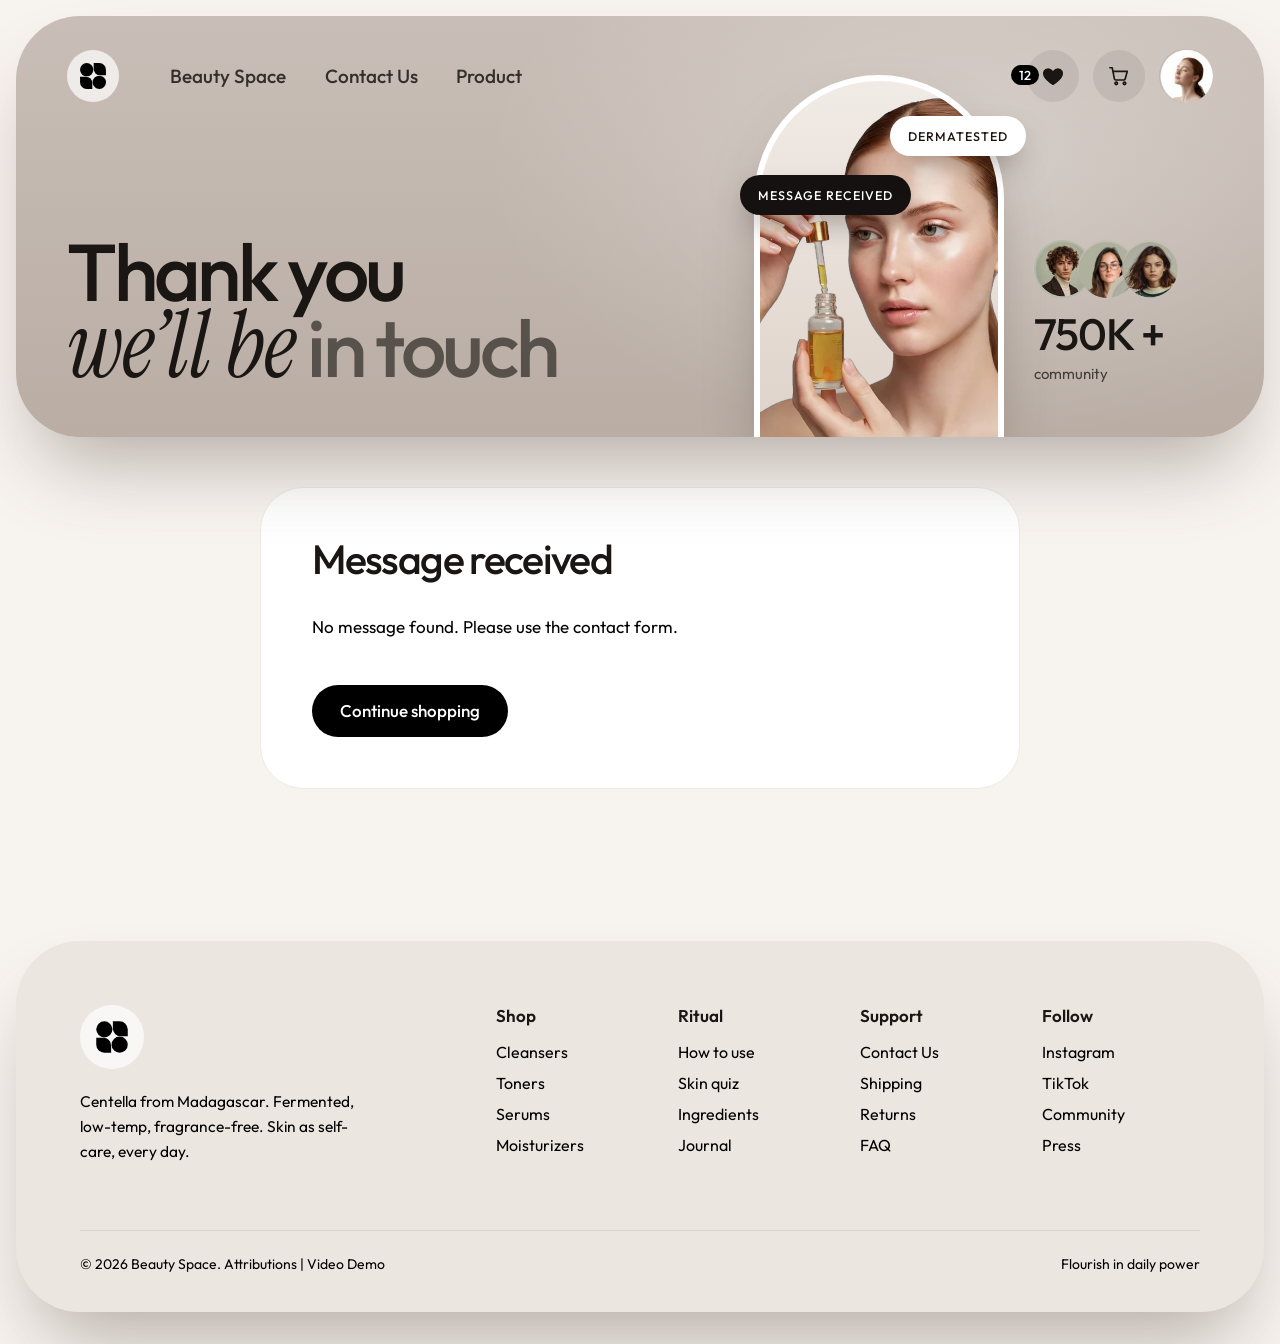
<file: finalproject/thanks.html>
<!DOCTYPE html>
<html lang="en">

<head>
  <meta charset="UTF-8">
  <meta name="viewport" content="width=device-width, initial-scale=1">
  <title>Thank You — Beauty Space</title>
  <meta name="description" content="Confirmation of your message to the Beauty Space team.">
  <meta name="author" content="John Akala">
  <meta property="og:type" content="website">
  <meta property="og:title" content="Thank You — Beauty Space">
  <meta property="og:description" content="Confirmation of your message to the Beauty Space team.">
  <meta property="og:image" content="images/beauty_banner_transparent.png">
  <link rel="icon" href="images/favicon.svg" type="image/svg+xml">

  <link rel="preconnect" href="https://fonts.googleapis.com">
  <link rel="preconnect" href="https://fonts.gstatic.com" crossorigin>
  <link
    href="https://fonts.googleapis.com/css2?family=Instrument+Serif:ital@1&family=Outfit:wght@400;500;600&display=swap"
    rel="stylesheet">
  <link rel="stylesheet" href="styles/products.css">
  <link rel="stylesheet" href="styles/contact.css">

   <script src="scripts/nav.js" defer></script>
  <script type="module" src="scripts/thanks.js"></script>
</head>

<body id="top">
  <svg width="0" height="0" style="position:absolute" aria-hidden="true">
    <symbol id="i-cart" viewBox="0 0 24 24" fill="none" stroke="currentColor" stroke-width="1.8" stroke-linecap="round"
      stroke-linejoin="round">
      <circle cx="9" cy="20" r="1.4" />
      <circle cx="18" cy="20" r="1.4" />
      <path d="M2 3h2.6l2.4 12.2a1.5 1.5 0 0 0 1.5 1.2h8.7a1.5 1.5 0 0 0 1.5-1.1L21 7H5.4" />
    </symbol>
    <symbol id="i-logo" viewBox="0 0 40 40" fill="currentColor">
      <circle cx="11" cy="11" r="9.5" />
      <circle cx="29" cy="29" r="9.5" />
      <path d="M21 1.5h8a9.5 9.5 0 0 1 9.5 9.5v8H30a9 9 0 0 1-9-9z" />
      <path d="M1.5 21H10a9 9 0 0 1 9 9v8.5h-8A9.5 9.5 0 0 1 1.5 29z" />
    </symbol>
    <symbol id="i-leaf" viewBox="0 0 24 24" fill="none" stroke="currentColor" stroke-width="1.7" stroke-linecap="round"
      stroke-linejoin="round">
      <path d="M11 20A7 7 0 0 1 9.8 6.1C15.5 5 17 4.5 19 2c1 2 2 4.2 2 8 0 5.5-4.8 10-10 10z" />
      <path d="M2 21c0-3 1.9-5.4 5.1-6C9.5 14.5 12 13 13 12" />
    </symbol>
    <symbol id="i-star" viewBox="0 0 24 24" fill="currentColor">
      <path d="m12 2.5 2.9 6 6.6.9-4.8 4.6 1.2 6.5-5.9-3.2-5.9 3.2 1.2-6.5L2.5 9.4l6.6-.9z" />
    </symbol>
    <symbol id="i-heart" viewBox="0 0 24 24" stroke="currentColor" stroke-width="1.8" stroke-linejoin="round">
      <path style="fill:var(--hf,none)"
        d="M12 21s-7.5-4.6-9.6-9.3C.9 8.3 2.8 4.5 6.6 4.5c2 0 3.6 1.1 5.4 3.1 1.8-2 3.4-3.1 5.4-3.1 3.8 0 5.7 3.8 4.2 7.2C19.5 16.4 12 21 12 21z" />
    </symbol>
    <symbol id="i-arrow" viewBox="0 0 24 24" fill="none" stroke="currentColor" stroke-width="2" stroke-linecap="round"
      stroke-linejoin="round">
      <path d="M7 17 17 7M8 7h9v9" />
    </symbol>
  </svg>
  <header class="dock" id="dock"><a class="dlogo" href="index.html" aria-label="Home"><svg>
        <use href="#i-logo" />
      </svg></a>
    <nav><a href="index.html#ritual">Beauty Space</a><a href="contact.html">Contact Us</a><a
        href="products.html">Product</a></nav><a class="dcart" href="products.html" aria-label="Cart"><svg>
        <use href="#i-cart" />
      </svg><span class="cb" hidden>0</span></a>
  </header>

  <header class="mast mast--shop">
    <div class="bar">
      <a class="circle logo" href="index.html" aria-label="Beauty Space home"><svg>
          <use href="#i-logo" />
        </svg></a>
      <nav id="site-nav"><a href="index.html#ritual">Beauty Space</a><a href="contact.html">Contact Us</a><a
          href="products.html">Product</a></nav>
      <div class="tools"><span class="badge" id="wishCount">12</span>
        <button class="circle wish" id="wish" aria-label="Wishlist"><svg>
            <use href="#i-heart" />
          </svg></button>
        <a class="circle cart" href="products.html" aria-label="Cart"><svg>
            <use href="#i-cart" />
          </svg><span class="cb" hidden>0</span></a>
        <img class="me" src="images/avatar-me.jpg" alt="Profile"><button class="circle menu" type="button"
          aria-label="Menu" aria-expanded="false" aria-controls="site-nav"><svg aria-hidden="true" viewBox="0 0 24 24"
            fill="none" stroke="currentColor" stroke-width="2" stroke-linecap="round">
            <path d="M4 7h16M4 12h16M4 17h16" />
          </svg></button>
      </div>
    </div>
    <div class="mhead">
      <h1>Thank you<br><em>we’ll be</em> <span>in touch</span></h1>
      <aside>
        <div class="avs"><img src="images/avatar-2.jpg" alt=""><img src="images/avatar-1.jpg" alt=""><img
            src="images/avatar-3.jpg" alt=""></div><b>750K +</b>
        <p>community</p>
      </aside>
    </div>
    <div class="mvis" aria-hidden="true">
      <div class="arch"><img src="images/model-arch.webp" alt="" width="560" height="665"></div><span
        class="mchip dark">Message received</span><span class="mchip lite">Dermatested</span>
    </div>
  </header>

  <main id="main">
    <section class="band sand">
      <div class="in thanks">
        <div class="cform">
          <h2>Message received</h2>
          <p class="sub" id="lead">Here is what you sent us.</p>
          <dl class="sum" id="sum"></dl><a class="pill" href="products.html">Continue shopping</a>
        </div>
      </div>
    </section>
  </main>
  <div class="fwrap">
    <footer class="foot">
      <div class="fl"><a class="flogo" href="index.html"><svg>
            <use href="#i-logo" />
          </svg></a>
        <p>Centella from Madagascar. Fermented, low-temp, fragrance-free. Skin as self-care, every day.</p>
      </div>
      <div class="cols">
        <div>
          <h4>Shop</h4><a href="products.html">Cleansers</a><a href="products.html">Toners</a><a
            href="products.html">Serums</a><a href="products.html">Moisturizers</a>
        </div>
        <div>
          <h4>Ritual</h4><a href="#">How to use</a><a href="#">Skin quiz</a><a href="#">Ingredients</a><a
            href="#">Journal</a>
        </div>
        <div>
          <h4>Support</h4><a href="contact.html">Contact Us</a><a href="#">Shipping</a><a href="#">Returns</a><a
            href="#">FAQ</a>
        </div>
        <div>
          <h4>Follow</h4><a href="#">Instagram</a><a href="#">TikTok</a><a href="#">Community</a><a href="#">Press</a>
        </div>
      </div>
      <div class="legal">
        <span>© 2026 Beauty Space. <a href="attributions.html">Attributions</a> | <a href="https://www.loom.com/share/4e817f8eb1d74590bd6f86581abb30bf">Video Demo</a></span>
        <span>Flourish in daily power</span>
      </div>
    </footer>
  </div>

</body>

</html>
</file>
<file: styles/small.css>
* {
  box-sizing: border-box;
}

:root {
  --primary: #1a4d2e;
  --secondary: #2e2e2e;
  --accent: #f0f0f0;
  --light: #ffffff;
  --dark: #111111;
  --completed: #1a4d2e;
  --not-completed: #e0e0e0;
}

body {
  font-family: "Roboto", sans-serif;
  color: var(--dark);
  background-color: var(--light);
  line-height: 1.5;
}

header {
  background-color: var(--primary);
  color: white;
  padding: 1rem;
}

.header-top {
  display: flex;
  align-items: center;
  gap: 1rem;
  max-width: 1200px;
  margin: 0 auto;
}

.logo {
  width: 50px;
  height: 50px;
  flex-shrink: 0;
}

.site-name {
  font-size: 1.5rem;
  font-weight: 700;
  flex-grow: 1;
}

#menu {
  background: none;
  border: none;
  color: white;
  font-size: 2rem;
  cursor: pointer;
}

#animateme {
  background-color: var(--secondary);
}

nav {
  display: grid;
  grid-template-rows: 0fr;
  transition: grid-template-rows 0.5s ease-out;
}

nav.open {
  grid-template-rows: 1fr;
}

.navigation {
  overflow: hidden;
  list-style: none;
  margin: 0;
  padding: 0;
}

.navigation li a {
  display: block;
  padding: 1rem;
  color: white;
  text-decoration: none;
}

.navigation li a:hover {
  background-color: rgba(255, 255, 255, 0.15);
}

.navigation li a.active {
  background-color: #145c34;
  color: white;
  font-weight: 700;
  border-left: 4px solid white;
}

main {
  max-width: 1200px;
  margin: 0 auto;
  padding: 1rem;
}

h1 {
  font-size: 1.8rem;
}

.main-grid {
  display: grid;
  gap: 1rem;
}

.card {
  border: 1px solid #ccc;
  border-radius: 8px;
  overflow: hidden;
  background: white;
  box-shadow: 0 2px 6px rgba(0, 0, 0, 0.1);
}

.card h2 {
  background-color: var(--primary);
  color: white;
  margin: 0;
  padding: 0.75rem;
  text-align: center;
  font-size: 1.2rem;
}

.card-content {
  padding: 1rem;
}

.photo-content {
  display: flex;
  justify-content: center;
  padding: 1.5rem;
}

.photo-content img {
  background: #ddd;
  border-radius: 4px;
  max-width: 100%;
  height: auto;
  object-fit: cover;
}

.certificate {
  margin-top: 1rem;
}

.filter-buttons {
  display: flex;
  justify-content: center;
  gap: 0.75rem;
  flex-wrap: wrap;
  margin-bottom: 1rem;
}

.filter {
  padding: 0.5rem 1.5rem;
  border: 1px solid #333;
  border-radius: 6px;
  background: var(--accent);
  cursor: pointer;
  font-weight: 500;
  min-width: 90px;
}

.filter.active,
.filter:hover {
  background-color: var(--primary);
  color: white;
  border-color: var(--primary);
}

.courses-grid {
  display: grid;
  gap: 0.75rem;
}

.course-card {
  padding: 0.8rem;
  border: 1px solid #888;
  border-radius: 6px;
  text-align: center;
  font-weight: 500;
  background-color: var(--not-completed);
}

.course-card.completed {
  background-color: var(--completed);
  color: white;
  border-color: var(--completed);
}

.course-card.completed::before {
  content: "✓ ";
}

.credits {
  text-align: center;
  margin-top: 1rem;
  font-weight: 500;
}

footer {
  background-color: var(--secondary);
  color: white;
  text-align: center;
  padding: 1.5rem 1rem;
  margin-top: 2rem;
}

.social {
  display: flex;
  justify-content: center;
  gap: 1.5rem;
  margin-bottom: 1rem;
}

.social a {
  color: white;
}

.social a:hover {
  color: #a3d9b1;
}

footer p {
  margin: 0.25rem 0;
  font-size: 0.9rem;
}

#lastModified {
  color: #f9d949;
}
</file>
<file: styles/larger.css>
@media screen and (min-width: 768px) {
  #menu {
    display: none;
  }

  nav {
    grid-template-rows: 1fr;
  }

  .navigation {
    display: flex;
    justify-content: flex-start;
    max-width: 1200px;
    margin: 0 auto;
  }

  .navigation li {
    flex: 0 1 auto;
  }

  .navigation li a {
    border-left: none;
  }

  .navigation li a.active {
    background-color: #145c34;
    color: white;
    text-decoration: underline;
    text-underline-offset: 6px;
  }

  .main-grid {
    grid-template-columns: 2fr 1fr;
  }

  .courses-grid {
    grid-template-columns: repeat(3, 1fr);
  }
}
</file>
<file: chamber/styles/small.css>
:root {
    --header-bg: #e6e6e6;
    --page-bg: #fff;
    --page-bg-warm: #faf7f2;
    --card-bg: #eeeeee;
    --card-bg-white: #ffffff;
    --card-border: #c9c9c9;
    --card-border-light: #e5e5e5;
    --divider: #b8b8b8;
    --text: #111111;
    --text-soft: #222222;
    --muted: #444444;
    --muted-light: #333333;
    --btn-active: #bdbdbd;
    --btn-border: #7a7a7a;
    --focus: #0d47a1;
    --gold: #111111;
    --shadow-soft: 0 4px 20px rgba(0,0,0,.06);
    --shadow-medium: 0 12px 32px rgba(0,0,0,.10);
}
* {box-sizing: border-box}
html,body{margin:0;padding:0;background:var(--page-bg);color:var(--text);font-family:Inter,system-ui,-apple-system,Segoe UI,sans-serif;line-height:1.5}
img{max-width:100%;display:block}
a{color:inherit}
button{cursor:pointer}
header{background:var(--header-bg);border-bottom:1px solid var(--card-border);position:sticky;top:0;z-index:20}
.header-inner{max-width:1100px;margin:0 auto;padding:12px 16px;display:flex;align-items:center;justify-content:space-between;gap:12px}
.brand{display:flex;align-items:center;gap:10px;font-weight:700;font-size:1rem;text-decoration:none}
.brand-icon{width:32px;height:32px;border:1px solid #9a9a9a;background:#d0d0d0;display:grid;place-items:center;border-radius:3px}
nav ul{list-style:none;margin:0;padding:0;display:flex;gap:22px;align-items:center}
nav a{text-decoration:none;font-size:.95rem;font-weight:500;padding:4px 0}
nav a.active{font-weight:700;text-decoration:underline;text-underline-offset:6px;text-decoration-thickness:2px}
nav a:focus-visible,button:focus-visible{outline:3px solid var(--focus);outline-offset:2px}
#menuButton{display:none;width:40px;height:40px;border:1px solid var(--card-border);background:var(--card-bg);border-radius:6px}
#navMenu{display:flex}
.menu-panel{display:none;border-top:1px solid var(--card-border);background:var(--header-bg)}
.menu-panel.open{display:block}
.menu-panel a{display:block;padding:12px 16px;text-decoration:none;border-bottom:1px solid var(--card-border)}
.menu-panel a.active{background:var(--btn-active);font-weight:700}
main{max-width:1100px;margin:0 auto;padding:18px 16px 32px}
.page-title{font-size:1.8rem;font-weight:800;letter-spacing:-0.03em;margin:8px 0 16px}
.weather-title{margin-top:36px}
.view-controls{display:flex;justify-content:center;gap:12px;margin:0 0 22px}
.view-controls button{min-width:88px;height:36px;padding:0 18px;border:2px solid var(--btn-border);border-radius:6px;background:var(--page-bg);font-weight:600;font-size:.9rem}
.view-controls button.active{background:var(--btn-active)}
#members{display:grid;grid-template-columns:1fr;gap:16px}
.member-card{background:var(--card-bg);border:1px solid var(--card-border);border-radius:6px;overflow:hidden}
.card-head{text-align:center;padding:14px 10px 10px;position:relative}
.card-head h2{margin:0;font-size:1.05rem;font-weight:700;line-height:1.2}
.card-head p{margin:4px 0 0;font-size:.78rem;color:var(--muted)}
.card-divider{height:1px;background:var(--divider)}
.card-body{display:flex;gap:12px;padding:12px;align-items:flex-start}
.card-body img{width:80px;height:80px;object-fit:cover;border:1px solid #9a9a9a;background:#ddd;flex-shrink:0}
.card-details{flex:1;min-width:0;font-size:.78rem;line-height:1.4}
.card-details .line{margin:3px 0;word-break:break-word}
.card-details strong{font-size:.72rem;letter-spacing:.03em}
.card-details a{color:#0b3d91;text-decoration:underline;text-underline-offset:3px}
#members.list-view{display:flex;flex-direction:column}
#members.list-view .card-body img{display:none}
#members.list-view .card-body{padding:10px 12px}
#members.list-view .card-details{display:flex;flex-wrap:wrap;gap:10px 18px}
footer{background:var(--header-bg);border-top:1px solid var(--card-border);margin-top:28px}
.footer-inner{max-width:1100px;margin:0 auto;padding:20px 16px;display:grid;gap:18px;grid-template-columns:1fr;font-size:.85rem}
.footer-title{font-weight:800;margin-bottom:6px}
.footer-muted{color:var(--muted)}
.social-row{display:flex;gap:10px}
.social-row a{width:36px;height:36px;display:grid;place-items:center;text-decoration:none}
.visually-hidden{position:absolute;width:1px;height:1px;padding:0;margin:-1px;overflow:hidden;clip:rect(0,0,0,0);white-space:nowrap;border:0}
.skip-link{position:absolute;left:8px;top:8px;background:var(--text);color:#fff;padding:8px 12px;border-radius:6px;z-index:100;transform:translateY(-200%)}
.skip-link:focus{transform:translateY(0)}
@media(max-width:699px){#navMenu{display:none}#menuButton{display:grid;place-items:center}}

/* --- HOME PAGE --- */
.hero{position:relative;height:520px;border-radius:12px;overflow:hidden;border:1px solid var(--card-border);background:#e9e1d1;isolation:isolate}
.hero-img{position:absolute;inset:0;width:100%;height:100%;object-fit:cover;object-position:55% 42%}
.hero-overlay{position:absolute;inset:0;background:linear-gradient(180deg,rgba(255,255,255,.55) 0%,rgba(255,255,255,.15) 38%,rgba(0,0,0,.28) 100%);z-index:1}
.hero-content{position:relative;z-index:2;height:100%;display:flex;align-items:center;padding:32px 28px}
.hero-left{max-width:540px;display:flex;flex-direction:column;gap:12px}
.eyebrow{font-size:11px;letter-spacing:.18em;font-weight:800;text-transform:uppercase;opacity:.7;margin:0}
.hero-title{font-size:48px;line-height:.95;letter-spacing:-.03em;font-weight:400;margin:0;color:#121212;font-family:"Instrument Serif",serif}
.hero-title em{font-style:italic}
.hero-sub{font-size:16px;line-height:1.5;color:#2b2b2b;max-width:460px;margin:4px 0}
.cta-primary{display:inline-flex;align-items:center;justify-content:center;background:#111;color:#fff;border:1px solid #111;padding:13px 22px;border-radius:999px;font-size:14px;font-weight:700;text-decoration:none;box-shadow:0 8px 24px rgba(0,0,0,.18);transition:transform .35s;width:fit-content;position:relative;z-index:3}
.cta-primary:hover{transform:translateY(-2px)}
.info-grid{display:grid;grid-template-columns:1fr;gap:16px;margin-top:20px}
.info-card{padding:16px;display:flex;flex-direction:column;gap:6px;min-height:280px}
.info-card-head{display:flex;align-items:center;justify-content:space-between;margin-bottom:10px}
.info-card-title{font-weight:800;font-size:14px;margin:0}
.info-badge{font-size:10px;letter-spacing:.12em;text-transform:uppercase;font-weight:800;padding:4px 8px;border-radius:999px;background:var(--text);color:var(--page-bg)}
.live-badge{background:#ffb84d;color:#111}
.events-list{display:flex;flex-direction:column;gap:10px}
.event-row{display:flex;gap:10px;align-items:flex-start;padding:10px;border-radius:8px;background:var(--page-bg);border:1px solid var(--card-border)}
.date-pill{min-width:52px;height:44px;border-radius:7px;background:var(--text);color:var(--page-bg);display:grid;place-items:center;line-height:1;padding:4px}
.date-pill b{font-size:14px;font-weight:800} .date-pill span{font-size:10px;font-weight:700}
.event-meta .ev-title{font-size:13px;font-weight:700} .event-meta .ev-desc{font-size:11px;color:var(--muted)}
.weather-main{display:flex;align-items:center;gap:12px;min-height:72px}
.weather-main img{width:64px;height:64px;background:#ffe9a8;border-radius:12px;border:1px solid #ddd}
.weather-temp{font-family:"Instrument Serif",serif;font-size:28px;line-height:1}
.weather-desc{font-size:12px;color:var(--muted);text-transform:capitalize}
.forecast{margin-top:12px;display:flex;gap:8px}
.f-day{flex:1;padding:8px 6px;border-radius:8px;background:var(--page-bg);border:1px solid var(--card-border);text-align:center}
.f-day b{font-size:11px;display:block} .f-day span{font-size:13px;font-weight:700}
.f-day img{margin:2px auto}
.benefits{display:flex;flex-direction:column;gap:10px}
.benefit{display:flex;gap:10px;align-items:flex-start} .check{width:20px;height:20px;border-radius:50%;background:var(--text);color:var(--page-bg);display:grid;place-items:center;font-size:12px;flex-shrink:0}
.benefit p{margin:0;font-size:13px;font-weight:500;line-height:1.4} .benefit p span{color:var(--muted);font-weight:400}

.secondary-cta{
  margin-top:auto;
  width:100%;
  height:40px;
  border-radius:999px;
  border:1.5px solid var(--btn-border);
  background:transparent;
  color:var(--text);
  font-weight:700;
  font-size:13px;
  display:flex;
  align-items:center;
  justify-content:center;
  gap:8px;
  text-decoration:none;
  position:relative;
  overflow:hidden;
  transition:all .4s cubic-bezier(.16,1,0.3,1);
}
.secondary-cta::after{
  content:"→";
  display:inline-block;
  transform:translateX(-6px);
  opacity:0;
  transition:transform .4s cubic-bezier(.16,1,0.3,1), opacity .35s;
}
.secondary-cta:hover{
  background:var(--text);
  color:var(--page-bg);
  border-color:var(--text);
  transform:translateY(-2px);
  box-shadow:0 8px 20px rgba(0,0,0,.15);
  gap:12px;
}
.secondary-cta:hover::after{
  transform:translateX(0);
  opacity:1;
}
.secondary-cta:active{
  transform:translateY(0) scale(.98);
}

.cards-grid{display:grid;grid-template-columns:1fr;gap:16px}
.gold-badge{position:absolute;top:10px;right:10px;font-size:10px;font-weight:800;padding:4px 8px;border-radius:999px;background:#f9e27a;color:#111;border:1px solid rgba(0,0,0,.15)}

@media (prefers-reduced-motion: no-preference){
  .hero-img{transition:transform 1.2s cubic-bezier(.16,1,0.3,1)}
  .hero:hover .hero-img{transform:scale(1.04)}
  .member-card{transition:transform .35s cubic-bezier(.16,1,0.3,1), box-shadow .35s; will-change:transform}
  .member-card:hover{transform:translateY(-5px); box-shadow:0 12px 28px rgba(0,0,0,.12), 0 4px 10px rgba(0,0,0,.08)}
  .cta-primary{transition:transform .35s cubic-bezier(.16,1,0.3,1), box-shadow .35s}
  .cta-primary:hover{transform:translateY(-3px) scale(1.02)}
  .event-row{transition:transform .25s}
  .event-row:hover{transform:translateX(3px)}
}
.weather-details{font-size:11px;color:var(--muted)}

/* ===== JOIN PAGE - STUNNING VERSION (compliant) ===== */
.join-page{background:var(--page-bg-warm)}
.join-hero{padding:24px 8px 12px;max-width:760px;margin-bottom:8px}
.join-hero .eyebrow{margin-bottom:12px;color:var(--muted-light)}
.join-title{font-family:"Instrument Serif",serif;font-size:42px;line-height:.92;letter-spacing:-0.04em;font-weight:400;margin:0 0 14px;color:var(--text)}
.join-title em{font-style:italic;font-weight:400}
.join-intro{font-size:15px;line-height:1.6;color:var(--muted);max-width:560px;margin:0}
.join-layout{display:grid;grid-template-columns:1fr;gap:24px;align-items:start;margin-top:22px}

/* Form */
.join-form{background:var(--card-bg-white);border:1px solid var(--card-border-light);border-radius:16px;padding:20px 18px;display:flex;flex-direction:column;gap:18px;box-shadow:var(--shadow-soft)}
.form-header h2{font-family:"Instrument Serif",serif;font-size:22px;font-weight:400;margin:0 0 4px;letter-spacing:-0.02em}
.form-header p{margin:0;font-size:12px;color:var(--muted-light);letter-spacing:.02em}
.join-form fieldset{border:1px solid var(--card-border-light);border-radius:12px;padding:16px 14px;margin:0;background:#fcfcfb}
.join-form legend{font-weight:700;font-size:11px;letter-spacing:.12em;text-transform:uppercase;padding:0 8px;background:var(--card-bg-white);border:1px solid var(--card-border-light);border-radius:999px}
.join-form label{display:flex;flex-direction:column;gap:7px;font-size:12.5px;font-weight:600;margin-bottom:2px;letter-spacing:.01em}
.join-form input[type="text"],
.join-form input[type="email"],
.join-form input[type="tel"],
.join-form textarea{width:100%;padding:12px 14px;border:1.5px solid #d6d6d6;border-radius:10px;background:#fff;color:var(--text);font-size:14px;font-family:Inter,sans-serif;transition:border-color .2s, box-shadow .2s}
.join-form input:focus,
.join-form textarea:focus{outline:none;border-color:var(--text);box-shadow:0 0 0 3px rgba(0,0,0,.08)}
.join-form .hint{font-weight:400;font-size:11px;color:var(--muted-light);line-height:1.4}
.join-form .fieldset-desc{font-size:12px;color:var(--muted-light);margin:0 0 10px}
.join-form .radio-label{flex-direction:row;align-items:center;gap:12px;font-weight:500;background:#fff;border:1.5px solid #e8e8e8;padding:12px 14px;border-radius:12px;cursor:pointer;transition:all .2s}
.join-form .radio-label:has(input:checked){border-color:var(--text);background:#111;color:#fff}
.join-form .radio-label:has(input:checked) .radio-text span{color:#c9c9c9}
.join-form .radio-label input{width:18px;height:18px;accent-color:var(--text);flex-shrink:0}
.radio-text{font-size:13px;display:flex;flex-wrap:wrap;gap:4px}
.radio-text span{font-weight:400;color:var(--muted)}
.submit-btn{background:var(--text);color:#fff;border:1px solid var(--text);border-radius:999px;padding:14px 20px;font-weight:700;font-size:14px;cursor:pointer;transition:transform .2s, box-shadow .2s;letter-spacing:.01em}
.submit-btn:hover{transform:translateY(-1px);box-shadow:0 10px 24px rgba(0,0,0,.16)}
.submit-btn:focus-visible{outline:3px solid var(--focus);outline-offset:2px}
.form-footnote{font-size:11px;color:var(--muted-light);margin:2px 0 0;line-height:1.5}

/* Membership Aside */
.membership-aside{display:grid;gap:14px}
.aside-sticky{display:grid;gap:14px}
.aside-title{font-family:"Instrument Serif",serif;font-size:24px;font-weight:400;margin:0;letter-spacing:-0.02em}
.aside-sub{font-size:12px;color:var(--muted-light);margin:0 0 2px}
.membership-card{background:var(--card-bg-white);border:1px solid var(--card-border-light);border-radius:16px;padding:16px 16px 14px;display:flex;flex-direction:column;gap:8px;box-shadow:var(--shadow-soft);position:relative;overflow:hidden;opacity:0;transform:translateY(16px) scale(.98);animation:cardIn .7s cubic-bezier(.16,1,0.3,1) forwards}
.membership-card::before{content:"";position:absolute;left:0;top:0;bottom:0;width:4px}
.card-top{display:flex;align-items:center;gap:10px}
.membership-card h3{margin:0;font-size:15px;font-weight:800;letter-spacing:-.01em}
.membership-card .price{margin:0;font-size:13px;font-weight:600;color:var(--text-soft)}
.membership-card .card-desc{margin:0;font-size:12px;color:var(--muted-light);line-height:1.5}
.tier-badge{font-size:10px;font-weight:800;letter-spacing:.08em;text-transform:uppercase;padding:4px 8px;border-radius:999px;border:1px solid var(--card-border-light)}
.badge-np{background:#e8f5e9;color:#2e7d32;border-color:#c8e6c9}
.badge-bronze{background:#efebe9;color:#6d4c41;border-color:#d7ccc8}
.badge-silver{background:#eceff1;color:#546e7a;border-color:#cfd8dc}
.badge-gold{background:#111;color:#f9e27a;border-color:#333}
.card-np{animation-delay:.08s}.card-np::before{background:#2e7d32}
.card-bronze{animation-delay:.22s}.card-bronze::before{background:#8d6e63}
.card-silver{animation-delay:.36s}.card-silver::before{background:#78909c}
.card-gold{animation-delay:.5s;background:#111;color:#f5f5f5;border-color:#222}.card-gold::before{background:#f9a825}
.card-gold .price{color:#c9c9c9}.card-gold .card-desc{color:#a8a8a8}
.card-gold .tier-badge{border-color:#333}
@keyframes cardIn{to{opacity:1;transform:translateY(0) scale(1)}}
.learn-btn{margin-top:6px;align-self:flex-start;background:#fff;border:1.5px solid #d6d6d6;border-radius:999px;padding:8px 14px;font-size:12px;font-weight:700;letter-spacing:.01em;transition:all .2s}
.learn-btn:hover{background:var(--text);color:#fff;border-color:var(--text);transform:translateY(-1px)}
.card-gold .learn-btn{background:#f9e27a;color:#111;border-color:#f9e27a}
.card-gold .learn-btn:hover{background:#fff;color:#111;border-color:#fff}

/* Modals */
.membership-modal{border:none;border-radius:16px;padding:0;max-width:480px;width:92%;margin:auto;box-shadow:0 24px 64px rgba(0,0,0,.28);background:#fff}
.membership-modal::backdrop{background:rgba(0,0,0,.52);backdrop-filter:blur(4px)}
.modal-content{padding:22px 20px 20px;position:relative}
.close-modal{position:absolute;top:14px;right:14px;width:32px;height:32px;border-radius:50%;border:1px solid var(--card-border-light);background:#fff;display:grid;place-items:center;font-size:14px;transition:all .2s}
.close-modal:hover{background:var(--text);color:#fff;border-color:var(--text)}
.modal-eyebrow{font-size:10px;font-weight:800;letter-spacing:.14em;text-transform:uppercase;color:var(--muted-light);display:block;margin-bottom:8px}
.modal-content h3{margin:0 36px 10px 0;font-size:18px;font-weight:800;letter-spacing:-.02em;font-family:"Instrument Serif",serif}
.modal-content p{font-size:13px;line-height:1.6;color:var(--muted);margin:0 0 10px}
.modal-content ul{margin:12px 0 0 0;padding:0;list-style:none;display:grid;gap:8px}
.modal-content li{font-size:13px;line-height:1.4;color:var(--text-soft);padding-left:22px;position:relative}
.modal-content li::before{content:"✓";position:absolute;left:0;top:0;width:16px;height:16px;border-radius:50%;background:var(--text);color:#fff;display:grid;place-items:center;font-size:10px}

/* Thankyou Page */
.thankyou-page{background:var(--page-bg-warm)}
.thankyou-hero{padding:28px 8px 18px;max-width:700px}
.thankyou-hero .eyebrow{margin-bottom:12px}
.thankyou-title{font-family:"Instrument Serif",serif;font-size:44px;line-height:.9;letter-spacing:-0.04em;font-weight:400;margin:0 0 14px}
.thankyou-title em{font-style:italic}
.thankyou-lead{font-size:15px;line-height:1.6;color:var(--muted);max-width:540px;margin:0}
.thankyou-wrap{display:grid;gap:20px;max-width:1100px;margin-top:24px}
.thankyou-card,.result-card{background:var(--card-bg-white);border:1px solid var(--card-border-light);border-radius:16px;padding:22px 20px;box-shadow:var(--shadow-soft)}
.thankyou-card h2,.result-card h2{margin:6px 0 12px;font-size:20px;font-weight:800;letter-spacing:-.02em;font-family:"Instrument Serif",serif}
.thankyou-card p{font-size:13px;line-height:1.6;color:var(--muted)}
.next-steps{list-style:none;margin:16px 0 0;padding:0;display:grid;gap:14px}
.next-steps li{display:flex;gap:12px;align-items:flex-start}
.next-steps li .check{width:24px;height:24px;border-radius:50%;background:var(--text);color:#fff;display:grid;place-items:center;font-size:12px;flex-shrink:0;margin-top:2px}
.next-steps li strong{font-size:13px;display:block}
.next-steps li p{margin:2px 0 0;font-size:12px;color:var(--muted-light)}
.thankyou-actions{display:grid;grid-template-columns:1fr 1fr;gap:10px;margin-top:20px}
.cta-dark{display:inline-flex;align-items:center;justify-content:center;background:var(--text);color:#fff;border:1px solid var(--text);padding:12px 18px;border-radius:999px;font-size:13px;font-weight:700;text-decoration:none;transition:transform .2s}
.cta-dark:hover{transform:translateY(-1px)}
.results-grid{display:flex;flex-direction:column;gap:10px;margin-top:8px}
.result-row{display:flex;flex-wrap:wrap;gap:8px;padding:12px 14px;background:#fcfcfa;border:1px solid var(--card-border-light);border-radius:12px;font-size:13px}
.result-label{font-weight:700;min-width:160px;letter-spacing:.01em}
.result-value{color:var(--muted);word-break:break-word;flex:1}
.results-footnote{font-size:11px;color:var(--muted-light);margin-top:14px;line-height:1.5}
.return-home{margin-top:0}

@media(prefers-reduced-motion:reduce){.membership-card{animation:none;opacity:1;transform:none}}
</file>
<file: chamber/styles/larger.css>
@media (min-width:700px){
  #menuButton{display:none !important}
  .menu-panel{display:none !important}
  #navMenu{display:flex !important}
  #members{grid-template-columns:repeat(2,1fr)}
  .info-grid{grid-template-columns:repeat(3,1fr)}
  .cards-grid{grid-template-columns:repeat(2,1fr)}
  .footer-inner{grid-template-columns:1fr auto 1fr;align-items:start}
  .footer-inner .social-col{justify-self:center}
  .footer-inner .right-col{text-align:right}
  .join-title{font-size:54px}
  .join-layout{grid-template-columns:1.2fr .8fr}
  .aside-sticky{position:sticky;top:88px}
  .thankyou-wrap{grid-template-columns:1.05fr .95fr;align-items:start}
  .thankyou-title{font-size:56px}
}
@media (min-width:1000px){
  #members{grid-template-columns:repeat(3,1fr)}
  .cards-grid{grid-template-columns:repeat(3,1fr)}
  .hero{height:560px}
  .hero-title{font-size:56px}
  .join-layout{grid-template-columns:1.35fr .65fr;gap:32px}
  .join-hero{padding-top:32px}
  .join-form{padding:26px 24px}
}
</file>
<file: finalproject/styles/style.css>
:root {
  --s: .5;
  --ink: #1a1614;
  --mut: #38322e;
  --r: clamp(36px, calc(var(--s)*115px), 100px);
  --rs: clamp(24px, calc(var(--s)*56px), 44px);
  --pad: clamp(28px, calc(var(--s)*90px), 80px);
  --gap: clamp(20px, calc(var(--s)*64px), 60px);
  --shadow: 0 45px 80px -25px rgba(92, 76, 66, .45)
}

[hidden] {
  display: none !important
}

svg {
  display: block
}

* {
  margin: 0;
  padding: 0;
  box-sizing: border-box
}

body {
  font-family: 'Outfit', sans-serif;
  -webkit-font-smoothing: antialiased;
  overflow-x: hidden;
  background: #cbbfb5 linear-gradient(180deg, #ebebeb 0%, #e0dcd8 35%, #d3cac3 70%, #cbbfb5 100%) top/100% calc(var(--s)*1659px) no-repeat
}

a {
  color: inherit;
  text-decoration: none
}

button {
  font-family: inherit;
  border: 0;
  cursor: pointer;
  color: inherit;
  background: none
}

img {
  display: block
}

svg[aria-hidden="true"][width="0"][height="0"] {
  position: absolute;
}

.hero {
  position: relative;
  height: calc(var(--s)*1500px);
  overflow: hidden
}

.stage {
  position: absolute;
  left: 50%;
  top: 0;
  width: 2212px;
  height: 1500px;
  margin-left: -1106px;
  transform-origin: top center;
  transform: scale(var(--s))
}

.card {
  position: absolute;
  left: 125px;
  top: 50px;
  width: 1962px;
  height: 1382px;
  border-radius: 115px;
  overflow: hidden;
  background: linear-gradient(180deg, #c9beb7 0%, #c0b5ac 55%, #b9ada4 100%);
  box-shadow: 0 55px 90px -15px rgba(92, 76, 66, .5)
}

.card>*,
.hbar>*,
.hcopy>*,
.hproof>*,
.prods>* {
  position: absolute
}

.model {
  left: -24.5px;
  top: -105.8px;
  width: 2064.4px;
  max-width: none;
  height: auto
}

/* header */
.circle {
  width: 52px;
  height: 52px;
  border-radius: 50%;
  display: flex;
  align-items: center;
  justify-content: center;
  background: rgba(26, 22, 20, .08);
  color: #1a1614
}

.logo {
  left: 67px;
  top: 67px
}

.logo svg {
  width: 38px;
  height: 38px
}

.nav {
  left: 195px;
  top: 84px;
  height: 40px;
  display: flex;
  gap: 56px;
  font-size: 24px;
  font-weight: 500;
  line-height: 40px;
  color: #1a1614;
  white-space: nowrap
}

.icon {
  top: 55px;
  transition: transform .2s
}

.icon:hover {
  transform: scale(1.06)
}

.icon svg {
  width: 30px;
  height: 30px
}

.wish {
  left: 1647px
}

.cart {
  left: 1734px
}

.badge {
  left: 1621px;
  top: 78px;
  width: 36px;
  height: 25px;
  border-radius: 13px;
  background: #000;
  color: #fff;
  font-size: 17px;
  font-weight: 500;
  line-height: 25px;
  text-align: center;
  z-index: 2
}

.me {
  left: 1821px;
  top: 54px;
  width: 74px;
  height: 74px;
  border-radius: 50%;
  object-fit: cover
}

/* hero text */
.title {
  left: 67px;
  top: 255px;
  font-size: 132px;
  line-height: 110px;
  font-weight: 500;
  letter-spacing: -.045em;
  color: #1a1614;
  white-space: nowrap
}

.lead {
  left: 67px;
  top: 523px;
  font-size: 24px;
  line-height: 33px;
  font-weight: 400;
  letter-spacing: -.01em;
  color: rgba(26, 22, 20, .88);
  white-space: nowrap
}

/* right cluster */
.av {
  border-radius: 50%;
  object-fit: cover
}

.av1 {
  left: 1692px;
  top: 316px;
  width: 84px;
  height: 84px;
  z-index: 1
}

.av2 {
  left: 1732px;
  top: 263px;
  width: 86px;
  height: 86px;
  z-index: 2
}

.av3 {
  left: 1780px;
  top: 311px;
  width: 88px;
  height: 88px;
  z-index: 3
}

.count {
  left: 1633px;
  top: 417px;
  width: 300px;
  font-size: 50px;
  line-height: 60px;
  font-weight: 500;
  text-align: center;
  color: #1a1614
}

.feature {
  left: 1652px;
  top: 569px;
  font-size: 24px;
  line-height: 33px;
  font-weight: 400;
  letter-spacing: -.01em;
  color: rgba(26, 22, 20, .75);
  white-space: nowrap
}

.add {
  left: 1652px;
  top: 657px;
  width: 254px;
  height: 70px;
  border-radius: 35px;
  background: #fff;
  color: #222;
  text-align: left;
  transition: transform .2s
}

.add span {
  position: absolute;
  left: 21px;
  top: 0;
  font-size: 24px;
  line-height: 70px;
  font-weight: 500;
  letter-spacing: -.01em
}

.add i {
  position: absolute;
  left: 192px;
  top: 8px;
  width: 54px;
  height: 54px;
  border-radius: 50%;
  background: #000;
  display: flex;
  align-items: center;
  justify-content: center
}

.add svg {
  width: 28px;
  height: 28px
}

.add:active,
.book:active {
  transform: scale(.96)
}

/* product cards */
.product {
  top: 898px;
  width: 255px;
  height: 428px;
  border-radius: 50px;
  background: #fff;
  color: #111
}

.p1 {
  left: 55px
}

.p2 {
  left: 333px
}

.p3 {
  left: 1652px
}

.product img {
  position: absolute;
  left: 12px;
  top: 22px;
  width: 231px;
  height: 210px;
  object-fit: cover
}

.price {
  position: absolute;
  left: 24px;
  top: 234px;
  font-size: 36px;
  line-height: 44px;
  font-weight: 600;
  letter-spacing: -.01em
}

.product h2 {
  position: absolute;
  left: 24px;
  top: 289px;
  font-size: 21px;
  line-height: 28px;
  font-weight: 500;
  letter-spacing: -.01em
}

.product p {
  position: absolute;
  left: 24px;
  top: 364px;
  font-size: 16px;
  line-height: 19px;
  font-weight: 400;
  color: #6a6560
}

.book {
  position: absolute;
  right: 23px;
  bottom: 22px;
  width: 73px;
  height: 46px;
  border-radius: 23px;
  background: #000;
  color: #fff;
  font-size: 17px;
  font-weight: 500;
  transition: transform .2s
}

/* ---------- full page ---------- */

.cb {
  position: absolute;
  right: -4px;
  top: -4px;
  min-width: 26px;
  height: 26px;
  padding: 0 6px;
  border-radius: 13px;
  background: #000;
  color: #fff;
  font: 500 16px/26px 'Outfit', sans-serif;
  text-align: center
}

.end {
  padding-bottom: calc(var(--gap) + 20px)
}

.wrap {
  width: calc(var(--s)*1962px);
  margin: 0 auto var(--gap);
  color: var(--ink)
}

.sec {
  position: relative;
  border-radius: var(--r);
  padding: var(--pad);
  box-shadow: var(--shadow);
  scroll-margin-top: calc(var(--gap)*.6)
}

.taupe {
  background: linear-gradient(180deg, #c9beb7, #b9ada4)
}

.sand {
  background: #ece6e0
}

.white {
  background: #fff
}

.dark {
  background: #141110;
  color: #fff;
  display: grid;
  grid-template-columns: 1fr 1.15fr;
  gap: var(--pad);
  align-items: center
}

.h2 {
  font-size: clamp(40px, calc(var(--s)*118px), 96px);
  line-height: .95;
  font-weight: 500;
  letter-spacing: -.045em
}

.h2 span {
  color: #59534f
}

.w {
  color: #fff
}

.lede {
  font-size: clamp(16px, calc(var(--s)*34px), 20px);
  line-height: 1.55;
  letter-spacing: -.01em;
  color: var(--mut);
  max-width: 460px
}

.taupe .lede {
  color: rgba(26, 22, 20, .72)
}

.head {
  display: flex;
  justify-content: space-between;
  align-items: flex-end;
  gap: 32px;
  margin-bottom: calc(var(--pad)*.8)
}

.pill {
  display: inline-flex;
  align-items: center;
  height: 52px;
  padding: 0 28px;
  border-radius: 26px;
  background: #000;
  color: #fff;
  font-size: 17px;
  font-weight: 500;
  white-space: nowrap
}

.pill.ghost {
  background: #ece6e0;
  color: var(--ink)
}

.grid3 {
  display: grid;
  grid-template-columns: repeat(3, 1fr);
  gap: calc(var(--gap)*.55)
}

.step,
.item {
  position: relative;
  background: #fff;
  border-radius: var(--rs);
  padding: clamp(20px, calc(var(--s)*56px), 32px);
  color: var(--ink)
}

.step img,
.item img {
  width: 100%;
  height: clamp(180px, calc(var(--s)*470px), 260px);
  object-fit: contain;
  margin-bottom: 18px
}

.num {
  position: absolute;
  left: 20px;
  top: 20px;
  width: 42px;
  height: 42px;
  border-radius: 50%;
  background: #000;
  color: #fff;
  font: 500 18px/42px 'Outfit', sans-serif;
  text-align: center;
  font-style: normal
}

.step h3,
.item h3 {
  font-size: clamp(22px, calc(var(--s)*56px), 30px);
  line-height: 1.1;
  font-weight: 500;
  letter-spacing: -.02em
}

.step p {
  margin-top: 10px;
  font-size: 16.5px;
  line-height: 1.55;
  color: var(--mut)
}

.item .row {
  display: flex;
  justify-content: space-between;
  align-items: baseline;
  gap: 12px;
  margin-bottom: 10px
}

.item .row b {
  font-size: clamp(26px, calc(var(--s)*72px), 38px);
  font-weight: 600;
  letter-spacing: -.02em
}

.item .row span {
  font-size: 14px;
  color: #38322e
}

.buy {
  margin-top: 22px;
  width: 100%;
  height: 56px;
  border-radius: 28px;
  background: #000;
  color: #fff;
  display: flex;
  align-items: center;
  justify-content: space-between;
  padding: 0 7px 0 26px;
  font-size: 17px;
  font-weight: 500
}

.buy i {
  width: 42px;
  height: 42px;
  border-radius: 50%;
  background: #fff;
  color: #000;
  display: flex;
  align-items: center;
  justify-content: center
}

.buy svg {
  width: 22px;
  height: 22px
}

.spot {
  display: grid;
  grid-template-columns: 1fr 1fr;
  gap: var(--pad);
  padding: calc(var(--pad)*.45)
}

.spot .txt {
  padding: calc(var(--pad)*.55) calc(var(--pad)*.55) calc(var(--pad)*.55) calc(var(--pad)*.55);
  display: flex;
  flex-direction: column;
  align-items: flex-start
}

.tag {
  display: inline-flex;
  height: 36px;
  align-items: center;
  padding: 0 16px;
  border-radius: 18px;
  background: #ece6e0;
  font-size: 15px;
  font-weight: 500;
  margin-bottom: 26px
}

.spot .h2 {
  font-size: clamp(36px, calc(var(--s)*100px), 80px);
  max-width: 560px
}

.spot .lede {
  margin-top: 24px
}

.stats {
  display: grid;
  grid-template-columns: 1fr 1fr;
  gap: 28px;
  margin-top: 34px;
  padding-top: 28px;
  border-top: 1px solid rgba(0, 0, 0, .1);
  width: 100%;
  max-width: 460px
}

.stats b {
  display: block;
  font-size: 44px;
  font-weight: 500;
  letter-spacing: -.04em
}

.stats span {
  font-size: 14.5px;
  color: var(--mut)
}

.btns {
  display: flex;
  gap: 12px;
  margin-top: 34px;
  flex-wrap: wrap
}

.vis {
  position: relative;
  border-radius: calc(var(--r)*.62);
  overflow: hidden;
  min-height: clamp(420px, calc(var(--s)*1180px), 760px)
}

.vis img {
  position: absolute;
  inset: 0;
  width: 100%;
  height: 100%;
  object-fit: cover;
  object-position: 68% 38%
}

.chip {
  position: absolute;
  left: 22px;
  right: 22px;
  bottom: 22px;
  display: flex;
  align-items: center;
  gap: 16px;
  padding: 14px 18px;
  border-radius: 999px;
  background: rgba(255, 255, 255, .88);
  backdrop-filter: blur(14px);
  color: var(--ink)
}

.chip i {
  flex: none;
  width: 46px;
  height: 46px;
  border-radius: 50%;
  background: #000;
  color: #fff;
  display: flex;
  align-items: center;
  justify-content: center
}

.chip svg {
  width: 22px;
  height: 22px
}

.chip b {
  display: block;
  font-size: 17px;
  font-weight: 500
}

.chip span {
  font-size: 14px;
  color: var(--mut)
}

.avs {
  display: flex
}

.avs img {
  width: 88px;
  height: 88px;
  border-radius: 50%;
  object-fit: cover;
  margin-left: -22px
}

.avs img:first-child {
  margin-left: 0
}

.big {
  display: block;
  margin-top: 22px;
  font-size: clamp(56px, calc(var(--s)*160px), 110px);
  font-weight: 500;
  letter-spacing: -.045em;
  line-height: 1
}

.rate {
  display: flex;
  align-items: center;
  gap: 4px;
  margin-top: 16px;
  color: rgba(255, 255, 255, .7);
  font-size: 16px;
  flex-wrap: wrap
}

.rate svg {
  width: 18px;
  height: 18px;
  color: #fff
}

.rate span {
  margin-left: 10px
}

.join .h2 {
  font-size: clamp(34px, calc(var(--s)*92px), 72px);
  color: #fff
}

.sub {
  display: flex;
  gap: 10px;
  margin-top: 34px;
  padding: 7px;
  border-radius: 36px;
  background: rgba(255, 255, 255, .1);
  max-width: 560px
}

.sub input {
  flex: 1;
  min-width: 0;
  height: 54px;
  border: 0;
  outline: 0;
  background: none;
  color: #fff;
  font: 400 17px 'Outfit', sans-serif;
  padding: 0 22px
}

.sub input::placeholder {
  color: rgba(255, 255, 255, .5)
}

.sub button {
  height: 54px;
  padding: 0 28px;
  border-radius: 27px;
  background: #fff;
  color: #000;
  font-size: 17px;
  font-weight: 500
}

.sub:focus-within {
  box-shadow: 0 0 0 2px rgba(255, 255, 255, .6)
}

.ok {
  margin-top: 14px;
  color: rgba(255, 255, 255, .75);
  font-size: 16px
}

.foot {
  display: grid;
  grid-template-columns: 1fr 2fr;
  gap: var(--pad);
  padding-bottom: calc(var(--pad)*.6)
}

.flogo,
.dlogo {
  display: flex;
  align-items: center;
  justify-content: center;
  width: 64px;
  height: 64px;
  border-radius: 50%;
  background: rgba(255, 255, 255, .7);
  color: #000
}

.flogo svg {
  width: 34px;
  height: 34px
}

.fl p {
  margin-top: 20px;
  max-width: 300px;
  font-size: 15.5px;
  line-height: 1.6;
  color: var(--mut)
}

.cols {
  display: grid;
  grid-template-columns: repeat(4, 1fr);
  gap: 24px
}

.cols h3,
h4 {
  font-size: 17px;
  font-weight: 600;
  margin-bottom: 16px
}

.cols a {
  display: block;
  margin-bottom: 11px;
  font-size: 16px;
  color: var(--mut)
}

.cols a:hover,
.pill:hover {
  opacity: .75
}

.legal {
  grid-column: 1/-1;
  display: flex;
  justify-content: space-between;
  gap: 16px;
  padding-top: 24px;
  border-top: 1px solid rgba(0, 0, 0, .08);
  font-size: 14px;
  color: var(--mut)
}

/* floating dock nav (appears after the hero) */
.dock {
  position: fixed;
  left: 50%;
  top: 18px;
  transform: translateX(-50%);
  z-index: 50;
  display: none;
  align-items: center;
  gap: 26px;
  padding: 8px 10px;
  border-radius: 999px;
  background: rgba(255, 255, 255, .55);
  backdrop-filter: blur(16px);
  box-shadow: 0 14px 40px -10px rgba(92, 76, 66, .4)
}

.dock.on {
  display: flex
}

.dock nav {
  display: flex;
  gap: 28px;
  font-size: 16px;
  font-weight: 500;
  color: var(--ink)
}

.dlogo {
  width: 42px;
  height: 42px;
  background: #fff
}

.dlogo svg {
  width: 24px;
  height: 24px
}

.dcart {
  position: relative;
  width: 42px;
  height: 42px;
  border-radius: 50%;
  background: #000;
  color: #fff;
  display: flex;
  align-items: center;
  justify-content: center
}

.dcart svg {
  width: 22px;
  height: 22px
}

.dcart .cb {
  right: -6px;
  top: -6px;
  min-width: 22px;
  height: 22px;
  font-size: 13px;
  line-height: 22px;
  background: #fff;
  color: #000
}

:focus-visible {
  outline: 2px solid #000;
  outline-offset: 3px
}

@media(max-width:900px) {

  .head,
  .legal {
    flex-direction: column;
    align-items: flex-start
  }

  .grid3,
  .spot,
  .dark,
  .foot {
    grid-template-columns: 1fr
  }

  .cols {
    grid-template-columns: 1fr 1fr
  }

  .dock nav {
    display: none
  }

  .vis {
    min-height: 420px
  }
}

/* ---------- responsive hero ---------- */
.hbar,
.hcopy,
.hproof,
.prods {
  display: contents
}

.menu {
  display: none
}

@media(max-width:900px) {
  .hero {
    height: auto;
    overflow: visible;
    padding: 12px 12px 20px
  }

  .stage {
    position: static;
    width: auto;
    height: auto;
    margin: 0;
    transform: none
  }

  .card {
    position: relative;
    left: auto;
    top: auto;
    width: 100%;
    height: auto;
    padding: 20px 20px 0;
    border-radius: 40px;
    display: flex;
    flex-direction: column
  }

  .card>*,
  .hcopy>* {
    position: static
  }

  .hbar,
  .hcopy {
    display: flex
  }

  .prods {
    display: none
  }

  .hbar {
    align-items: center;
    flex-wrap: wrap;
    gap: 10px;
    position: relative;
    z-index: 3
  }

  .hbar>* {
    position: relative;
    left: auto;
    top: auto
  }

  .logo svg {
    width: 30px;
    height: 30px
  }

  .icon svg,
  .menu svg {
    width: 24px;
    height: 24px
  }

  .wish {
    margin-left: auto
  }

  .menu {
    display: flex
  }

  .badge,
  .me,
  .hproof {
    display: none
  }

  .nav {
    display: none;
    order: 5;
    width: 100%;
    height: auto;
    flex-direction: column;
    gap: 0;
    font-size: 22px;
    line-height: 1.2;
    padding: 10px 4px 6px
  }

  .nav a {
    padding: 10px 0
  }

  .card.open .nav {
    display: flex
  }

  .hcopy {
    flex-direction: column;
    margin-top: clamp(28px, 7vw, 56px);
    order: 2
  }

  .title {
    font-size: clamp(46px, 12.6vw, 104px);
    line-height: .96;
    white-space: normal
  }

  .lead {
    margin-top: 18px;
    max-width: 30em;
    font-size: 16px;
    line-height: 1.55;
    white-space: normal;
    color: rgba(26, 22, 20, .88)
  }

  .lead br {
    display: none
  }

  .card>.model {
    order: 3;
    align-self: center;
    width: min(112%, 620px);
    max-width: none;
    height: auto;
    margin: 8px 0 -4px
  }

  .wrap {
    width: calc(100% - 24px)
  }
}

.proof,
.avs {
  min-width: 0
}

@media(max-width:900px) {
  .dark {
    grid-template-columns: minmax(0, 1fr)
  }
}


/* WCAG AA FIX - 0 contrast errors */
.mast {
  color: var(--ink)
}

.bar nav {
  color: var(--ink)
}

.bar nav a {
  opacity: .85
}

.mast.circle {
  background: rgba(26, 22, 20, .08);
  color: var(--ink)
}

.mast.mhead h1 span {
  color: rgba(26, 22, 20, .62)
}

.mast.mhead aside p {
  color: rgba(26, 22, 20, .75)
}

.mast h1 em {
  color: var(--ink)
}

/* keep chips readable */
.mchip.dark {
  background: #141110;
  color: #fff
}

.mchip.lite {
  background: #fff;
  color: var(--ink)
}

/* light grey fails */
.product p,
.pc.pbody p {
  color: #6a6560
}

.item.row span,
.chip span,
.stats span {
  color: #38322e
}

.sec.taupe .h2.w,
.taupe .h2.w,
h2.h2.w {
  color: rgb(26 22 20);
}

.sec.taupe .lede.w,
.sec.taupe p.lead {
  color: rgba(26, 22, 20, .88);
}
</file>
<file: finalproject/styles/medium.css>
/* Medium screens: tablets and small laptops */
@media (min-width: 901px) and (max-width: 1024px) {
  .wrap {
    width: calc(100% - 32px);
  }

  .grid3 {
    grid-template-columns: repeat(2, minmax(0, 1fr));
  }

  .spot,
  .dark,
  .foot {
    grid-template-columns: 1fr;
  }

  .cols {
    grid-template-columns: repeat(2, minmax(0, 1fr));
  }

  .head,
  .legal {
    flex-wrap: wrap;
  }

  .hero {
    overflow: hidden;
  }
}

@media(max-width:900px) {
    .bar {
        flex-wrap: wrap;
        gap: 10px
    }

    .tools {
        gap: 10px
    }

    .bar nav {
        display: none;
        order: 3;
        width: 100%;
        flex-direction: column;
        gap: 0;
        font-size: 22px;
        padding-top: 12px
    }

    .bar nav a {
        padding: 10px 0
    }

    .mast.open .bar nav {
        display: flex
    }

    .menu {
        display: flex
    }
}

@media(max-width:600px) {
    .me {
        display: none
    }
}
</file>
<file: chamber/styles/discover.css>
/* Discover page specific - beautiful but audit compliant */
.discover-hero{
  padding: 32px 8px 18px;
}
.discover-hero h1{
  font-family:"Instrument Serif",serif;
  font-size: clamp(40px,6vw,64px);
  line-height:.9;
  margin:0 0 12px;
  letter-spacing:-0.03em;
  font-weight:400;
}
.discover-hero h1 em{font-style:italic}
.discover-hero .lead{
  font-size:15px; line-height:1.6; color:var(--muted); max-width:620px; margin:0 0 18px;
}
#visit-message{
  background:#faf7f2;
  border:1px solid #e8dcc3;
  border-left:4px solid #111;
  border-radius:8px;
  padding:12px 16px;
  font-size:14px;
  font-weight:600;
  margin:16px 0 24px;
  color:var(--text);
}

/* ===== Container: named areas ===== */
.discover-grid{
  display:grid;
  gap:18px;
  grid-template-columns:1fr;
  grid-template-areas:
    "card1"
    "card2"
    "card3"
    "card4"
    "card5"
    "card6"
    "card7"
    "card8";
}
.card1{grid-area:card1}
.card2{grid-area:card2}
.card3{grid-area:card3}
.card4{grid-area:card4}
.card5{grid-area:card5}
.card6{grid-area:card6}
.card7{grid-area:card7}
.card8{grid-area:card8}

/* ===== Card: named areas (SMALL 320-640px) photo on top, stacked ===== */
.discover-card{
  display:grid;
  min-width:0;
  grid-template-columns:1fr;
  grid-template-rows:auto auto auto 1fr auto;
  grid-template-areas:
    "photo"
    "name"
    "address"
    "description"
    "action";
  background:var(--card-bg-white, #fff);
  border:1px solid var(--card-border-light,#e5e5e5);
  border-radius:12px;
  overflow:hidden;
  box-shadow:0 4px 20px rgba(0,0,0,.06);
  transition:transform .25s, box-shadow .25s;
}

.discover-card figure{grid-area:photo; margin:0; overflow:hidden; background:#eee; aspect-ratio:3/2}
.discover-card h2{
  grid-area:name;
  margin:16px 16px 4px;
  font-family:"Instrument Serif",serif;
  font-size:22px;
  font-weight:400;
  overflow-wrap:anywhere;
}
.discover-card address{
  grid-area:address;
  margin:0 16px 8px;
  font-style:italic;
  font-size:12px;
  color:var(--muted);
  overflow-wrap:anywhere;
}
.discover-card p{
  grid-area:description;
  margin:0 16px 12px;
  font-size:13px;
  line-height:1.6;
  color:var(--text-soft);
  overflow-wrap:anywhere;
}
.discover-card .learn-more-btn{
  grid-area:action;
  justify-self:start;
  margin:0 16px 16px;
  background:#111;
  color:#fff;
  border:1px solid #111;
  border-radius:999px;
  padding:10px 18px;
  font-size:12px;
  font-weight:700;
}
.discover-card .learn-more-btn:hover{background:#000}

.discover-card figure img{
    width: 100%;
    object-fit: cover;
    height: 100%;
}

/* ===== MEDIUM 641-1024px: one column, horizontal cards (photo left, text right) ===== */
@media (min-width:641px) and (max-width:1024px){
  .discover-card{
    grid-template-columns:260px 1fr;
    grid-template-rows:auto auto 1fr auto;
    grid-template-areas:
      "photo name"
      "photo address"
      "photo description"
      "photo action";
  }
  .discover-card figure{aspect-ratio:auto; height:100%}
}

/* ===== LARGE 1025px+: 4 columns x 2 rows, name above photo ===== */
@media (min-width:1025px){
  .discover-grid{
    grid-template-columns:repeat(4, 1fr);
    grid-template-areas:
      "card1 card2 card3 card4"
      "card5 card6 card7 card8";
  }
  .discover-card{
    grid-template-columns:1fr;
    grid-template-rows:auto auto auto 1fr auto;
    grid-template-areas:
      "name"
      "photo"
      "address"
      "description"
      "action";
  }
}

/* Prevent horizontal scroll */
.discover-grid, .discover-card, main{
  max-width:100%;
  min-width:0;
}

/* Medium: keep text grouped next to the photo (proximity) */
@media (min-width:641px) and (max-width:1024px){
  .discover-card h2{margin-top:16px}
  .discover-card figure{min-height:200px}
}

/* Image hover effect: larger views only */
@media (min-width:641px){
  .discover-card figure img{transition:transform .5s ease, filter .4s ease}
  .discover-card:hover figure img{
    transform:scale(1.08);
    filter:brightness(1.05) saturate(1.1);
  }
}
</file>
<file: finalproject/styles/products.css>
* {
    margin: 0;
    padding: 0;
    box-sizing: border-box
}

:root {
    --ink: #1a1614;
    --mut: #000;
    --sand: #f7f3ef;
    --tint: #f4efea;
    --r: clamp(36px, 5vw, 72px);
    --rs: clamp(26px, 3vw, 44px);
    --shadow: 0 45px 80px -25px rgba(92, 76, 66, .45);
    --taupe: linear-gradient(180deg, #c9beb7, #b9ada4);
    --w: min(calc(100% - 32px), 1700px)
}

html {
    scroll-padding-top: 90px
}

body {
    font-family: 'Outfit', sans-serif;
    -webkit-font-smoothing: antialiased;
    background: var(--sand);
    color: var(--ink)
}

a {
    color: inherit;
    text-decoration: none
}

button,
select {
    font-family: inherit;
    border: 0;
    cursor: pointer;
    color: inherit;
    background: none
}

img {
    display: block
}

svg {
    display: block
}

[hidden] {
    display: none !important
}

:focus-visible {
    outline: 2px solid #000;
    outline-offset: 3px
}

/* header: same masthead language as the home hero */
.mast {
    width: var(--w);
    margin: 16px auto 0;
    border-radius: var(--r);
    background: var(--taupe);
    box-shadow: var(--shadow);
    padding: clamp(22px, 2.6vw, 40px) clamp(24px, 4vw, 64px) clamp(36px, 4vw, 64px);
    color: #fff
}

.bar {
    display: flex;
    align-items: center;
    gap: clamp(28px, 4vw, 60px)
}

.circle {
    position: relative;
    width: 52px;
    height: 52px;
    border-radius: 50%;
    background: rgba(255, 255, 255, .35);
    display: flex;
    align-items: center;
    justify-content: center;
    color: #fff;
    flex: none
}

.circle svg {
    width: 22px;
    height: 22px
}

.logo svg {
    width: 28px;
    height: 28px;
    color: #000
}

.bar nav {
    display: flex;
    gap: clamp(24px, 3vw, 42px);
    font-size: 19px;
    font-weight: 500
}

.bar nav a {
    opacity: .75
}

.bar nav a[aria-current],
.bar nav a:hover {
    opacity: 1
}

.tools {
    margin-left: auto;
    display: flex;
    align-items: center;
    gap: 14px;
    position: relative
}

.wish svg {
    --hf: currentColor;
    stroke: none
}

.badge {
    color: #fff;
    position: absolute;
    left: -16px;
    top: 16px;
    z-index: 2;
    height: 20px;
    min-width: 28px;
    padding: 0 6px;
    border-radius: 10px;
    background: #000;
    font-size: 13px;
    font-weight: 500;
    line-height: 20px;
    text-align: center
}

.me {
    width: 54px;
    height: 54px;
    border-radius: 50%;
    object-fit: cover
}

.cb {
    position: absolute;
    right: -4px;
    top: -4px;
    min-width: 22px;
    height: 22px;
    padding: 0 5px;
    border-radius: 11px;
    background: #000;
    color: #fff;
    font-size: 13px;
    font-weight: 500;
    line-height: 22px;
    text-align: center
}

.mhead {
    display: flex;
    justify-content: space-between;
    align-items: flex-end;
    gap: 40px;
    margin-top: clamp(56px, 8vw, 120px)
}

.mhead h1 {
    font-size: clamp(52px, 7.4vw, 118px);
    line-height: .95;
    font-weight: 500;
    letter-spacing: -.045em
}

.mhead h1 span {
    color: rgba(255, 255, 255, .55)
}

.mhead aside {
    max-width: 340px;
    flex: none
}

.avs {
    display: flex
}

.avs img {
    width: 58px;
    height: 58px;
    border-radius: 50%;
    object-fit: cover;
    margin-left: -14px
}

.avs img:first-child {
    margin: 0
}

.mhead aside b {
    display: block;
    margin-top: 14px;
    font-size: 44px;
    font-weight: 500;
    letter-spacing: -.03em;
    line-height: 1
}

.mhead aside p {
    margin-top: 12px;
    font-size: 16.5px;
    line-height: 1.55;
    color: rgba(26, 22, 20, .72)
}

/* flat bands (Index-style) */
.band.sand {
    background: var(--sand)
}

.band.white {
    background: #fff
}

.in {
    max-width: 1440px;
    margin: 0 auto;
    padding: 0 clamp(20px, 4vw, 56px)
}

.sand .in {
    padding-top: clamp(36px, 4vw, 56px);
    padding-bottom: clamp(56px, 7vw, 96px)
}

.tools2 {
    display: flex;
    justify-content: space-between;
    align-items: center;
    gap: 20px;
    flex-wrap: wrap;
    margin-bottom: 28px
}

.chips {
    display: flex;
    gap: 10px;
    flex-wrap: wrap
}

.chip {
    height: 46px;
    padding: 0 22px;
    border-radius: 23px;
    background: #fff;
    box-shadow: inset 0 0 0 1px rgba(0, 0, 0, .07);
    font-size: 16.5px;
    font-weight: 500
}

.chip:hover {
    box-shadow: inset 0 0 0 1px rgba(0, 0, 0, .25)
}

.chip.on {
    background: #000;
    color: #fff;
    box-shadow: none
}

.sort {
    display: flex;
    align-items: center;
    gap: 16px;
    font-size: 15.5px;
    color: var(--mut)
}

.sort select {
    height: 46px;
    padding: 0 44px 0 20px;
    border-radius: 23px;
    background: #fff url("data:image/svg+xml,%3Csvg xmlns='http://www.w3.org/2000/svg' width='14' height='14' viewBox='0 0 24 24' fill='none' stroke='%231a1614' stroke-width='2.4' stroke-linecap='round' stroke-linejoin='round'%3E%3Cpath d='m6 9 6 6 6-6'/%3E%3C/svg%3E") right 18px center/14px no-repeat;
    box-shadow: inset 0 0 0 1px rgba(0, 0, 0, .07);
    appearance: none;
    font-size: 16px;
    font-weight: 500;
    color: var(--ink)
}

.pgrid {
    display: grid;
    grid-template-columns: repeat(auto-fill, minmax(min(100%, 340px), 1fr));
    gap: 24px
}

.pc {
    position: relative;
    display: flex;
    flex-direction: column;
    background: #fff;
    border-radius: var(--rs);
    padding: 14px;
    box-shadow: 0 0 0 1px rgba(0, 0, 0, .04)
}

.pimg {
    position: relative;
    height: clamp(300px, 26vw, 380px);
    border-radius: calc(var(--rs)*.72);
    background: var(--tint);
    display: flex;
    align-items: center;
    justify-content: center
}

.pimg img {
    height: 80%;
    width: 72%;
    object-fit: contain;
    mix-blend-mode: multiply
}

.ptag {
    position: absolute;
    left: 16px;
    top: 16px;
    height: 32px;
    padding: 0 14px;
    border-radius: 16px;
    background: #fff;
    font-size: 12.5px;
    font-weight: 500;
    line-height: 32px;
    letter-spacing: .06em;
    text-transform: uppercase
}

.pheart {
    z-index: 2;
    position: absolute;
    right: 16px;
    top: 14px;
    width: 42px;
    height: 42px;
    border-radius: 50%;
    background: #fff;
    display: flex;
    align-items: center;
    justify-content: center
}

.pheart svg {
    width: 20px;
    height: 20px
}

.pheart.on svg {
    --hf: currentColor
}

.pbody {
    padding: 20px 12px 8px;
    flex: 1;
    display: flex;
    flex-direction: column
}

.prow {
    display: flex;
    justify-content: space-between;
    gap: 16px;
    align-items: baseline
}

.prow h2,
h3 {
    font-size: clamp(20px, 1.6vw, 24px);
    line-height: 1.2;
    font-weight: 500;
    letter-spacing: -.02em
}

.prow b {
    font-size: clamp(20px, 1.6vw, 24px);
    font-weight: 600;
    letter-spacing: -.02em;
    white-space: nowrap
}

.pbody p {
    margin-top: 6px;
    font-size: 15.5px;
    color: var(--mut)
}

.pfoot {
    display: flex;
    flex-wrap: wrap;
    justify-content: space-between;
    align-items: center;
    gap: 14px 12px;
    margin-top: auto;
    padding-top: 22px
}

.rt {
    display: flex;
    align-items: center;
    gap: 2px
}

.rt svg {
    width: 16px;
    height: 16px
}

.rt em {
    margin-left: 8px;
    font-style: normal;
    font-size: 14px;
    color: var(--mut);
    white-space: nowrap
}

.buy {
    position: relative;
    z-index: 2;
    flex: none;
    height: 54px;
    border-radius: 27px;
    background: #000;
    color: #fff;
    display: flex;
    align-items: center;
    gap: 18px;
    padding: 0 6px 0 24px;
    font-size: 16.5px;
    font-weight: 500;
    white-space: nowrap
}

.buy i {
    width: 42px;
    height: 42px;
    border-radius: 50%;
    background: #fff;
    color: #000;
    display: flex;
    align-items: center;
    justify-content: center
}

.buy svg {
    width: 22px;
    height: 22px
}

.buy:active,
.pill:active {
    transform: scale(.97)
}

.perks {
    list-style: none;
    display: flex;
    justify-content: center;
    gap: 12px;
    flex-wrap: wrap;
    margin-top: clamp(36px, 4vw, 56px)
}

.perks li {
    height: 44px;
    padding: 0 22px;
    border-radius: 22px;
    background: #ece6e0;
    font-size: 15.5px;
    font-weight: 500;
    line-height: 44px
}

/* spotlight: flat split band */
.spot {
    display: grid;
    grid-template-columns: 1fr 1fr
}

.spot .txt {
    margin: 0;
    max-width: none;
    display: flex;
    flex-direction: column;
    align-items: flex-start;
    justify-content: center;
    padding: clamp(40px, 6vw, 96px) clamp(24px, 5vw, 80px) clamp(40px, 6vw, 96px) max(clamp(20px, 4vw, 56px), calc((100vw - 1440px)/2 + 56px))
}

.tag {
    display: inline-flex;
    height: 36px;
    align-items: center;
    padding: 0 16px;
    border-radius: 18px;
    background: var(--sand);
    font-size: 15px;
    font-weight: 500;
    margin-bottom: 26px
}

.spot h2 {
    font-size: clamp(38px, 4.6vw, 76px);
    line-height: .95;
    font-weight: 500;
    letter-spacing: -.045em;
    max-width: 600px
}

.lede {
    margin-top: 24px;
    max-width: 470px;
    font-size: 18px;
    line-height: 1.6;
    color: var(--mut)
}

.stats {
    display: grid;
    grid-template-columns: 1fr 1fr;
    gap: 28px;
    margin-top: 34px;
    padding-top: 28px;
    border-top: 1px solid rgba(0, 0, 0, .1);
    width: 100%;
    max-width: 470px
}

.stats b {
    display: block;
    font-size: 44px;
    font-weight: 500;
    letter-spacing: -.04em
}

.stats span {
    font-size: 14.5px;
    color: var(--mut)
}

.btns {
    display: flex;
    gap: 12px;
    margin-top: 34px;
    flex-wrap: wrap
}

.pill {
    display: inline-flex;
    align-items: center;
    height: 52px;
    padding: 0 28px;
    border-radius: 26px;
    background: #000;
    color: #fff;
    font-size: 17px;
    font-weight: 500
}

.pill.ghost {
    background: var(--sand);
    color: var(--ink)
}

.vis {
    position: relative;
    min-height: clamp(520px, 50vw, 760px);
    background: radial-gradient(70% 55% at 50% 15%, rgba(255, 255, 255, .42), transparent), var(--taupe);
    display: flex;
    align-items: center;
    justify-content: center;
    padding-bottom: 70px
}

.vcard {
    width: min(60%, 340px);
    aspect-ratio: 3/4.1;
    border-radius: 44px;
    background: rgba(255, 255, 255, .9);
    padding: 12px;
    box-shadow: 0 30px 70px -20px rgba(60, 45, 35, .35)
}

.vin {
    height: 100%;
    border-radius: 34px;
    background: var(--tint);
    display: flex;
    align-items: center;
    justify-content: center
}

.vin img {
    height: 78%;
    width: auto;
    mix-blend-mode: multiply
}

.badge2 {
    position: absolute;
    left: calc(50% - min(60%, 340px)/2 - 54px);
    top: 15%;
    width: 116px;
    height: 116px;
    border-radius: 50%;
    background: rgba(255, 255, 255, .78);
    backdrop-filter: blur(14px);
    display: flex;
    align-items: center;
    justify-content: center;
    text-align: center;
    font-size: 14px;
    font-weight: 500;
    letter-spacing: .04em;
    text-transform: uppercase;
    padding: 18px;
    line-height: 1.25
}

.chipb {
    position: absolute;
    left: clamp(16px, 3vw, 40px);
    right: clamp(16px, 3vw, 40px);
    bottom: clamp(16px, 3vw, 36px);
    display: flex;
    align-items: center;
    gap: 16px;
    padding: 14px 18px;
    border-radius: 999px;
    background: rgba(255, 255, 255, .9);
    backdrop-filter: blur(14px)
}

.chipb i {
    flex: none;
    width: 46px;
    height: 46px;
    border-radius: 50%;
    background: #000;
    color: #fff;
    display: flex;
    align-items: center;
    justify-content: center
}

.chipb svg {
    width: 22px;
    height: 22px
}

.chipb b {
    display: block;
    font-size: 17px;
    font-weight: 500
}

.chipb span {
    font-size: 14px;
    color: var(--mut)
}

/* footer: same as home */
.fwrap {
    background: var(--sand);
    padding: clamp(36px, 5vw, 64px) 0 32px
}

.foot {
    width: var(--w);
    margin: 0 auto;
    border-radius: var(--r);
    background: #ece6e0;
    box-shadow: var(--shadow);
    padding: clamp(32px, 5vw, 80px);
    padding-bottom: clamp(24px, 3vw, 48px);
    display: grid;
    grid-template-columns: 1fr 2fr;
    gap: clamp(32px, 5vw, 80px)
}

.flogo,
.dlogo {
    display: flex;
    align-items: center;
    justify-content: center;
    width: 64px;
    height: 64px;
    border-radius: 50%;
    background: rgba(255, 255, 255, .7);
    color: #000
}

.flogo svg {
    width: 34px;
    height: 34px
}

.fl p {
    margin-top: 20px;
    max-width: 300px;
    font-size: 15.5px;
    line-height: 1.6;
    color: var(--mut)
}

.cols {
    display: grid;
    grid-template-columns: repeat(4, 1fr);
    gap: 24px
}

.cols h3,
h4 {
    font-size: 17px;
    font-weight: 600;
    margin-bottom: 16px
}

.cols a {
    display: block;
    margin-bottom: 11px;
    font-size: 16px;
    color: var(--mut)
}

.cols a:hover,
.pill:hover {
    opacity: .75
}

.legal {
    grid-column: 1/-1;
    display: flex;
    justify-content: space-between;
    gap: 16px;
    padding-top: 24px;
    border-top: 1px solid rgba(0, 0, 0, .08);
    font-size: 14px;
    color: var(--mut)
}

.dock {
    position: fixed;
    left: 50%;
    top: 18px;
    transform: translateX(-50%);
    z-index: 50;
    display: none;
    align-items: center;
    gap: 26px;
    padding: 8px 10px;
    border-radius: 999px;
    background: rgba(255, 255, 255, .55);
    backdrop-filter: blur(16px);
    box-shadow: 0 14px 40px -10px rgba(92, 76, 66, .4)
}

.dock.on {
    display: flex
}

.dock nav {
    display: flex;
    gap: 28px;
    font-size: 16px;
    font-weight: 500
}

.dlogo {
    width: 42px;
    height: 42px;
    background: #fff
}

.dlogo svg {
    width: 24px;
    height: 24px
}

.dcart {
    position: relative;
    width: 42px;
    height: 42px;
    border-radius: 50%;
    background: #000;
    color: #fff;
    display: flex;
    align-items: center;
    justify-content: center
}

.dcart svg {
    width: 22px;
    height: 22px
}

.dcart .cb {
    right: -6px;
    top: -6px;
    background: #fff;
    color: #000
}

@media(max-width:900px) {
    .dock nav {
        display: none
    }

    .mhead {
        flex-direction: column;
        align-items: flex-start
    }

    .spot,
    .foot {
        grid-template-columns: 1fr
    }

    .cols {
        grid-template-columns: 1fr 1fr
    }

    .legal {
        flex-direction: column
    }

    .spot .txt {
        padding: 40px 20px
    }
}

/* product card opens the modal (stretched button) */
.open {
    font: inherit;
    letter-spacing: inherit;
    text-align: left;
    color: inherit
}

.open::after {
    content: "";
    position: absolute;
    inset: 0;
    border-radius: var(--rs);
    cursor: pointer
}

.pc:has(.open:focus-visible) {
    outline: 2px solid #000;
    outline-offset: 3px
}

.open:focus-visible {
    outline: 0
}

.pc:hover {
    box-shadow: 0 0 0 1px rgba(0, 0, 0, .14)
}

/* product modal */
.pm {
    border: 0;
    padding: 0;
    margin: auto;
    width: min(1080px, calc(100% - 24px));
    max-height: calc(100dvh - 24px);
    overflow: auto;
    border-radius: clamp(28px, 4vw, 48px);
    background: #fff;
    color: var(--ink);
    box-shadow: 0 60px 120px -30px rgba(40, 30, 25, .55);
    overscroll-behavior: contain
}

.pm::backdrop {
    background: rgba(32, 26, 23, .55);
    backdrop-filter: blur(6px)
}

html:has(dialog[open]) {
    overflow: hidden
}

.pm-x {
    position: sticky;
    top: 20px;
    z-index: 5;
    display: flex;
    align-items: center;
    justify-content: center;
    width: 48px;
    height: 48px;
    margin: 20px 20px -68px auto;
    border-radius: 50%;
    background: rgba(255, 255, 255, .9);
    box-shadow: 0 8px 24px -8px rgba(0, 0, 0, .35)
}

.pm-x svg {
    width: 22px;
    height: 22px
}

.pm-x:hover {
    background: #fff
}

.pm-body {
    padding: 12px
}

.pm-top {
    display: grid;
    grid-template-columns: 1fr 1fr;
    gap: clamp(20px, 3vw, 44px);
    align-items: stretch
}

.pm-vis {
    position: relative;
    min-height: clamp(380px, min(42vw, 52vh), 600px);
    border-radius: calc(var(--r)*.5);
    background: radial-gradient(70% 55% at 50% 15%, rgba(255, 255, 255, .42), transparent), var(--taupe);
    display: flex;
    align-items: center;
    justify-content: center
}

.pm .vcard {
    width: min(68%, 340px);
    aspect-ratio: 3/4
}

.pm .vin img {
    width: 100%;
    height: auto;
    max-height: 100%;
    object-fit: contain;
    mix-blend-mode: multiply
}

.pm-info {
    display: flex;
    flex-direction: column;
    align-items: flex-start;
    justify-content: center;
    gap: 12px;
    padding: clamp(8px, 2vw, 28px) clamp(12px, 3vw, 40px) clamp(8px, 2vw, 28px) 0
}

.pm-info .tag {
    margin-bottom: 6px
}

.pm-info h2 {
    font-size: clamp(30px, 3.3vw, 50px);
    line-height: .98;
    font-weight: 500;
    letter-spacing: -.045em
}

.pm-info h2:focus {
    outline: 0
}

.pm-meta {
    display: flex;
    align-items: center;
    gap: 16px;
    flex-wrap: wrap;
    font-size: 15px;
    color: var(--mut)
}

.pm-price {
    font-size: clamp(30px, 3vw, 42px);
    font-weight: 600;
    letter-spacing: -.03em;
    line-height: 1
}

.pm-info .lede {
    margin-top: 0
}

.pm-size {
    font-size: 15px;
    font-weight: 500
}

.pm .perks {
    justify-content: flex-start;
    gap: 8px;
    margin-top: 4px
}

.pm .perks li {
    height: 36px;
    line-height: 36px;
    padding: 0 12px;
    font-size: 13.5px
}

.pm-buy {
    display: flex;
    align-items: center;
    gap: 14px;
    flex-wrap: wrap;
    margin-top: 8px
}

.qty {
    display: flex;
    align-items: center;
    height: 60px;
    padding: 0 8px;
    border-radius: 30px;
    background: var(--tint)
}

.qty button {
    width: 44px;
    height: 44px;
    border-radius: 50%;
    font-size: 22px;
    line-height: 1
}

.qty button:hover {
    background: #fff
}

.qty output {
    min-width: 32px;
    text-align: center;
    font-size: 18px;
    font-weight: 500
}

.pm-add {
    height: 60px;
    border-radius: 30px;
    gap: 24px;
    padding: 0 8px 0 30px;
    font-size: 17.5px
}

.pm-add i {
    width: 44px;
    height: 44px
}

.pm-note {
    min-height: 20px;
    font-size: 14.5px;
    color: var(--mut)
}

.pm-sug {
    margin-top: 12px;
    border-radius: calc(var(--r)*.5);
    background: var(--tint);
    padding: clamp(18px, 2.4vw, 28px)
}

.pm-sug h3 {
    font-size: clamp(24px, 2.4vw, 32px);
    font-weight: 500;
    letter-spacing: -.035em
}

.pm-sug p {
    margin-top: 4px;
    font-size: 15px;
    color: var(--mut)
}

.sg {
    display: grid;
    grid-template-columns: repeat(3, 1fr);
    gap: 14px;
    margin-top: 14px
}

.sg-i {
    display: flex;
    align-items: center;
    gap: 16px;
    padding: 12px;
    border-radius: 28px;
    background: #fff;
    text-align: left;
    box-shadow: 0 0 0 1px rgba(0, 0, 0, .04)
}

.sg-i:hover {
    box-shadow: 0 0 0 1px rgba(0, 0, 0, .18)
}

.sg-img {
    position: relative;
    flex: none;
    width: 100px;
    height: 112px;
    border-radius: 20px;
    background: var(--tint);
    display: flex;
    align-items: center;
    justify-content: center
}

.sg-img img {
    width: 84%;
    height: 84%;
    object-fit: contain;
    mix-blend-mode: multiply
}

.sg-img em {
    position: absolute;
    left: 6px;
    top: 6px;
    height: 26px;
    padding: 0 10px;
    border-radius: 13px;
    background: rgba(26, 22, 20, .88);
    color: #fff;
    font-size: 12.5px;
    font-style: normal;
    font-weight: 600;
    line-height: 26px
}

.sg-t {
    display: flex;
    flex-direction: column;
    align-items: flex-start;
    gap: 4px;
    min-width: 0
}

.sg-t b {
    font-size: 16.5px;
    line-height: 1.2;
    font-weight: 500;
    letter-spacing: -.01em
}

.sg-t small {
    font-size: 13.5px;
    color: var(--mut)
}

.sg-t i {
    margin-top: 8px;
    height: 36px;
    padding: 0 18px;
    border-radius: 18px;
    background: #000;
    color: #fff;
    font-size: 14.5px;
    font-style: normal;
    font-weight: 500;
    line-height: 36px
}

@media(max-width:900px) {

    .pm-top,
    .sg {
        grid-template-columns: 1fr
    }

    .pm-vis {
        min-height: 380px
    }

    .pm-info {
        padding: 8px 12px 16px
    }

    .pm-x {
        margin-bottom: -68px
    }
}

/* shop banner (products page only) */
.mast--shop {
    --aside: clamp(150px, 14vw, 200px);
    --padx: clamp(24px, 4vw, 64px);
    color: var(--ink);
    /* was #fff - inherited everywhere */
    position: relative;
    overflow: hidden;
    background: radial-gradient(55% 95% at 76% 35%, rgba(255, 255, 255, .3), transparent 70%), var(--taupe)
}

.mast--shop .bar,
.mast--shop .mhead {
    position: relative;
    z-index: 2
}

.mast--shop .mhead {
    margin-top: clamp(68px, 10.1vw, 154px)
}

.mast--shop h1 {
    font-size: clamp(46px, 6.3vw, 100px)
}

.mast--shop h1 em {
    font: italic 400 1.14em/.8 'Instrument Serif', Georgia, serif;
    letter-spacing: -.01em;
    color: var(--ink);
    /* was #fff */
}

.mast--shop .mhead aside {
    width: var(--aside)
}

.mast--shop .mhead aside p {
    margin-top: 6px;
    font-size: 15px;
    color: rgba(26, 22, 20, .75);
}

.mvis {
    position: absolute;
    z-index: 1;
    right: calc(var(--padx) + var(--aside) + 30px);
    top: clamp(40px, 4.6vw, 66px);
    bottom: -8px;
    width: clamp(210px, 19.5vw, 300px)
}

.arch {
    position: absolute;
    inset: 0;
    overflow: hidden;
    border: 6px solid #fff;
    border-bottom: 0;
    border-radius: 999px 999px 0 0;
    background: linear-gradient(180deg, #f1ebe6, #ddd2c9);
    box-shadow: 0 30px 60px -20px rgba(70, 55, 45, .5)
}

.arch img {
    position: absolute;
    left: 0;
    bottom: 0;
    width: 100%;
    height: 100%;
    object-fit: cover;
    object-position: 50% 100%
}

.mchip {
    position: absolute;
    display: flex;
    align-items: center;
    height: 40px;
    padding: 0 18px;
    border-radius: 20px;
    font-size: 12.5px;
    font-weight: 500;
    letter-spacing: .08em;
    text-transform: uppercase;
    white-space: nowrap;
    box-shadow: 0 14px 30px -10px rgba(40, 30, 25, .5)
}

.mchip.dark {
    left: -14px;
    top: 27%;
    background: #141110;
    color: #fff
}

.mchip.lite {
    right: -22px;
    top: 11%;
    background: #fff;
    color: var(--ink)
}

@media(max-width:900px) {
    .mvis {
        display: none
    }

    .mast--shop .mhead aside {
        width: auto
    }
}

/* hamburger (small screens) */
.menu {
    display: none
}

.svg-sprite {
    position: absolute;
    width: 0;
    height: 0;
    overflow: hidden;
}

.heart-fill {
    fill: var(--hf, none);
}

.mast--shop .bar nav a {
    color: var(--ink);
    opacity: .85;
    /* was .75 white */
}

.mast--shop .bar nav a[aria-current],
.mast--shop .bar nav a:hover {
    opacity: 1;
    color: #000;
}

.mast--shop .mhead h1 span {
    color: rgba(26, 22, 20, .62);
    /* was rgba(255,255,255,.55) -> 1.03 */
}

/* circles on taupe need dark icon */
.mast--shop .circle {
    background: rgba(26, 22, 20, .08);
    color: var(--ink);
}

.mast--shop .circle.logo {
    background: rgba(255, 255, 255, .7);
}

.mast--shop .mchip.dark {
    background: #141110;
    color: #fff;
    /* this one already passes */
}

.mast--shop .mchip.lite {
    background: #fff;
    color: var(--ink);
    /* already passes */
}

.visually-hidden {
  position: absolute;
  width: 1px;
  height: 1px;
  padding: 0;
  margin: -1px;
  overflow: hidden;
  clip: rect(0, 0, 0, 0);
  white-space: nowrap;
  border: 0;
}
</file>
<file: finalproject/styles/contact.css>
/* contact + thanks pages (extends products.css) */
.cform {
    background: #fff;
    border-radius: calc(var(--rs)*1.1);
    padding: clamp(24px, 4vw, 56px);
    display: grid;
    gap: 22px;
    align-content: start;
    box-shadow: 0 0 0 1px rgba(0, 0, 0, .04)
}

.cform h2 {
    font-size: clamp(30px, 3.2vw, 48px);
    line-height: 1;
    font-weight: 500;
    letter-spacing: -.04em
}

.sub {
    margin-top: 12px;
    max-width: 520px;
    font-size: 17px;
    line-height: 1.55;
    color: var(--mut)
}

.contact {
    display: grid;
    grid-template-columns: 1.08fr .92fr;
    gap: 24px
}

.grid2 {
    display: grid;
    grid-template-columns: 1fr 1fr;
    gap: 18px
}

.f {
    display: grid;
    gap: 9px;
    border: 0;
    min-width: 0
}

.f label,
.f legend {
    font-size: 15.5px;
    font-weight: 500;
    padding: 0
}

input[type=text],
input[type=email],
select,
textarea {
    width: 100%;
    border: 1px solid transparent;
    border-radius: 16px;
    background: var(--tint);
    padding: 0 18px;
    font: 400 17px 'Outfit', sans-serif;
    color: var(--ink);
    height: 56px;
    appearance: none
}

textarea {
    height: auto;
    min-height: 150px;
    padding: 16px 18px;
    resize: vertical;
    line-height: 1.5
}

select {
    background: var(--tint) url("data:image/svg+xml,%3Csvg xmlns='http://www.w3.org/2000/svg' width='14' height='14' viewBox='0 0 24 24' fill='none' stroke='%231a1614' stroke-width='2.4' stroke-linecap='round' stroke-linejoin='round'%3E%3Cpath d='m6 9 6 6 6-6'/%3E%3C/svg%3E") right 18px center/14px no-repeat;
    padding-right: 44px
}

input::placeholder,
textarea::placeholder {
    color: rgba(26, 22, 20, .45)
}

input:focus-visible,
select:focus-visible,
textarea:focus-visible {
    outline: 0;
    border-color: #000;
    background-color: #fff;
    box-shadow: 0 0 0 3px rgba(0, 0, 0, .12)
}

.opts {
    display: flex;
    flex-wrap: wrap;
    gap: 10px
}

.opt {
    position: relative
}

.opt input {
    position: absolute;
    opacity: 0;
    inset: 0;
    cursor: pointer
}

.opt span {
    display: inline-flex;
    height: 46px;
    align-items: center;
    padding: 0 20px;
    border-radius: 23px;
    background: var(--tint);
    font-size: 16px;
    font-weight: 500
}

.opt input:checked+span {
    background: #000;
    color: #fff
}

.opt input:focus-visible+span {
    outline: 2px solid #000;
    outline-offset: 3px
}

.chk {
    display: flex;
    gap: 12px;
    align-items: center;
    font-size: 15.5px;
    color: var(--mut);
    cursor: pointer
}

.chk input {
    width: 22px;
    height: 22px;
    accent-color: #000;
    flex: none
}

.send {
    justify-self: start;
    height: 60px;
    border-radius: 30px;
    background: #000;
    color: #fff;
    display: flex;
    align-items: center;
    gap: 24px;
    padding: 0 8px 0 30px;
    font-size: 17.5px;
    font-weight: 500
}

.send i {
    width: 44px;
    height: 44px;
    border-radius: 50%;
    background: #fff;
    color: #000;
    display: flex;
    align-items: center;
    justify-content: center
}

.send svg {
    width: 22px;
    height: 22px
}

.send:active {
    transform: scale(.98)
}

.side {
    position: relative;
    overflow: hidden;
    border-radius: calc(var(--rs)*1.1);
    background: var(--taupe);
    display: flex;
    flex-direction: column;
    justify-content: flex-end;
    min-height: 560px
}

.side>img {
    position: absolute;
    inset: 0;
    width: 100%;
    height: 100%;
    object-fit: cover;
    object-position: 70% 22%
}

.glass {
    position: relative;
    margin: clamp(12px, 2vw, 22px);
    padding: clamp(20px, 2.4vw, 30px);
    border-radius: calc(var(--rs)*.8);
    background: rgba(255, 255, 255, .88);
    backdrop-filter: blur(16px)
}

.glass h2 {
    font-size: clamp(24px, 2.2vw, 32px);
    line-height: 1.05;
    font-weight: 500;
    letter-spacing: -.035em;
    margin-bottom: 8px
}

.glass a {
    display: flex;
    justify-content: space-between;
    align-items: center;
    gap: 16px;
    padding: 14px 0;
    border-top: 1px solid rgba(0, 0, 0, .08);
    font-size: 18px;
    font-weight: 500
}

.glass a:first-of-type {
    margin-top: 12px
}

.glass small {
    display: block;
    font-size: 14.5px;
    font-weight: 400;
    color: var(--mut)
}

.glass i {
    flex: none;
    width: 42px;
    height: 42px;
    border-radius: 50%;
    background: #000;
    color: #fff;
    display: flex;
    align-items: center;
    justify-content: center
}

.glass i svg {
    width: 20px;
    height: 20px
}

.glass a:hover i {
    background: #333
}

/* testimonials */
.band.dark {
    background: #141110;
    color: #fff
}

.dark .in {
    padding-top: clamp(56px, 8vw, 112px);
    padding-bottom: clamp(56px, 8vw, 112px)
}

.rtop {
    display: flex;
    justify-content: space-between;
    align-items: center;
    gap: 40px;
    margin-bottom: clamp(32px, 4vw, 56px)
}

.proof {
    display: flex;
    flex-wrap: wrap;
    align-items: center;
    gap: 14px 18px
}

.ini {
    display: flex
}

.ini i {
    width: 52px;
    height: 52px;
    border-radius: 50%;
    margin-left: -12px;
    display: flex;
    align-items: center;
    justify-content: center;
    font: 500 16px 'Outfit', sans-serif;
    font-style: normal;
    color: #000;
    box-shadow: 0 0 0 3px #141110
}

.ini i:first-child {
    margin: 0
}

.proof b {
    display: block;
    font-size: 22px;
    font-weight: 500;
    letter-spacing: -.02em
}

.rate {
    display: flex;
    align-items: center;
    gap: 6px;
    margin-top: 4px;
    font-size: 14.5px;
    color: rgba(255, 255, 255, .6)
}

.rate svg {
    width: 15px;
    height: 15px;
    color: #fff
}

.rtop h2 {
    max-width: 560px;
    font-size: clamp(32px, 4vw, 60px);
    line-height: .98;
    font-weight: 500;
    letter-spacing: -.045em
}

.rgrid {
    display: grid;
    grid-template-columns: repeat(auto-fit, minmax(min(100%, 250px), 1fr));
    gap: 16px
}

.rv {
    display: flex;
    flex-direction: column;
    gap: 20px;
    padding: 24px;
    border-radius: 28px;
    background: #201c1a;
    box-shadow: 0 0 0 1px rgba(255, 255, 255, .06)
}

.rvh {
    display: flex;
    align-items: center;
    gap: 12px
}

.rvh i {
    flex: none;
    width: 38px;
    height: 38px;
    border-radius: 50%;
    display: flex;
    align-items: center;
    justify-content: center;
    font: 500 14px 'Outfit', sans-serif;
    font-style: normal;
    color: #000
}

.rvh .review-name {
    font-size: 15.5px;
    font-weight: 500
}

.st {
    display: flex;
    gap: 2px;
    margin-left: auto
}

.st svg {
    width: 14px;
    height: 14px;
    color: #fff
}

.rv blockquote {
    font-size: 17px;
    line-height: 1.55;
    color: rgba(255, 255, 255, .82)
}

/* thanks */
.thanks {
    max-width: 860px
}

.sum {
    display: grid;
    gap: 0
}

.sum div {
    display: grid;
    grid-template-columns: 140px 1fr;
    gap: 16px;
    padding: 16px 0;
    border-top: 1px solid rgba(0, 0, 0, .08)
}

.sum dt {
    font-size: 15px;
    font-weight: 500;
    color: var(--mut)
}

.sum dd {
    font-size: 17px;
    line-height: 1.5;
    overflow-wrap: anywhere
}

.thanks .pill {
    justify-self: start
}

@media(max-width:900px) {

    .contact,
    .grid2 {
        grid-template-columns: 1fr
    }

    .rtop {
        flex-direction: column;
        align-items: flex-start
    }

    .side {
        min-height: 480px
    }

    .sum div {
        grid-template-columns: 1fr;
        gap: 4px
    }
}

.bg-c2b5a8 {
    background: #c2b5a8;
}

.bg-8aa8a5 {
    background: #8aa8a5;
}

.bg-b89f91 {
    background: #b89f91;
}

.bg-d9cfc6 {
    background: #d9cfc6;
}

.bg-e8ddd4 {
    background: #e8ddd4;
}

.bg-a89f91 {
    background: #a89f91;
}
</file>
